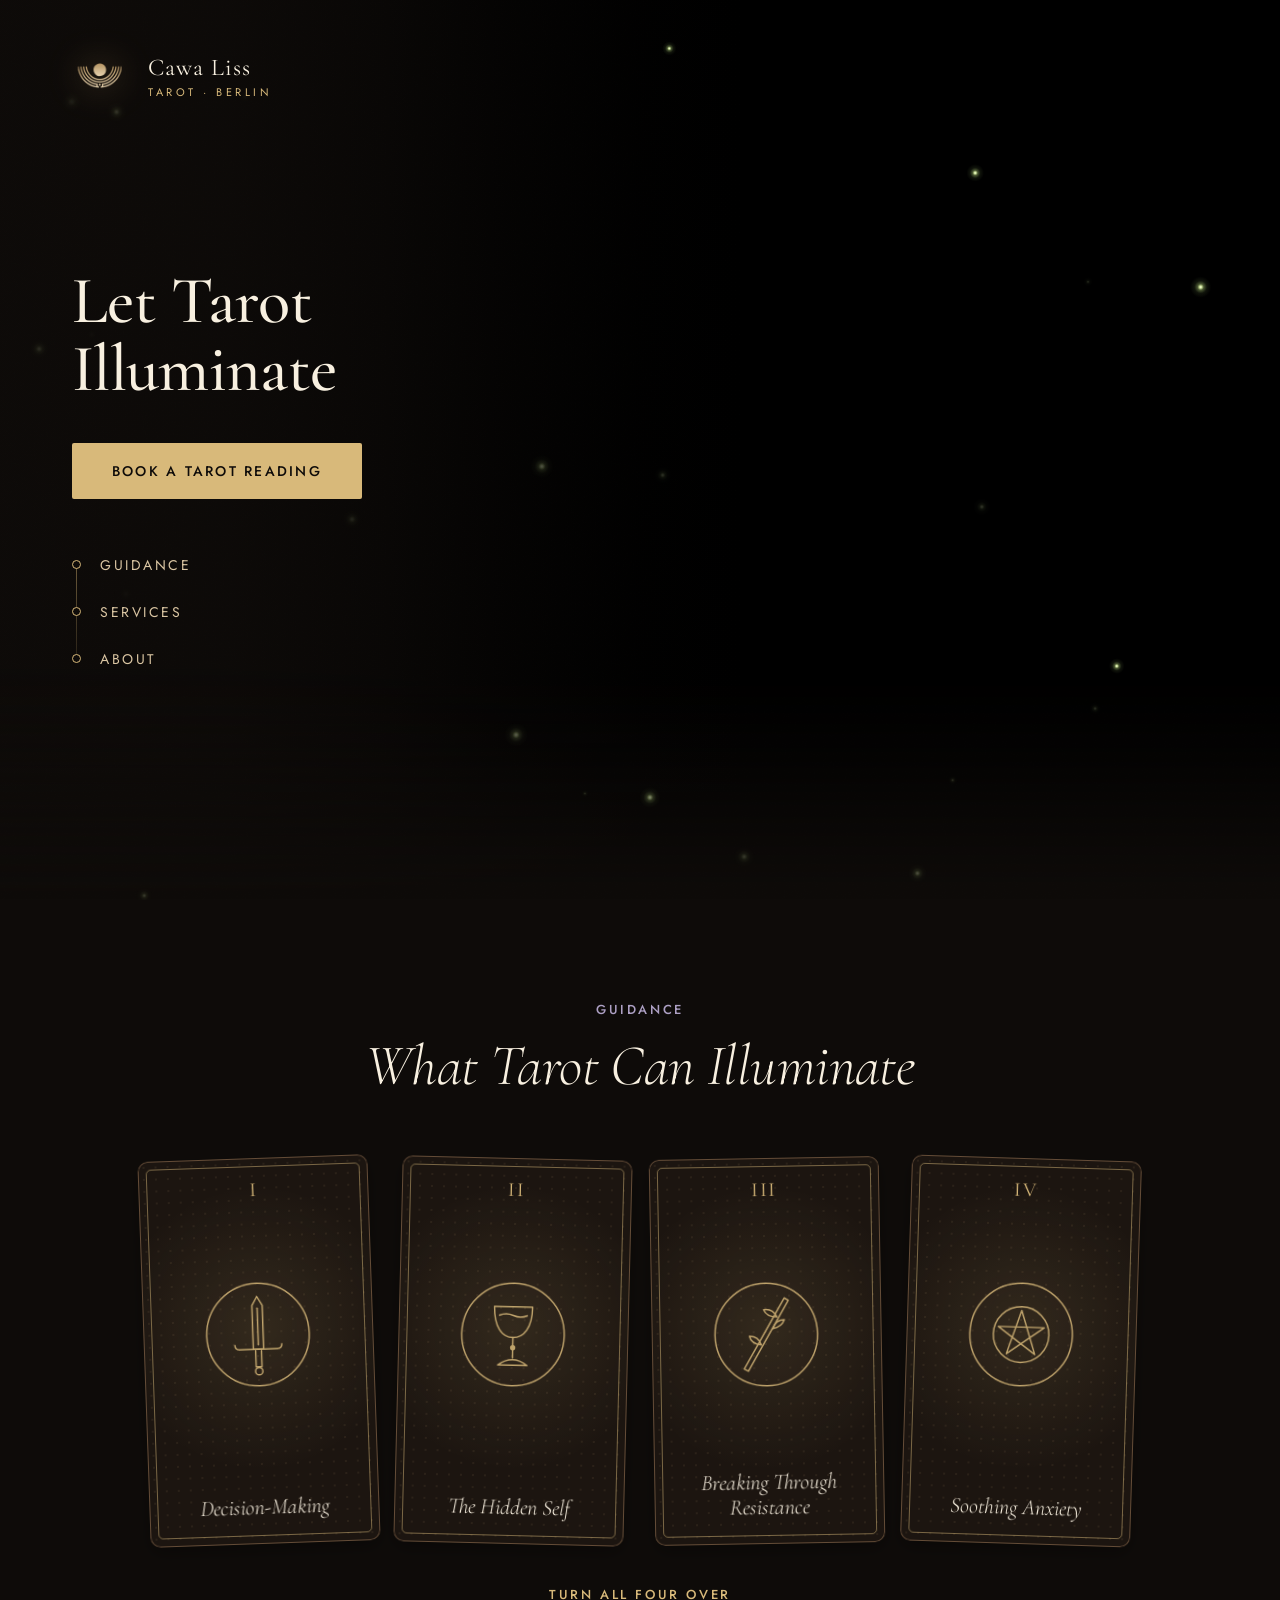
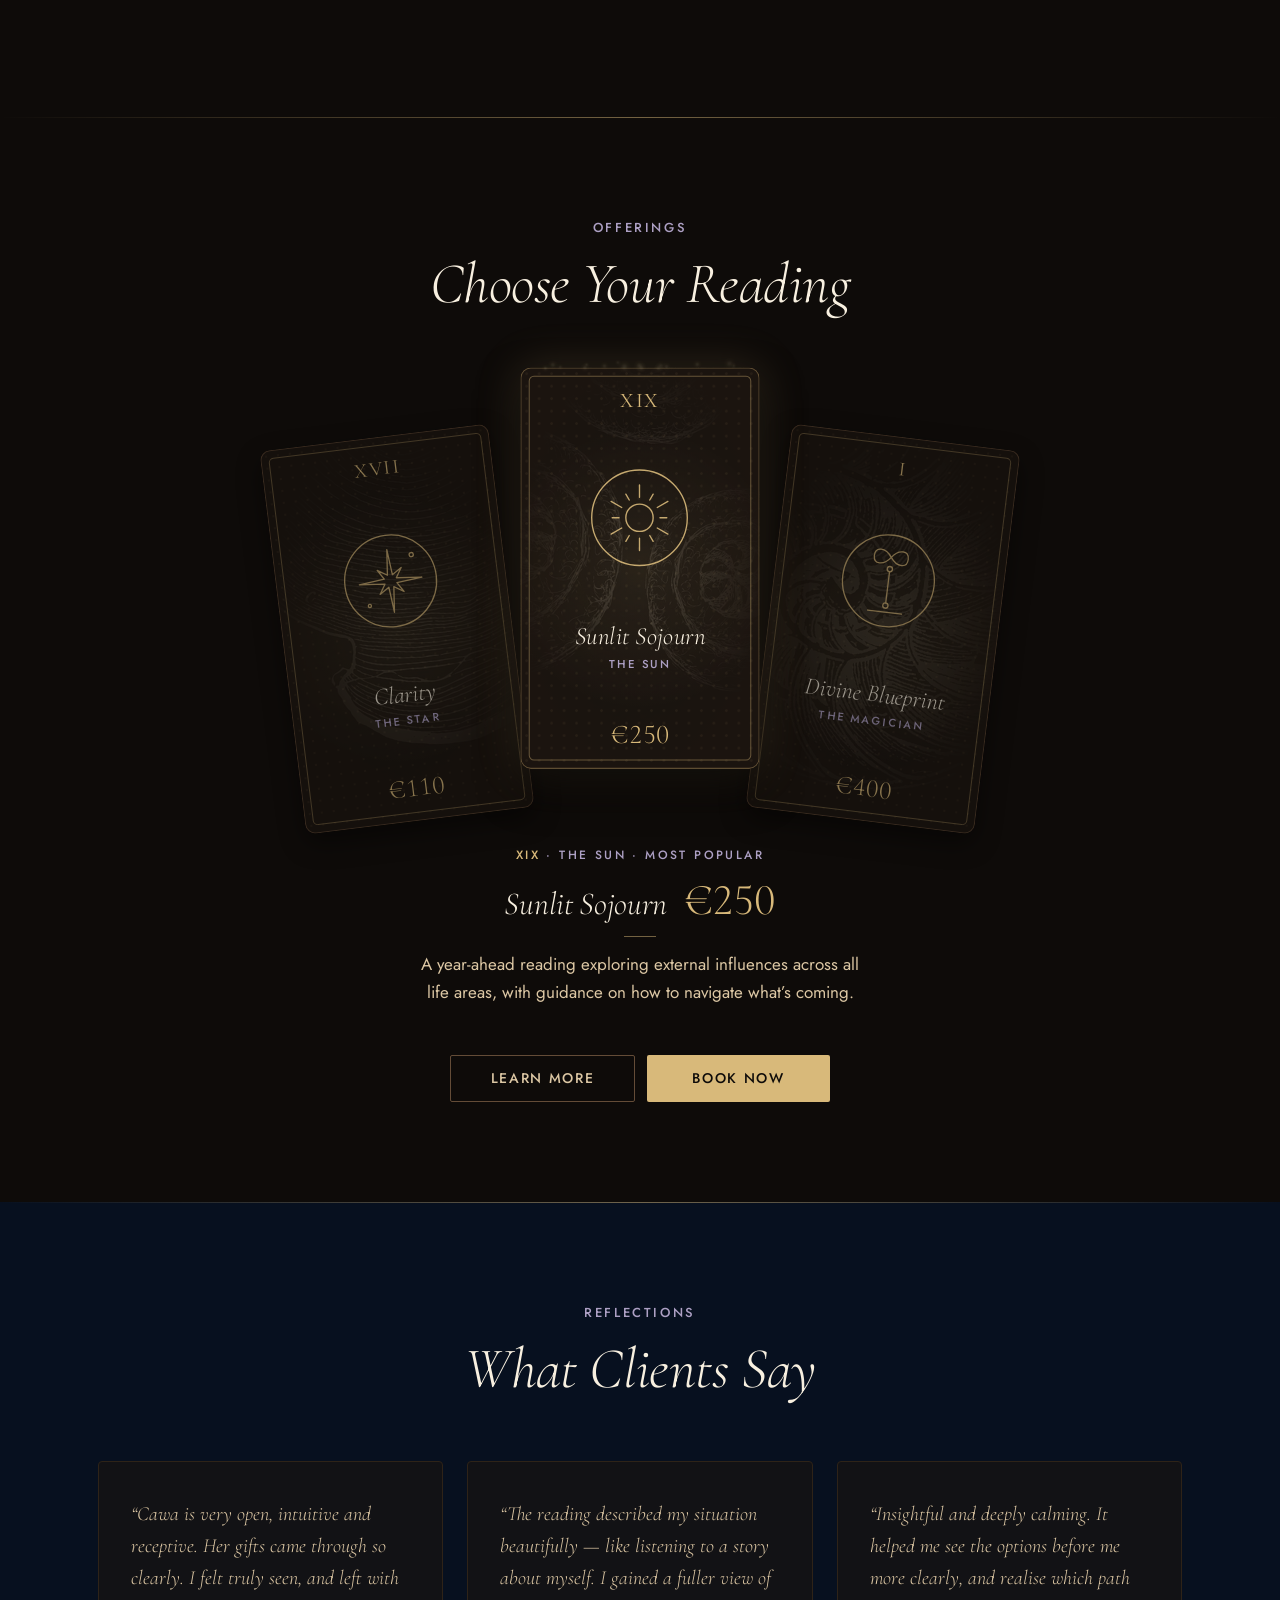
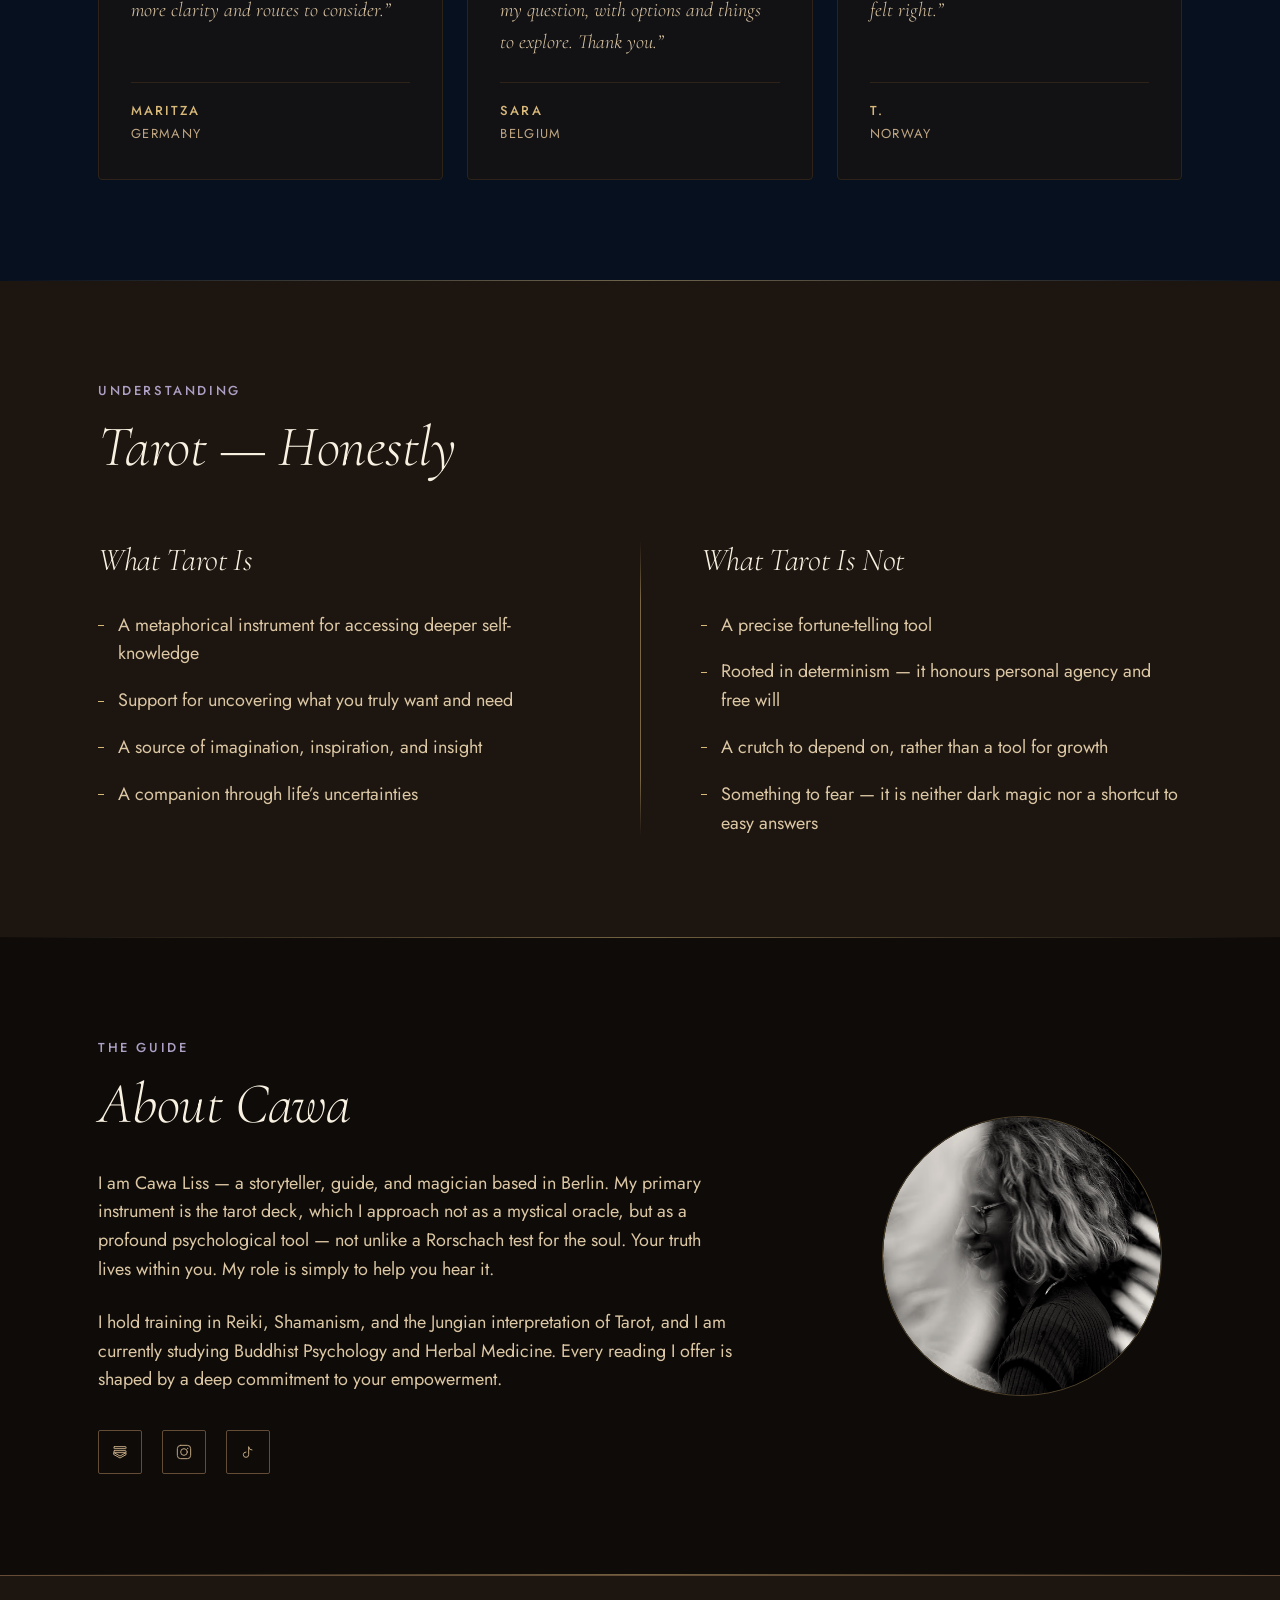
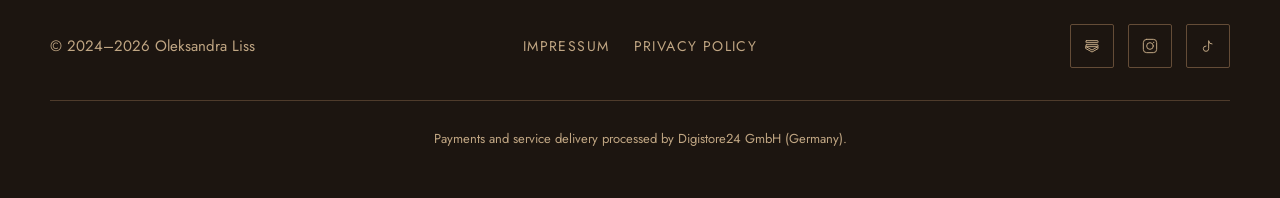
<file: index.html>
<!DOCTYPE html>
<html lang="en">
<head>
<meta charset="UTF-8">
<meta name="viewport" content="width=device-width, initial-scale=1.0">
<title>Cawa Liss — Tarot Reading Berlin</title>
<meta name="description" content="Illuminating your present for a brighter future. Tarot readings with Cawa Liss — a storyteller, guide, and magician based in Berlin.">
<meta name="theme-color" content="#0E0B09">
<meta name="color-scheme" content="dark">
<meta property="og:type" content="website">
<meta property="og:site_name" content="Cawa Liss">
<meta property="og:title" content="Cawa Liss — Tarot Reading Berlin">
<meta property="og:description" content="Illuminating your present for a brighter future. Tarot readings with Cawa Liss — a storyteller, guide, and magician based in Berlin.">
<meta name="twitter:card" content="summary">
<link rel="apple-touch-icon" href="/assets/cawa_logo.png">
<link rel="icon" type="image/png" href="assets/cawa_logo.png">
<script src="assets/site.js"></script>
<link rel="preconnect" href="https://fonts.googleapis.com">
<link rel="preconnect" href="https://fonts.gstatic.com" crossorigin>
<link href="https://fonts.googleapis.com/css2?family=Cormorant+Garamond:ital,wght@0,300;0,400;0,500;1,300;1,400&family=Jost:wght@300;400;500;600&display=swap" rel="stylesheet">
<style>
/* ── RESET & BASE ── */
*, *::before, *::after { margin: 0; padding: 0; box-sizing: border-box; }
html { scroll-behavior: smooth; font-size: 16px; }

/* ── TOKENS ── */
:root {
  --obsidian:    #0E0B09;
  --dark-earth:  #1C1510;
  --soil:        #2E2318;
  --bark:        #4A3728;
  --clay:        #7A5C3E;
  --sand:        #C4A882;
  --gold:        #C9A96C;
  --gold-light:  #E2C98A;
  --gold-dim:    rgba(201,169,108,0.3);
  --cream:       #F0E4CC;
  --parchment:   #F8F0E3;
  --midnight:    #07101F;
  --mist:        #8B7B9E;
  --font-display: 'Cormorant Garamond', Georgia, serif;
  --font-body:    'Jost', system-ui, sans-serif;
  --ease:        cubic-bezier(0.4, 0, 0.2, 1);
}

body {
  font-family: var(--font-body);
  background: var(--obsidian);
  color: var(--sand);
  -webkit-font-smoothing: antialiased;
  overflow-x: hidden;
}

/* ── NAV ── */
nav {
  position: fixed;
  top: 0; left: 0; right: 0;
  margin-top: 0;
  padding-top: 0;
  z-index: 100;
  display: grid;
  grid-template-columns: 1fr auto 1fr;
  align-items: center;
  justify-content: space-between;
  padding: 0 48px;
  height: 72px;
  transition: background 0.4s var(--ease), backdrop-filter 0.4s var(--ease), border-color 0.4s var(--ease);
  border-bottom: none;
}
nav.scrolled {
  background: rgba(14,11,9,0.88);
  backdrop-filter: blur(18px);
  -webkit-backdrop-filter: blur(18px);
  border-color: rgba(100,76,55,0.7);
}
.nav-logo {
  display: grid;
  align-items: center;
  text-decoration: none;
  height: 36px;
}
.nav-logo img,
.nav-logo-name {
  grid-area: 1 / 1;
}
.nav-logo img {
  height: 36px;
  width: auto;
  opacity: 0;
  transform: scale(0.85);
  transition: opacity 0.5s var(--ease), transform 0.5s var(--ease);
}
.nav-logo-name {
  font-family: var(--font-display);
  font-size: 20px;
  font-weight: 400;
  color: var(--cream);
  letter-spacing: 0.04em;
  opacity: 1;
  transition: opacity 0.5s var(--ease);
  position: relative;
  top: -2px;
}
.nav-logo.scrolled img {
  opacity: 1;
  transform: scale(1);
}
.nav-logo.scrolled .nav-logo-name {
  opacity: 0;
}
.nav-links {
  display: flex;
  align-items: center;
  gap: 36px;
  list-style: none;
}
.nav-links a {
  font-family: var(--font-body);
  font-size: 13px;
  font-weight: 400;
  letter-spacing: 0.12em;
  text-transform: uppercase;
  color: var(--sand);
  text-decoration: none;
  transition: color 0.3s;
}
@media (hover: hover) and (pointer: fine) { .nav-links a:hover { color: var(--gold-light); } }
.nav-cta {
  justify-self: end;
  font-family: var(--font-body);
  font-size: 12px;
  font-weight: 500;
  letter-spacing: 0.12em;
  text-transform: uppercase;
  color: var(--gold);
  border: 1px solid var(--gold-dim);
  padding: 9px 22px;
  border-radius: 2px;
  text-decoration: none;
  opacity: 0;
  pointer-events: none;
  transition: all 0.3s var(--ease), opacity 0.5s var(--ease);
}
.nav-cta.visible {
  opacity: 1;
  pointer-events: auto;
}
@media (hover: hover) and (pointer: fine) { .nav-cta:hover {
  background: rgba(201,169,108,0.1);
  border-color: var(--gold);
  color: var(--gold-light);
} }
.hamburger {
  justify-self: end;
  display: none;
  flex-direction: column;
  gap: 5px;
  cursor: pointer;
  background: none;
  border: none;
  padding: 4px;
}
.hamburger span {
  display: block;
  width: 26px;
  height: 1.5px;
  background: var(--gold);
  transition: all 0.35s var(--ease);
  transform-origin: center;
}
.hamburger.open span:nth-child(1) { transform: translateY(6.5px) rotate(45deg); }
.hamburger.open span:nth-child(2) { opacity: 0; transform: scaleX(0); }
.hamburger.open span:nth-child(3) { transform: translateY(-6.5px) rotate(-45deg); }

.mobile-menu {
  position: fixed;
  top: 72px; left: 0; right: 0;
  background: rgba(14,11,9,0.97);
  backdrop-filter: blur(24px);
  -webkit-backdrop-filter: blur(24px);
  border-bottom: none;
  z-index: 99;
  padding: 32px 48px 40px;
  display: none;
  flex-direction: column;
  gap: 28px;
  pointer-events: none;
}
.mobile-menu.open {
  display: flex;
  pointer-events: all;
}
.mobile-menu a {
  font-family: var(--font-body);
  font-size: 15px;
  letter-spacing: 0.1em;
  text-transform: uppercase;
  color: var(--sand);
  text-decoration: none;
  transition: color 0.3s;
}
@media (hover: hover) and (pointer: fine) { .mobile-menu a:hover { color: var(--gold-light); } }
.mobile-menu .nav-cta { align-self: flex-start; }

/* ── SECTIONS ── */
section {
  position: relative;
}
.section-inner {
  max-width: 1180px;
  margin: 0 auto;
  padding: 100px 48px;
}
.section-label {
  font-family: var(--font-body);
  font-size:12px;
  font-weight: 500;
  letter-spacing: 0.2em;
  text-transform: uppercase;
  color: var(--mist);
  margin-bottom: 16px;
}
.section-title {
  font-family: var(--font-display);
  font-size: clamp(32px, 4vw, 52px);
  font-weight: 300;
  color: var(--cream);
  line-height: 1.1;
  letter-spacing: -0.02em;
  margin-bottom: 60px;
}
.section-title.center { text-align: center; }
.section-divider {
  width: 100%;
  height: 1px;
  background: linear-gradient(90deg, transparent, var(--gold-dim), transparent);
}

/* ── APPLICATIONS ── */
#applications { background: var(--obsidian); }
/* Four cards dealt face down (assets/guidance.js); each turns over to show its reading. */
.tr-wrap { position: relative; }
.tr-deck {
  list-style: none;
  display: flex;
  flex-wrap: wrap;
  justify-content: center;
  gap: 28px 24px;
}
.tr-slot {
  flex: 0 0 calc((100% - 3 * 24px) / 4);
  max-width: 230px;
  perspective: 1400px;
}
/* Before the deal (set by guidance.js, so the cards still show without JS) */
.tr-deck[data-deal] .tr-slot {
  opacity: 0;
  transform: translateY(32px) rotate(calc(var(--tilt) * -3));
  transition: opacity 500ms ease-out, transform 700ms cubic-bezier(0.23, 1, 0.32, 1);
  transition-delay: calc(var(--i) * 90ms);
}
.tr-deck[data-deal].dealt .tr-slot { opacity: 1; transform: rotate(var(--tilt)); }
.tr-deck[data-deal].settled .tr-slot { transition-duration: 250ms; transition-delay: 0ms; }
@media (hover: hover) and (pointer: fine) {
  .tr-deck[data-deal].settled .tr-slot:hover { transform: rotate(0deg) translateY(-6px); }
  .tr-slot:hover .tr-card::after { opacity: 1; }
}
.tr-card {
  position: relative;
  display: block;
  width: 100%;
  aspect-ratio: 5 / 8.4;
  padding: 0;
  border: 0;
  border-radius: 10px;
  background: none;
  color: inherit;
  font: inherit;
  text-align: center;
  cursor: pointer;
  transition: scale 150ms ease-out;
}
.tr-card:active { scale: 0.96; }
.tr-card::after {
  content: "";
  position: absolute;
  inset: 0;
  border-radius: 10px;
  box-shadow: 0 14px 36px rgba(0,0,0,0.45), 0 0 28px rgba(216,185,122,0.16);
  opacity: 0;
  transition: opacity 250ms ease-out;
  pointer-events: none;
}
.tr-inner {
  position: absolute;
  inset: 0;
  transform-style: preserve-3d;
  transition: transform 650ms cubic-bezier(0.32, 0.72, 0, 1);
}
.tr-card[aria-expanded="true"] .tr-inner { transform: rotateY(180deg); }
.tr-face {
  position: absolute;
  inset: 0;
  display: flex;
  flex-direction: column;
  align-items: center;
  border-radius: 10px;
  backface-visibility: hidden;
  -webkit-backface-visibility: hidden;
  box-shadow: inset 0 0 0 1px var(--bark), 0 6px 18px rgba(0,0,0,0.35);
  overflow: hidden;
}
.tr-face::before {   /* inner gilt frame */
  content: "";
  position: absolute;
  inset: 8px;
  border: 1px solid var(--gold-dim);
  border-radius: 5px;
  pointer-events: none;
}
.tr-back {
  justify-content: space-between;
  padding: 22px 14px 24px;
  background:
    radial-gradient(circle at 50% 44%, rgba(216,185,122,0.12), transparent 58%),
    radial-gradient(rgba(216,185,122,0.08) 1px, transparent 1.5px) 0 0 / 12px 12px,
    var(--dark-earth);
}
.tr-roman {
  font-family: var(--font-display);
  font-size: 20px;
  line-height: 1;
  letter-spacing: 0.08em;
  color: var(--gold);
}
.tr-sigil {
  width: 58%;
  fill: none;
  stroke: var(--gold);
  stroke-width: 1;
  stroke-linecap: round;
  stroke-linejoin: round;
  opacity: 0.85;
}
.tr-sigil .tr-fill { fill: var(--gold); stroke: none; }
.tr-name, .tr-fname {
  font-family: var(--font-display);
  font-style: italic;
  font-weight: 300;
  font-size: 22px;
  line-height: 1.15;
  color: var(--cream);
  text-wrap: balance;
}
.tr-name {   /* two-line names don't lift the suit icon */
  min-height: 2.3em;
  display: flex;
  align-items: flex-end;
  justify-content: center;
}
.tr-front {
  transform: rotateY(180deg);
  justify-content: center;
  gap: 10px;
  padding: 22px 20px;
  background: radial-gradient(circle at 50% 0%, rgba(216,185,122,0.10), transparent 60%), var(--dark-earth);
}
.tr-front .app-numeral { font-size: 34px; color: var(--gold); }
.tr-rule { width: 28px; height: 1px; background: var(--gold-dim); }
.tr-desc { font-size: 15px; line-height: 1.5; color: var(--sand); text-wrap: pretty; }
.tr-all {
  display: flex;
  align-items: center;
  justify-content: center;
  min-height: 44px;
  margin: 28px auto 0;
  padding: 0 18px;
  border: 0;
  background: none;
  cursor: pointer;
  font-family: var(--font-body);
  font-size: var(--text-label, 13px);
  font-weight: 500;
  letter-spacing: 0.2em;
  text-transform: uppercase;
  color: var(--gold);
  transition: color 150ms ease-out;
}
@media (hover: hover) and (pointer: fine) { .tr-all:hover { color: var(--gold-light); } }
.tr-burst {
  position: absolute;
  inset: -40px;
  width: calc(100% + 80px);
  height: calc(100% + 80px);
  pointer-events: none;
}
@media (prefers-reduced-motion: reduce) {
  .tr-deck[data-deal] .tr-slot, .tr-inner, .tr-card { transition: none; }
}

.app-numeral {
  font-family: var(--font-display);
  font-size: 48px;
  font-weight: 300;
  color: var(--gold-dim);
  line-height: 1;
  letter-spacing: -0.04em;
  font-variant-numeric: lining-nums tabular-nums; /* old-style "01" read as "OI" */
  user-select: none;
}

/* ── SERVICES ── */
#services { background: var(--obsidian); }
/* Three readings as a tarot spread (assets/offerings.js): cards fan out; the drawn one rises
   and its reading shows beneath. The spread is a tablist; each reading is its tabpanel. */
.sp-table { position: relative; }
.sp-spread { display: flex; justify-content: center; align-items: flex-end; padding: 36px 0 8px; }
.sp-card {
  --w: 230px;
  position: relative;
  flex: 0 0 var(--w);
  aspect-ratio: 5 / 8.4;
  margin: 0 -10px;
  padding: 0;
  border: 0;
  border-radius: 10px;
  background: none;
  color: inherit;
  font: inherit;
  text-align: center;
  cursor: pointer;
  transform: translateY(var(--y)) rotate(var(--r));
  transform-origin: 50% 120%;
  transition: transform 420ms cubic-bezier(0.32, 0.72, 0, 1);
  -webkit-tap-highlight-color: transparent;
}
.sp-card[aria-selected="true"] { transform: translateY(-26px) scale(1.04); z-index: 2; }
.sp-card:focus-visible { outline: none; }
.sp-card:focus-visible .sp-face { box-shadow: inset 0 0 0 1px var(--gold), 0 0 0 3px rgba(201,169,108,0.45); }
.sp-face {
  position: absolute;
  inset: 0;
  display: flex;
  flex-direction: column;
  align-items: center;
  justify-content: space-between;
  padding: 22px 14px 20px;
  border-radius: 10px;
  overflow: hidden;
  background:
    radial-gradient(circle at 50% 50%, rgba(216,185,122,0.12), transparent 60%),
    radial-gradient(rgba(216,185,122,0.08) 1px, transparent 1.5px) 0 0 / 12px 12px,
    var(--dark-earth);
  box-shadow: inset 0 0 0 1px var(--bark), 0 10px 26px rgba(0,0,0,0.45);
  transition: box-shadow 250ms ease-out, scale 150ms ease-out;
}
.sp-face::before {   /* inner gilt frame, as on the Guidance cards */
  content: "";
  position: absolute;
  inset: 8px;
  border: 1px solid var(--gold-dim);
  border-radius: 5px;
  pointer-events: none;
}
.sp-card:active .sp-face { scale: 0.98; }
.sp-card[aria-selected="true"] .sp-face {
  box-shadow: inset 0 0 0 1px rgba(201,169,108,0.5), 0 18px 40px rgba(0,0,0,0.55), 0 0 44px rgba(216,185,122,0.18);
}
.sp-art { position: absolute; inset: 0; opacity: 0.22; }
.sp-art img {
  width: 100%;
  height: 100%;
  object-fit: cover;
  filter: invert(1) brightness(0.55) sepia(0.3);
  mix-blend-mode: screen;
}
.sp-art::after {
  content: "";
  position: absolute;
  inset: 0;
  background: radial-gradient(ellipse at 50% 50%, transparent 20%, var(--dark-earth) 75%);
}
.sp-dim {   /* cards not drawn sit back in shadow */
  position: absolute;
  inset: 0;
  border-radius: 10px;
  background: var(--obsidian);
  opacity: 0.4;
  pointer-events: none;
  transition: opacity 300ms ease-out;
}
.sp-card[aria-selected="true"] .sp-dim { opacity: 0; }
@media (hover: hover) and (pointer: fine) {
  .sp-spread.settled .sp-card:not([aria-selected="true"]):hover { transform: translateY(calc(var(--y) - 10px)) rotate(var(--r)); }
  .sp-card:hover .sp-dim { opacity: 0.15; }
}
.sp-roman, .sp-sigil, .sp-name, .sp-price { position: relative; }
.sp-roman {
  font-family: var(--font-display);
  font-size: 20px;
  line-height: 1;
  letter-spacing: 0.08em;
  color: var(--gold);
  font-variant-numeric: lining-nums;
}
.sp-sigil {
  width: 52%;
  fill: none;
  stroke: var(--gold);
  stroke-width: 1;
  stroke-linecap: round;
  stroke-linejoin: round;
  opacity: 0.9;
}
.sp-name {
  font-family: var(--font-display);
  font-style: italic;
  font-weight: 300;
  font-size: 24px;
  line-height: 1.1;
  color: var(--cream);
  text-wrap: balance;
}
.sp-arcana {
  display: block;
  margin-top: 6px;
  font-family: var(--font-body);
  font-style: normal;
  font-size: 11px;
  font-weight: 500;
  letter-spacing: 0.2em;
  text-transform: uppercase;
  color: var(--mist);
}
.sp-price {
  font-family: var(--font-display);
  font-size: 26px;
  font-weight: 300;
  line-height: 1;
  color: var(--gold);
  font-variant-numeric: lining-nums tabular-nums;
}
/* Before the deal (set by offerings.js, so the cards still show without JS) */
.sp-spread[data-deal] .sp-card {
  opacity: 0;
  transform: translateX(var(--from)) translateY(30px);
  transition: none;
}
.sp-spread.dealt .sp-card {
  opacity: 1;
  transform: translateY(var(--y)) rotate(var(--r));
  transition: opacity 300ms ease-out, transform 700ms cubic-bezier(0.32, 0.72, 0, 1);
  transition-delay: calc(var(--i) * 110ms);
}
.sp-spread.dealt .sp-card[aria-selected="true"] { transform: translateY(-26px) scale(1.04); }
.sp-spread.settled .sp-card { transition: transform 420ms cubic-bezier(0.32, 0.72, 0, 1); }
.sp-burst {
  position: absolute;
  inset: -40px;
  width: calc(100% + 80px);
  height: calc(100% + 80px);
  pointer-events: none;
  z-index: 3;
}

.sp-readings { max-width: 560px; margin: 40px auto 0; }
.sp-readings[data-tabs] { display: grid; }
.sp-readings[data-tabs] > .sp-reading { grid-area: 1 / 1; }
/* hidden readings keep their space, so drawing a shorter one doesn't pull the page up */
.sp-readings[data-tabs] > .sp-reading[hidden] { display: flex; visibility: hidden; }
.sp-reading {
  display: flex;
  flex-direction: column;
  align-items: center;
  gap: 14px;
  text-align: center;
}
.sp-reading + .sp-reading { margin-top: 56px; }   /* no-JS: readings stack */
.sp-readings[data-tabs] > .sp-reading { margin-top: 0; }
.sp-kicker {
  font-family: var(--font-body);
  font-size: 12px;
  font-weight: 500;
  letter-spacing: 0.2em;
  text-transform: uppercase;
  color: var(--mist);
}
.sp-kicker b { font-weight: 500; color: var(--gold); }
.sp-title { display: flex; align-items: baseline; gap: 16px; }
.sp-reading .service-price { font-variant-numeric: lining-nums tabular-nums; }
.sp-reading .service-desc { max-width: 46ch; text-wrap: pretty; }
.sp-reading .service-actions { width: min(100%, 380px); }
@media (prefers-reduced-motion: reduce) {
  .sp-card, .sp-spread.dealt .sp-card, .sp-spread.settled .sp-card, .sp-dim, .sp-face { transition: none; }
}
.service-name {
  font-family: var(--font-display);
  font-size: 28px;
  font-weight: 400;
  color: var(--cream);
  line-height: 1.1;
}
.service-price {
  font-family: var(--font-display);
  font-size: 40px;
  font-weight: 300;
  color: var(--gold);
  line-height: 1;
  letter-spacing: -0.02em;
}
.service-desc {
  font-family: var(--font-body);
  font-size: 15px;
  font-weight: 300;
  color: var(--sand);
  line-height: 1.75;
  flex: 1;
}
.service-divider {
  width: 32px;
  height: 1px;
  background: var(--gold-dim);
}
.service-actions {
  display: flex;
  gap: 12px;
  margin-top: 8px;
}
.btn-primary {
  display: inline-flex;
  align-items: center;
  justify-content: center;
  font-family: var(--font-body);
  font-size: 12px;
  font-weight: 500;
  letter-spacing: 0.12em;
  text-transform: uppercase;
  color: var(--obsidian);
  background: var(--gold);
  padding: 11px 22px;
  border-radius: 2px;
  text-decoration: none;
  transition: all 0.3s var(--ease);
  flex: 1;
  text-align: center;
  line-height: 1.2;
}
@media (hover: hover) and (pointer: fine) { .btn-primary:hover {
  background: var(--gold-light);
  transform: scale(0.98);
} }
.btn-outline {
  display: inline-flex;
  align-items: center;
  justify-content: center;
  font-family: var(--font-body);
  font-size: 12px;
  font-weight: 500;
  letter-spacing: 0.12em;
  text-transform: uppercase;
  color: var(--sand);
  border: 1px solid var(--bark);
  padding: 11px 22px;
  border-radius: 2px;
  text-decoration: none;
  transition: all 0.3s var(--ease);
  flex: 1;
  text-align: center;
  line-height: 1.2;
}
@media (hover: hover) and (pointer: fine) { .btn-outline:hover {
  border-color: var(--gold-dim);
  color: var(--gold-light);
} }

/* ── TESTIMONIALS ── */
#testimonials { background: var(--midnight); }
.testimonials-grid {
  display: grid;
  grid-template-columns: repeat(3, 1fr);
  gap: 24px;
}
.testimonial-card {
  display: flex;
  flex-direction: column;
  gap: 24px;
  padding: 36px 32px;
  border: 1px solid var(--soil);
  border-radius: 4px;
  background: rgba(28,21,16,0.6);
}
.testimonial-quote {
  font-family: var(--font-display);
  font-size: 18px;
  font-style: italic;
  font-weight: 300;
  color: var(--sand);
  line-height: 1.7;
  flex: 1;
}
.testimonial-quote::before { content: '\201C'; }
.testimonial-quote::after  { content: '\201D'; }
.testimonial-meta {
  border-top: 1px solid var(--soil);
  padding-top: 18px;
}
.testimonial-name {
  font-family: var(--font-body);
  font-size:12px;
  font-weight: 500;
  letter-spacing: 0.16em;
  text-transform: uppercase;
  color: var(--gold);
}
.testimonial-location {
  font-family: var(--font-body);
  font-size:12px;
  letter-spacing: 0.1em;
  text-transform: uppercase;
  color: var(--clay);
  margin-top: 4px;
}

/* ── IS / ISN'T ── */
#philosophy { background: var(--dark-earth); }
.philosophy-cols {
  display: grid;
  grid-template-columns: 1fr 1px 1fr;
  gap: 0 60px;
  align-items: start;
}
.gold-divider-v {
  background: linear-gradient(to bottom, transparent, var(--gold-dim) 20%, var(--gold-dim) 80%, transparent);
  align-self: stretch;
}
.philosophy-col-title {
  font-family: var(--font-display);
  font-size: 28px;
  font-weight: 400;
  color: var(--cream);
  margin-bottom: 32px;
  letter-spacing: -0.01em;
}
.philosophy-list {
  list-style: none;
  display: flex;
  flex-direction: column;
  gap: 18px;
}
.philosophy-list li {
  font-family: var(--font-body);
  font-size: 16px;
  font-weight: 300;
  color: var(--sand);
  line-height: 1.65;
  padding-left: 20px;
  position: relative;
}
.philosophy-list li::before {
  content: '';
  position: absolute;
  left: 0;
  top: 10px;
  width: 6px;
  height: 1px;
  background: var(--gold);
}

/* ── ABOUT ── */
#about { background: var(--obsidian); }
.about-grid {
  display: grid;
  grid-template-columns: 1fr 320px;
  gap: 80px;
  align-items: center;
}
.about-text p {
  font-family: var(--font-body);
  font-size: 16px;
  font-weight: 300;
  color: var(--sand);
  line-height: 1.85;
  max-width: 58ch;
  margin-bottom: 24px;
}
.about-text p:last-of-type { margin-bottom: 0; }
.about-socials {
  display: flex;
  gap: 20px;
  margin-top: 36px;
  align-items: center;
}
.social-link {
  display: flex;
  align-items: center;
  justify-content: center;
  width: 40px;
  height: 40px;
  border: 1px solid var(--bark);
  border-radius: 2px;
  color: var(--clay);
  text-decoration: none;
  transition: all 0.3s var(--ease);
}
@media (hover: hover) and (pointer: fine) { .social-link:hover {
  border-color: var(--gold-dim);
  color: var(--gold);
} }
.social-link svg {
  width: 16px;
  height: 16px;
  stroke: currentColor;
  fill: none;
  stroke-width: 1.5;
  stroke-linecap: round;
  stroke-linejoin: round;
}
.portrait-wrap {
  display: flex;
  align-items: center;
  justify-content: center;
}
.portrait-circle {
  width: 280px;
  height: 280px;
  border-radius: 50%;
  border: 1px solid var(--gold-dim);
  display: flex;
  align-items: center;
  justify-content: center;
  position: relative;
  overflow: hidden;
  background: var(--soil);
}
.portrait-inner {
  display: flex;
  flex-direction: column;
  align-items: center;
  gap: 12px;
  opacity: 0.35;
}
.portrait-inner svg { width: 48px; height: 48px; stroke: var(--gold); fill: none; stroke-width: 1; }
.portrait-inner span {
  font-family: var(--font-body);
  font-size:12px;
  letter-spacing: 0.14em;
  text-transform: uppercase;
  color: var(--gold);
}

/* ── FOOTER ── */
footer {
  background: var(--dark-earth);
  border-top: 1px solid var(--bark);
  padding: 48px;
}
.footer-inner {
  max-width: 1180px;
  margin: 0 auto;
  display: grid;
  grid-template-columns: 1fr auto 1fr;
  gap: 32px;
  align-items: center;
  margin-bottom: 32px;
}
.footer-copy {
  font-family: var(--font-body);
  font-size: 13px;
  color: var(--clay);
}
.footer-links {
  display: flex;
  gap: 24px;
  justify-content: center;
}
.footer-links a {
  font-family: var(--font-body);
  font-size: 12px;
  letter-spacing: 0.1em;
  text-transform: uppercase;
  color: var(--clay);
  text-decoration: none;
  transition: color 0.3s;
}
@media (hover: hover) and (pointer: fine) { .footer-links a:hover { color: var(--gold); } }
.footer-socials {
  display: flex;
  gap: 14px;
  justify-content: flex-end;
}
.footer-smallprint {
  max-width: 1180px;
  margin: 0 auto;
  padding-top: 28px;
  border-top: 1px solid rgba(100,76,55,0.7);
  font-family: var(--font-body);
  font-size:12px;
  color: var(--bark);
  text-align: center;
  line-height: 1.6;
}

/* ── RESPONSIVE ── */
@media (max-width: 900px) {
  .section-inner { padding: 72px 28px; }
  .nav-links, .nav-cta { display: none; }
  .hamburger { display: flex; }

  .tr-slot { flex-basis: calc((100% - 24px) / 2); }
  .testimonials-grid { grid-template-columns: 1fr; }

  .philosophy-cols {
    grid-template-columns: 1fr;
    gap: 48px 0;
  }
  .gold-divider-v { display: none; }

  .about-grid {
    grid-template-columns: 1fr;
    gap: 48px;
  }
  .portrait-wrap { order: -1; }
  .portrait-circle { width: 220px; height: 220px; }

  .footer-inner { grid-template-columns: 1fr; text-align: center; gap: 20px; }
  .footer-links { flex-wrap: wrap; }
  .footer-socials { justify-content: center; }

  nav { padding: 0 24px; grid-template-columns: 1fr auto; }
  .mobile-menu { padding: 32px 24px 40px; }

}

@media (max-width: 600px) {
  .section-inner { padding: 56px 20px; }
  .tr-deck { gap: 22px 14px; }
  .tr-slot { flex-basis: calc((100% - 14px) / 2); }
  .tr-name, .tr-fname { font-size: 19px; }
  .tr-front { padding: 18px 14px; gap: 8px; }
  .tr-front .app-numeral { font-size: 28px; }
  .tr-desc { font-size: 14px; }
  .service-actions { flex-direction: column; }
  .sp-spread { padding-top: 30px; }
  .sp-card { --w: calc((100vw - 40px) / 3 - 2px); margin: 0 -3px; }
  .sp-card:first-child { --r: -4deg !important; --y: 14px !important; }   /* beat the inline fan values */
  .sp-card:last-child { --r: 4deg !important; --y: 14px !important; }
  .sp-face { padding: 14px 8px 12px; }
  .sp-roman { font-size: 15px; }
  .sp-name { font-size: 16px; }
  .sp-arcana { display: none; }
  .sp-price { font-size: 19px; }
  .sp-card[aria-selected="true"], .sp-spread.dealt .sp-card[aria-selected="true"] { transform: translateY(-18px) scale(1.05); }
  .sp-title { flex-direction: column; align-items: center; gap: 6px; }
}

/* ── HEADING STYLE (baked from the former "Intimate" tweak) ── */
h1, h2, h3, .section-title, .service-name, .philosophy-col-title {
  font-style: italic !important;
  font-weight: 300 !important;
  letter-spacing: -0.01em !important; /* display sizes tighten slightly */
}

/* Mobile-menu CTA: the global ".nav-cta" rules hide it, so opt it back in */
.mobile-menu .nav-cta { opacity: 1; pointer-events: auto; }
@media (max-width: 900px) {
  .mobile-menu .nav-cta { display: inline-flex; align-items: center; }
}
</style>
<link rel="stylesheet" href="assets/site.css">
<link rel="stylesheet" href="assets/hero/hero.css">
</head>
<body>
<a class="skip-link" href="#main">Skip to content</a>

<!-- NAV -->

<nav id="main-nav" class="over-hero">
  <a href="#hero" class="nav-logo">
    <img src="assets/cawa_logo.png" width="240" height="240" alt="Cawa Liss">
    <span class="nav-logo-name">Cawa Liss</span>
  </a>
  <ul class="nav-links">
    <li><a href="#applications">Tarot</a></li>
    <li><a href="#services">Services</a></li>
    <li><a href="#about">About</a></li>
  </ul>
  <a href="#services" class="nav-cta nav-links">Book a Reading</a>
  <button class="hamburger" id="hamburger" aria-label="Open menu" aria-expanded="false" aria-controls="mobile-menu">
    <span aria-hidden="true"></span><span aria-hidden="true"></span><span aria-hidden="true"></span>
  </button>
</nav>

<!-- MOBILE MENU -->
<div class="mobile-menu" id="mobile-menu">
  <a href="#applications" class="mobile-link">Tarot</a>
  <a href="#services" class="mobile-link">Services</a>
  <a href="#about" class="mobile-link">About</a>
  <a href="#services" class="nav-cta">Book a Reading</a>
</div>

<main id="main">
<!-- HERO -->
<section id="hero">
  <div class="hero-media">
    <video autoplay muted loop playsinline preload="auto" poster="assets/hero/hero-poster.jpg" aria-hidden="true">
      <source src="assets/hero/hero-mobile.mp4" type="video/mp4" media="(max-width: 760px)">
      <source src="assets/hero/hero-desktop.mp4" type="video/mp4">
    </video>
    <canvas aria-hidden="true"></canvas>
  </div>
  <div class="hero-grain" aria-hidden="true"></div>
  <div class="hero-lantern" aria-hidden="true"><div class="hero-lantern-dim"></div><div class="hero-lantern-glow"></div></div>
  <canvas class="hero-sparks" aria-hidden="true"></canvas>

  <div class="hero-inner">
    <div class="hero-top">
      <a href="#hero" class="hero-brand">
        <img src="assets/cawa_logo.png" width="240" height="240" alt="">
        <span class="hero-brand-text">
          <span>Cawa Liss</span>
          <span class="hero-brand-sub">Tarot · Berlin</span>
        </span>
      </a>
      <button class="hero-menu-btn" type="button" aria-label="Open menu" aria-controls="mobile-menu">
        <span aria-hidden="true"></span><span aria-hidden="true"></span><span aria-hidden="true"></span>
      </button>
    </div>
    <div class="hero-body">
      <h1 class="hero-heading">Let Tarot Illuminate</h1>
      <a href="#services" class="btn-gold">Book a Tarot Reading</a>
      <ul class="hero-links">
        <li><a href="#applications">Guidance</a></li>
        <li><a href="#services">Services</a></li>
        <li><a href="#about">About</a></li>
      </ul>
    </div>
  </div>
</section>

<!-- APPLICATIONS -->
<section id="applications" style="overflow:hidden;">
  <div class="section-inner" style="position:relative;">

    <div style="text-align:center;">
      <div class="section-label" style="text-align:center;">Guidance</div>
      <h2 class="section-title center">What Tarot Can Illuminate</h2>
    </div>
    <div class="tr-wrap">
      <ol class="tr-deck" role="list">
      <li class="tr-slot" style="--i:0;--tilt:-2deg">
        <button class="tr-card" type="button" aria-expanded="false" aria-controls="tr-face-1">
          <span class="tr-inner">
            <span class="tr-face tr-back">
              <span class="tr-roman" aria-hidden="true">I</span>
              <svg class="tr-sigil" viewBox="0 0 80 80" aria-hidden="true">
                <circle cx="40" cy="40" r="35"/>
                <path d="M40 14L43.5 20V50H36.5V20Z"/><path d="M40 22V47"/>
                <path d="M27 50H53M27 50Q24 50 24 47M53 50Q56 50 56 47"/>
                <path d="M38 51V62H42V51"/><circle cx="40" cy="65" r="2.5"/>
              </svg>
              <span class="tr-name">Decision-Making</span>
            </span>
            <span class="tr-face tr-front" id="tr-face-1" aria-hidden="true">
              <span class="app-numeral">01</span>
              <span class="tr-fname" aria-hidden="true">Decision-Making</span>
              <span class="tr-rule"></span>
              <span class="tr-desc">Navigate significant choices with clarity and informed perspective</span>
            </span>
          </span>
        </button>
      </li>
      <li class="tr-slot" style="--i:1;--tilt:1.4deg">
        <button class="tr-card" type="button" aria-expanded="false" aria-controls="tr-face-2">
          <span class="tr-inner">
            <span class="tr-face tr-back">
              <span class="tr-roman" aria-hidden="true">II</span>
              <svg class="tr-sigil" viewBox="0 0 80 80" aria-hidden="true">
                <circle cx="40" cy="40" r="35"/>
                <path d="M27 21H53C53 35 47.5 42 40 42C32.5 42 27 35 27 21Z"/>
                <path d="M30.5 27Q35 25 40 27T49.5 27"/>
                <path d="M40 42V56"/><circle class="tr-fill" cx="40" cy="49" r="1.8"/>
                <path d="M30 61Q40 53.5 50 61Z"/>
              </svg>
              <span class="tr-name">The Hidden Self</span>
            </span>
            <span class="tr-face tr-front" id="tr-face-2" aria-hidden="true">
              <span class="app-numeral">02</span>
              <span class="tr-fname" aria-hidden="true">The Hidden Self</span>
              <span class="tr-rule"></span>
              <span class="tr-desc">Surface subconscious truths that shape your reality</span>
            </span>
          </span>
        </button>
      </li>
      <li class="tr-slot" style="--i:2;--tilt:-1deg">
        <button class="tr-card" type="button" aria-expanded="false" aria-controls="tr-face-3">
          <span class="tr-inner">
            <span class="tr-face tr-back">
              <span class="tr-roman" aria-hidden="true">III</span>
              <svg class="tr-sigil" viewBox="0 0 80 80" aria-hidden="true">
                <circle cx="40" cy="40" r="35"/>
                <path d="M24.6 63.2L52.6 15.2M27.4 64.8L55.4 16.8M24.6 63.2L27.4 64.8M52.6 15.2L55.4 16.8"/>
                <path d="M47.5 28Q40.5 28 38.5 23Q44.5 22 47.5 28Z"/>
                <path d="M44.5 36Q50.5 35 52.5 30Q46.5 30 44.5 36Z"/>
                <path d="M36.5 47Q29.5 46 28.5 41Q34.5 41 36.5 47Z"/>
              </svg>
              <span class="tr-name">Breaking Through Resistance</span>
            </span>
            <span class="tr-face tr-front" id="tr-face-3" aria-hidden="true">
              <span class="app-numeral">03</span>
              <span class="tr-fname" aria-hidden="true">Breaking Through Resistance</span>
              <span class="tr-rule"></span>
              <span class="tr-desc">Uncover the fears quietly blocking your forward momentum</span>
            </span>
          </span>
        </button>
      </li>
      <li class="tr-slot" style="--i:3;--tilt:1.8deg">
        <button class="tr-card" type="button" aria-expanded="false" aria-controls="tr-face-4">
          <span class="tr-inner">
            <span class="tr-face tr-back">
              <span class="tr-roman" aria-hidden="true">IV</span>
              <svg class="tr-sigil" viewBox="0 0 80 80" aria-hidden="true">
                <circle cx="40" cy="40" r="35"/>
                <circle cx="40" cy="40" r="19"/>
                <path d="M40 23.5L49.7 53.35L24.3 34.9H55.7L30.3 53.35Z"/>
              </svg>
              <span class="tr-name">Soothing Anxiety</span>
            </span>
            <span class="tr-face tr-front" id="tr-face-4" aria-hidden="true">
              <span class="app-numeral">04</span>
              <span class="tr-fname" aria-hidden="true">Soothing Anxiety</span>
              <span class="tr-rule"></span>
              <span class="tr-desc">Find stillness through personal empowerment and self-understanding</span>
            </span>
          </span>
        </button>
      </li>
      </ol>
      <canvas class="tr-burst" aria-hidden="true"></canvas>
    </div>
    <button class="tr-all" type="button">Turn all four over</button>
  </div>
  <div class="section-divider"></div>
</section>

<!-- SERVICES -->
<section id="services">
  <div class="section-inner">
    <div style="text-align:center; margin-bottom: 0;">
      <div class="section-label" style="text-align:center;">Offerings</div>
      <h2 class="section-title center">Choose Your Reading</h2>
    </div>
    <div class="sp-table">
      <div class="sp-spread" role="tablist" aria-label="Readings">
        <button class="sp-card" type="button" role="tab" id="sp-tab-clarity" aria-controls="sp-clarity" aria-selected="false" tabindex="-1"
          style="--i:0;--r:-7deg;--y:22px;--from:100%">
          <span class="sp-face">
            <span class="sp-art"><img src="uploads/1.avif" width="846" height="504" loading="lazy" decoding="async" alt=""></span>
            <span class="sp-roman" aria-hidden="true">XVII</span>
            <svg class="sp-sigil" viewBox="0 0 80 80" aria-hidden="true">
                <circle cx="40" cy="40" r="35"/>
                <path d="M40.0 16.0L41.9 35.4L49.2 30.8L44.6 38.1L64.0 40.0L44.6 41.9L49.2 49.2L41.9 44.6L40.0 64.0L38.1 44.6L30.8 49.2L35.4 41.9L16.0 40.0L35.4 38.1L30.8 30.8L38.1 35.4Z"/>
                <circle cx="58" cy="22" r="1.6"/><circle cx="22" cy="57" r="1.2"/>
            </svg>
            <span class="sp-name">Clarity<span class="sp-arcana">The Star</span></span>
            <span class="sp-price">€110</span>
          </span>
          <span class="sp-dim" aria-hidden="true"></span>
        </button>
        <button class="sp-card" type="button" role="tab" id="sp-tab-sunlit" aria-controls="sp-sunlit" aria-selected="true" tabindex="0"
          style="--i:1;--r:0deg;--y:0px;--from:0%">
          <span class="sp-face">
            <span class="sp-art"><img src="uploads/2.avif" width="846" height="504" loading="lazy" decoding="async" alt=""></span>
            <span class="sp-roman" aria-hidden="true">XIX</span>
            <svg class="sp-sigil" viewBox="0 0 80 80" aria-hidden="true">
                <circle cx="40" cy="40" r="35"/>
                <circle cx="40" cy="40" r="10"/>
                <path d="M40 25V16M47.5 27L50 22.7M53 32.5L60.8 28M55 40H60M53 47.5L60.8 52M47.5 53L50 57.3M40 55V64M32.5 53L30 57.3M27 47.5L19.2 52M25 40H20M27 32.5L19.2 28M32.5 27L30 22.7"/>
            </svg>
            <span class="sp-name">Sunlit Sojourn<span class="sp-arcana">The Sun</span></span>
            <span class="sp-price">€250</span>
          </span>
          <span class="sp-dim" aria-hidden="true"></span>
        </button>
        <button class="sp-card" type="button" role="tab" id="sp-tab-blueprint" aria-controls="sp-blueprint" aria-selected="false" tabindex="-1"
          style="--i:2;--r:7deg;--y:22px;--from:-100%">
          <span class="sp-face">
            <span class="sp-art"><img src="uploads/3.avif" width="846" height="504" loading="lazy" decoding="async" alt=""></span>
            <span class="sp-roman" aria-hidden="true">I</span>
            <svg class="sp-sigil" viewBox="0 0 80 80" aria-hidden="true">
                <circle cx="40" cy="40" r="35"/>
                <path d="M40 22C45 15 53 15 53 22S45 29 40 22C35 15 27 15 27 22S35 29 40 22Z"/>
                <path d="M40 33V57"/><circle cx="40" cy="31" r="2"/><circle cx="40" cy="59" r="2"/><path d="M27 64H53"/>
            </svg>
            <span class="sp-name">Divine Blueprint<span class="sp-arcana">The Magician</span></span>
            <span class="sp-price">€400</span>
          </span>
          <span class="sp-dim" aria-hidden="true"></span>
        </button>
      </div>
      <canvas class="sp-burst" aria-hidden="true"></canvas>
    </div>
    <div class="sp-readings">
      <div class="sp-reading" id="sp-clarity" role="tabpanel" aria-labelledby="sp-tab-clarity">
        <p class="sp-kicker"><b>XVII</b> · The Star</p>
        <div class="sp-title"><h3 class="service-name">Clarity</h3><span class="service-price">€110</span></div>
        <div class="service-divider"></div>
        <p class="service-desc">A focused reading on a specific question or life area — love, career, finance, relationships, or beyond.</p>
        <div class="service-actions">
          <a href="/service-descriptions/clarity" class="btn-outline">Learn More</a>
          <a href="https://www.checkout-ds24.com/product/540109" target="_blank" rel="noopener" class="btn-primary">Book Now</a>
        </div>
      </div>
      <div class="sp-reading" id="sp-sunlit" role="tabpanel" aria-labelledby="sp-tab-sunlit">
        <p class="sp-kicker"><b>XIX</b> · The Sun · Most popular</p>
        <div class="sp-title"><h3 class="service-name">Sunlit Sojourn</h3><span class="service-price">€250</span></div>
        <div class="service-divider"></div>
        <p class="service-desc">A year-ahead reading exploring external influences across all life areas, with guidance on how to navigate what’s coming.</p>
        <div class="service-actions">
          <a href="/service-descriptions/sunlit-sojourn" class="btn-outline">Learn More</a>
          <a href="https://www.checkout-ds24.com/product/540824" target="_blank" rel="noopener" class="btn-primary">Book Now</a>
        </div>
      </div>
      <div class="sp-reading" id="sp-blueprint" role="tabpanel" aria-labelledby="sp-tab-blueprint">
        <p class="sp-kicker"><b>I</b> · The Magician</p>
        <div class="sp-title"><h3 class="service-name">Divine Blueprint</h3><span class="service-price">€400</span></div>
        <div class="service-divider"></div>
        <p class="service-desc">A deep blend of numerology and tarot — uncovering your innate gifts, the obstacles you were born to face, and where you stand today.</p>
        <div class="service-actions">
          <a href="/service-descriptions/divine-blueprint" class="btn-outline">Learn More</a>
          <a href="sold-out.html" class="btn-primary">Book Now</a>
        </div>
      </div>
    </div>
  </div>
</section>

<!-- TESTIMONIALS -->
<section id="testimonials" style="position:relative;overflow:hidden;">
  <img src="uploads/dry-flowers.avif" width="782" height="920" loading="lazy" decoding="async" alt="" aria-hidden="true" style="position:absolute;right:-40px;bottom:-20px;width:560px;height:auto;opacity:0.28;mix-blend-mode:luminosity;pointer-events:none;filter:grayscale(1) sepia(0.4) brightness(0.7);transform:rotate(12deg);z-index:0;">

  <div class="section-divider"></div>
  <div class="section-inner" style="position:relative;z-index:1;">
  
    <div style="text-align:center;">
      <div class="section-label" style="text-align:center;">Reflections</div>
      <h2 class="section-title center">What Clients Say</h2>
    </div>
    <div class="testimonials-grid">
      <div class="testimonial-card">
        <p class="testimonial-quote">Cawa is very open, intuitive and receptive. Her gifts came through so clearly. I felt truly seen, and left with more clarity and routes to consider.</p>
        <div class="testimonial-meta">
          <div class="testimonial-name">Maritza</div>
          <div class="testimonial-location">Germany</div>
        </div>
      </div>
      <div class="testimonial-card">
        <p class="testimonial-quote">The reading described my situation beautifully — like listening to a story about myself. I gained a fuller view of my question, with options and things to explore. Thank you.</p>
        <div class="testimonial-meta">
          <div class="testimonial-name">Sara</div>
          <div class="testimonial-location">Belgium</div>
        </div>
      </div>
      <div class="testimonial-card">
        <p class="testimonial-quote">Insightful and deeply calming. It helped me see the options before me more clearly, and realise which path felt right.</p>
        <div class="testimonial-meta">
          <div class="testimonial-name">T.</div>
          <div class="testimonial-location">Norway</div>
        </div>
      </div>
    </div>
  </div>
  <div class="section-divider"></div>
</section>

<!-- PHILOSOPHY -->
<section id="philosophy" style="overflow:hidden;position:relative;">
  <div class="section-inner" style="position:relative;z-index:1;">

    <div>
      <div class="section-label">Understanding</div>
      <h2 class="section-title">Tarot — Honestly</h2>
    </div>
    <div class="philosophy-cols">
      <div class="philosophy-col">
        <h3 class="philosophy-col-title">What Tarot Is</h3>
        <ul class="philosophy-list">
          <li>A metaphorical instrument for accessing deeper self-knowledge</li>
          <li>Support for uncovering what you truly want and need</li>
          <li>A source of imagination, inspiration, and insight</li>
          <li>A companion through life’s uncertainties</li>
        </ul>
      </div>
      <div class="gold-divider-v"></div>
      <div class="philosophy-col">
        <h3 class="philosophy-col-title">What Tarot Is Not</h3>
        <ul class="philosophy-list">
          <li>A precise fortune-telling tool</li>
          <li>Rooted in determinism — it honours personal agency and free will</li>
          <li>A crutch to depend on, rather than a tool for growth</li>
          <li>Something to fear — it is neither dark magic nor a shortcut to easy answers</li>
        </ul>
      </div>
    </div>
  </div>
</section>

<!-- ABOUT -->
<section id="about">
  <div class="section-divider"></div>
  <div class="section-inner">
    <div class="about-grid">
      <div class="about-text">
        <div class="section-label">The Guide</div>
        <h2 class="section-title" style="margin-bottom: 32px;">About Cawa</h2>
        <p>I am Cawa Liss — a storyteller, guide, and magician based in Berlin. My primary instrument is the tarot deck, which I approach not as a mystical oracle, but as a profound psychological tool — not unlike a Rorschach test for the soul. Your truth lives within you. My role is simply to help you hear it.</p>
        <p>I hold training in Reiki, Shamanism, and the Jungian interpretation of Tarot, and I am currently studying Buddhist Psychology and Herbal Medicine. Every reading I offer is shaped by a deep commitment to your empowerment.</p>
        <div class="about-socials">
          <!-- Substack -->
          <a href="https://cawaliss.substack.com/" target="_blank" rel="noopener" class="social-link" aria-label="Substack">
            <svg viewBox="0 0 24 24" xmlns="http://www.w3.org/2000/svg"><rect x="3" y="4" width="18" height="3" rx="0.5"/><rect x="3" y="10" width="18" height="3" rx="0.5"/><path d="M3 16 L12 21 L21 16 V13 L12 18 L3 13 Z"/></svg>
          </a>
          <!-- Instagram -->
          <a href="https://www.instagram.com/animacawa" target="_blank" rel="noopener" class="social-link" aria-label="Instagram">
            <svg viewBox="0 0 24 24"><rect x="2" y="2" width="20" height="20" rx="5"/><circle cx="12" cy="12" r="5"/><circle cx="17.5" cy="6.5" r="1" fill="currentColor" stroke="none"/></svg>
          </a>
          <!-- TikTok -->
          <a href="https://www.tiktok.com/@animacawa" target="_blank" rel="noopener" class="social-link" aria-label="TikTok">
            <svg viewBox="0 0 24 24"><path d="M9 12a4 4 0 1 0 4 4V4a5 5 0 0 0 5 5"/></svg>
          </a>
        </div>
      </div>
      <div class="portrait-wrap">
        <div class="portrait-circle" style="background:transparent;border-color:rgba(201,169,108,0.35);">
          <img src="uploads/portrait.avif" width="500" height="500" alt="Cawa Liss" style="width:100%;height:100%;object-fit:cover;border-radius:50%;opacity:0.92;filter:sepia(0.1) saturate(0.95);">
        </div>
      </div>
    </div>
  </div>
  <div class="section-divider"></div>
</section>

</main>

<!-- FOOTER -->
<footer>
  <div class="footer-inner">
    <div class="footer-copy">© 2024–2026 Oleksandra Liss</div>
    <div class="footer-links">
      <a href="impressum.html">Impressum</a>
      <a href="privacy-policy.html">Privacy Policy</a>
    </div>
    <div class="footer-socials">
      <a href="https://cawaliss.substack.com/" target="_blank" rel="noopener" class="social-link" aria-label="Substack">
        <svg viewBox="0 0 24 24" stroke="currentColor" fill="none" stroke-width="1.5" width="16" height="16"><rect x="3" y="4" width="18" height="3" rx="0.5"/><rect x="3" y="10" width="18" height="3" rx="0.5"/><path d="M3 16 L12 21 L21 16 V13 L12 18 L3 13 Z"/></svg>
      </a>
      <a href="https://www.instagram.com/animacawa" target="_blank" rel="noopener" class="social-link" aria-label="Instagram">
        <svg viewBox="0 0 24 24" stroke="currentColor" fill="none" stroke-width="1.5" width="16" height="16"><rect x="2" y="2" width="20" height="20" rx="5"/><circle cx="12" cy="12" r="5"/><circle cx="17.5" cy="6.5" r="1" fill="currentColor" stroke="none"/></svg>
      </a>
      <a href="https://www.tiktok.com/@animacawa" target="_blank" rel="noopener" class="social-link" aria-label="TikTok">
        <svg viewBox="0 0 24 24" stroke="currentColor" fill="none" stroke-width="1.5" width="16" height="16"><path d="M9 12a4 4 0 1 0 4 4V4a5 5 0 0 0 5 5"/></svg>
      </a>
    </div>
  </div>
  <div class="footer-smallprint">
    Payments and service delivery processed by Digistore24 GmbH (Germany).
  </div>
</footer>

<script>
/* ── NAV SCROLL ── */
const nav = document.getElementById('main-nav');
window.addEventListener('scroll', () => {
  nav.classList.toggle('scrolled', window.scrollY > 40);
}, { passive: true });

/* ── NAV SMOKE CANVAS (removed) ── */
if (false) (function() {
  const canvas = document.getElementById('nav-canvas');
  const ctx = canvas.getContext('2d');
  let W, H;

  function resize() {
    W = canvas.width  = canvas.offsetWidth;
    H = canvas.height = canvas.offsetHeight;
  }
  resize();
  window.addEventListener('resize', resize);

  // Show canvas once scrolled
  window.addEventListener('scroll', () => {
    canvas.style.opacity = window.scrollY > 40 ? '1' : '0';
  }, { passive: true });

  const orbs = [
    { cx: 0.15, cy: 0.5, r: 0.28, phase: 0.0,  speed: 0.00021, drift: 0.0,   driftS: 0.00009, color: [201,169,108], alpha: 0.13 },
    { cx: 0.5,  cy: 0.5, r: 0.22, phase: 1.8,  speed: 0.00017, drift: 2.1,   driftS: 0.00007, color: [201,169,108], alpha: 0.09 },
    { cx: 0.82, cy: 0.5, r: 0.25, phase: 3.4,  speed: 0.00019, drift: 4.5,   driftS: 0.00011, color: [180,130, 80], alpha: 0.10 },
    { cx: 0.35, cy: 0.5, r: 0.18, phase: 0.9,  speed: 0.00014, drift: 1.2,   driftS: 0.00008, color: [220,190,130], alpha: 0.07 },
    { cx: 0.68, cy: 0.5, r: 0.20, phase: 2.6,  speed: 0.00016, drift: 3.3,   driftS: 0.00006, color: [201,169,108], alpha: 0.08 },
  ];

  let last = 0;
  function draw(ts) {
    const dt = Math.min(ts - last, 50);
    last = ts;

    ctx.clearRect(0, 0, W, H);

    for (const o of orbs) {
      o.phase += o.speed * dt;
      o.drift += o.driftS * dt;

      // Gentle horizontal drift
      const ox = o.cx * W + Math.sin(o.drift) * W * 0.04;
      const oy = H * 0.5 + Math.cos(o.drift * 0.7) * H * 0.2;
      const r  = o.r * W;

      // Pulse
      const pulse = 1 + 0.28 * Math.sin(o.phase);
      const alpha = o.alpha * pulse;

      const grd = ctx.createRadialGradient(ox, oy, 0, ox, oy, r);
      const [R,G,B] = o.color;
      grd.addColorStop(0,    `rgba(${R},${G},${B},${alpha})`);
      grd.addColorStop(0.5,  `rgba(${R},${G},${B},${alpha * 0.3})`);
      grd.addColorStop(1,    `rgba(${R},${G},${B},0)`);

      ctx.beginPath();
      ctx.arc(ox, oy, r, 0, Math.PI * 2);
      ctx.fillStyle = grd;
      ctx.fill();
    }

    // Soft vignette on both sides so it fades in from edges
    const leftFade = ctx.createLinearGradient(0, 0, W * 0.12, 0);
    leftFade.addColorStop(0, 'rgba(14,11,9,0.5)');
    leftFade.addColorStop(1, 'rgba(14,11,9,0)');
    ctx.fillStyle = leftFade;
    ctx.fillRect(0, 0, W * 0.12, H);

    const rightFade = ctx.createLinearGradient(W, 0, W * 0.88, 0);
    rightFade.addColorStop(0, 'rgba(14,11,9,0.5)');
    rightFade.addColorStop(1, 'rgba(14,11,9,0)');
    ctx.fillStyle = rightFade;
    ctx.fillRect(W * 0.88, 0, W * 0.12, H);

    // Bottom fade — erase bottom edge so no hard line
    const bottomFade = ctx.createLinearGradient(0, H * 0.55, 0, H);
    bottomFade.addColorStop(0, 'rgba(0,0,0,0)');
    bottomFade.addColorStop(1, 'rgba(0,0,0,1)');
    ctx.globalCompositeOperation = 'destination-out';
    ctx.fillStyle = bottomFade;
    ctx.fillRect(0, H * 0.55, W, H * 0.45);
    ctx.globalCompositeOperation = 'source-over';

    heroRaf(draw);
  }
  heroRaf(draw);
})();

/* ── HAMBURGER ── */
const ham = document.getElementById('hamburger');
const mob = document.getElementById('mobile-menu');
function setMenu(open) {
  ham.classList.toggle('open', open);
  nav.classList.toggle('menu-open', open);
  mob.classList.toggle('open', open);
  ham.setAttribute('aria-expanded', String(open));
  ham.setAttribute('aria-label', open ? 'Close menu' : 'Open menu');
}
ham.addEventListener('click', () => setMenu(!ham.classList.contains('open')));
mob.querySelectorAll('a').forEach(a => a.addEventListener('click', () => setMenu(false)));
document.addEventListener('keydown', (e) => {
  if (e.key === 'Escape' && ham.classList.contains('open')) { setMenu(false); ham.focus(); }
});

// Logo scroll transition
const navLogo = document.querySelector('.nav-logo');
const navCta = document.querySelector('nav .nav-cta');
const hero = document.getElementById('hero');
window.addEventListener('scroll', () => {
  const pastHero = window.scrollY > (hero ? hero.offsetHeight * 0.8 : 400);
  navLogo.classList.toggle('scrolled', window.scrollY > 60);
  navCta.classList.toggle('visible', pastHero);
}, { passive: true });
</script>
<script src="assets/embers.js"></script>
<script src="assets/guidance.js"></script>
<script src="assets/offerings.js"></script>
<script src="assets/hero/hero-config.js"></script>
<script src="assets/hero/hero.js"></script>
</body>
</html>
</file>
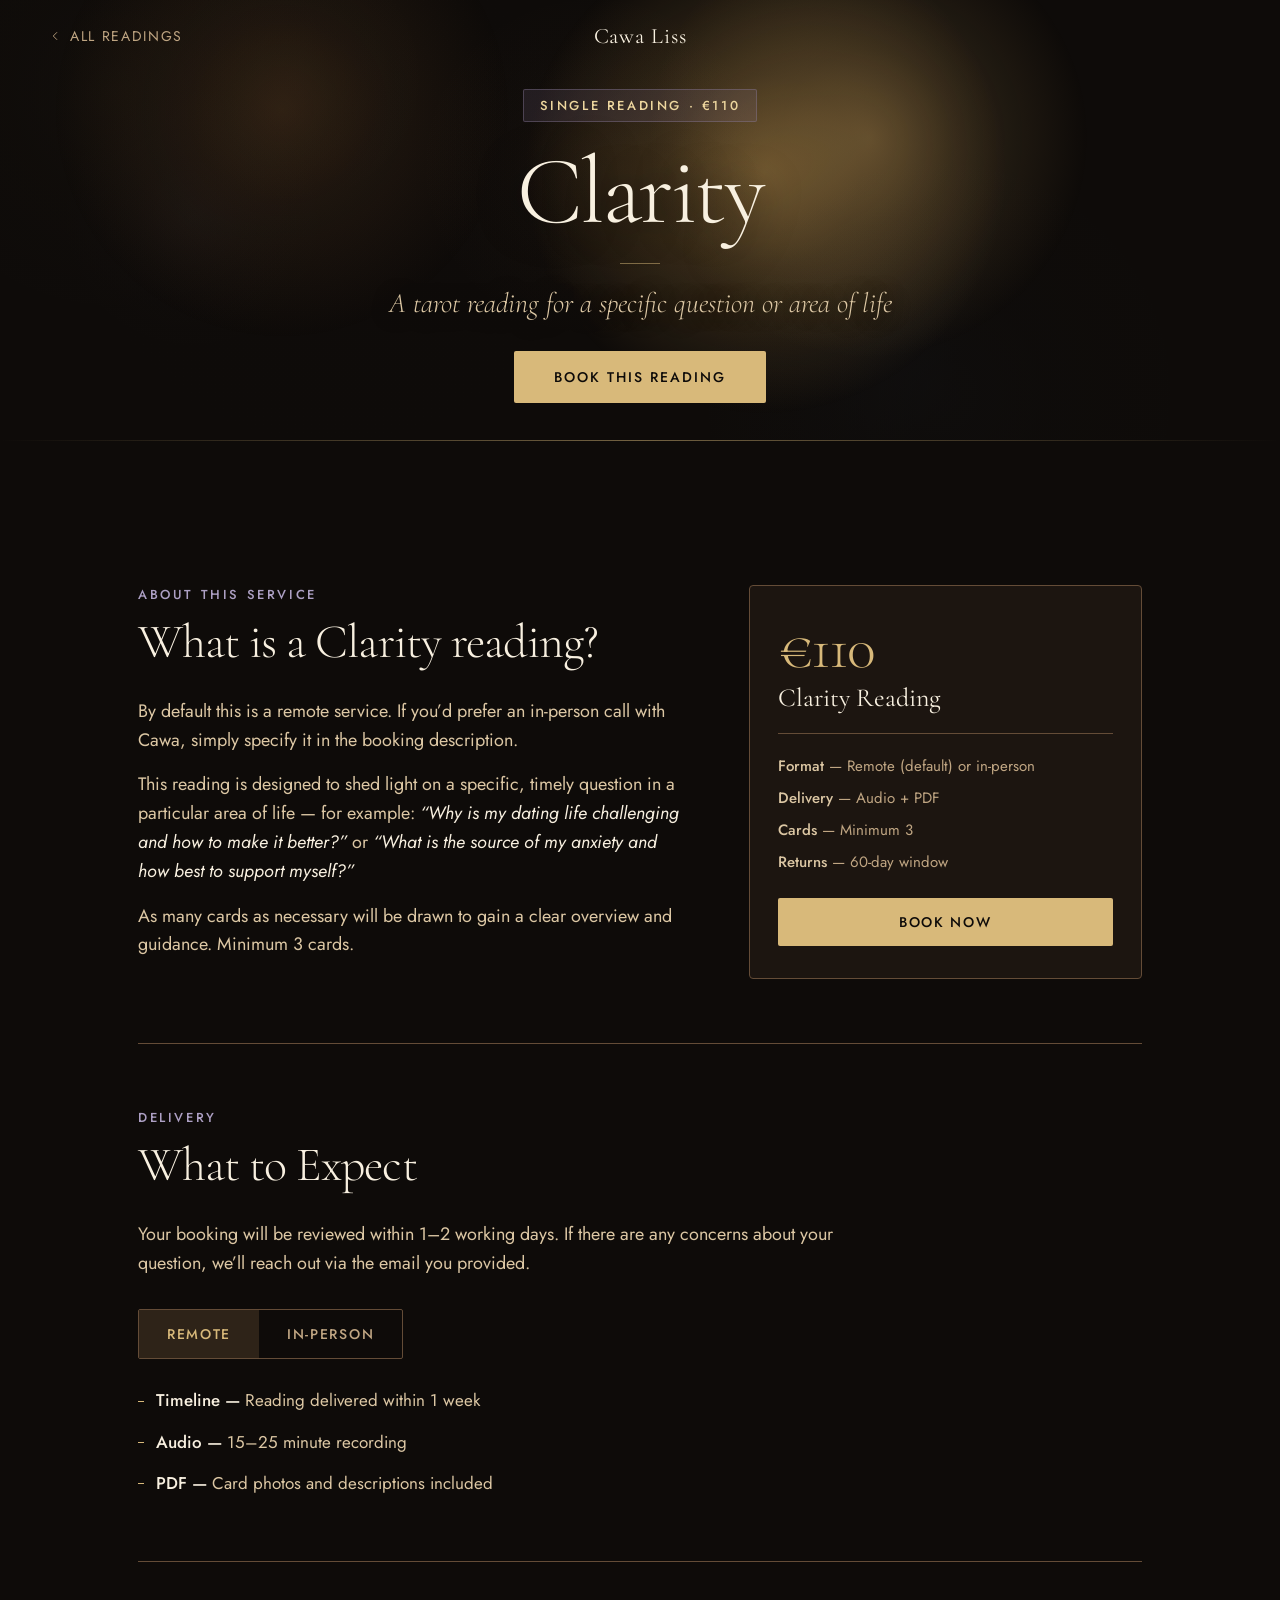
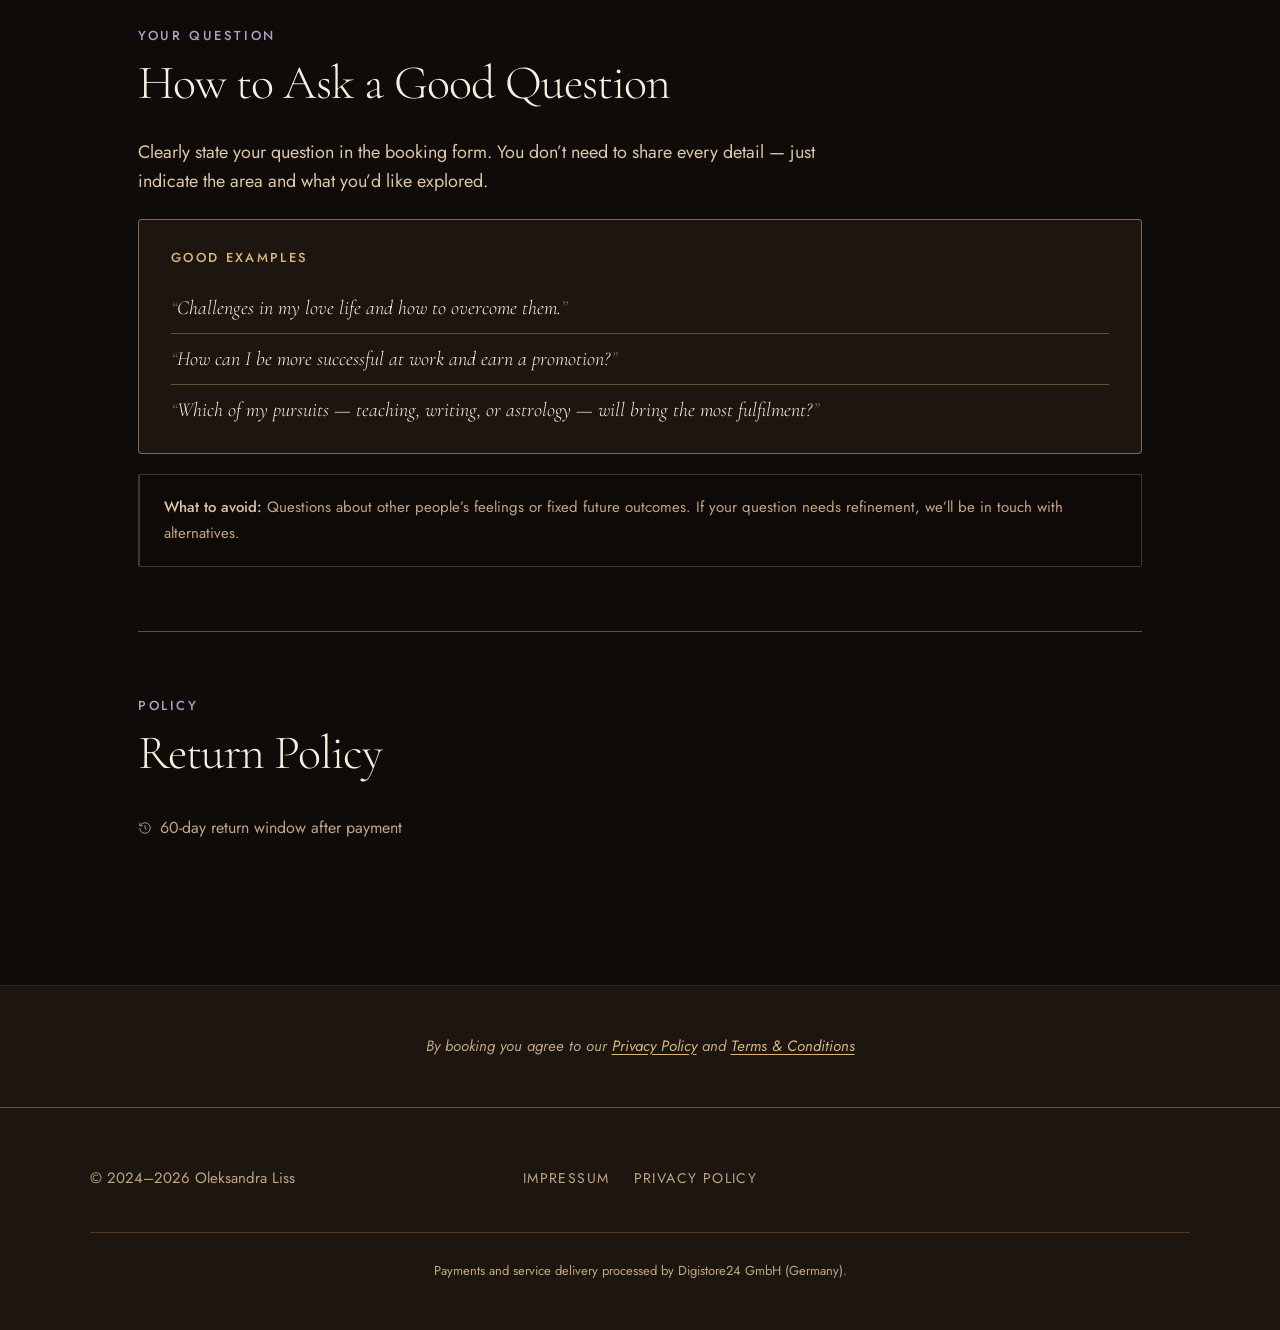
<file: clarity.html>
<!DOCTYPE html>
<html lang="en">
<head>
<meta charset="UTF-8">
<meta name="viewport" content="width=device-width, initial-scale=1.0">
<title>Clarity — Cawa Liss Tarot</title>
<meta name="description" content="A tarot reading for a specific question or area of life. Single reading, €110, delivered as audio and PDF.">
<meta name="theme-color" content="#0E0B09">
<meta name="color-scheme" content="dark">
<meta property="og:type" content="website">
<meta property="og:site_name" content="Cawa Liss">
<meta property="og:title" content="Clarity — Cawa Liss Tarot">
<meta property="og:description" content="A tarot reading for a specific question or area of life. Single reading, €110, delivered as audio and PDF.">
<meta name="twitter:card" content="summary">
<link rel="apple-touch-icon" href="/assets/cawa_logo.png">
<link rel="icon" type="image/png" href="/assets/cawa_logo.png">
<script src="/assets/site.js"></script>
<link rel="preconnect" href="https://fonts.googleapis.com">
<link rel="preconnect" href="https://fonts.gstatic.com" crossorigin>
<link href="https://fonts.googleapis.com/css2?family=Cormorant+Garamond:ital,wght@0,300;0,400;1,300;1,400&family=Jost:wght@300;400;500;600&display=swap" rel="stylesheet">
<link rel="stylesheet" href="/assets/service.css">
<style>
#hero{position:relative;width:100%;min-height:380px;height:auto;max-height:440px;padding:100px 0 48px;display:flex;flex-direction:column;align-items:center;justify-content:center;text-align:center;overflow:hidden;}
.hero-content{position:relative;z-index:2;display:flex;flex-direction:column;align-items:center;gap:20px;padding:0 24px;max-width:800px;}
.hero-price-tag{font-family:var(--font-body);font-size:12px;font-weight:500;letter-spacing:0.2em;text-transform:uppercase;color:var(--gold-light);background:rgba(139,123,158,0.15);border:1px solid rgba(139,123,158,0.4);padding:6px 16px;border-radius:2px;}
.hero-title{font-family:var(--font-display);font-size:clamp(44px,7vw,88px);font-weight:300;color:var(--cream);line-height:1;letter-spacing:-0.03em;text-shadow:0 2px 40px rgba(14,11,9,0.8);}
.hero-subtitle{font-family:var(--font-display);font-size:clamp(18px,2.5vw,26px);font-style:italic;font-weight:300;color:var(--sand);line-height:1.4;max-width:520px;text-shadow:0 1px 20px rgba(14,11,9,0.9);}
.hero-price{font-family:var(--font-display);font-size:clamp(28px,4vw,48px);font-weight:300;color:var(--gold);letter-spacing:-0.02em;}
/* EXAMPLES BLOCK */
.examples-block{background:var(--dark-earth);border:1px solid var(--gold-dim);border-radius:4px;padding:28px 32px;margin-top:24px;}
.examples-label{font-family:var(--font-body);font-size:12px;font-weight:500;letter-spacing:0.18em;text-transform:uppercase;color:var(--gold);margin-bottom:16px;}
.example-item{font-family:var(--font-display);font-size:18px;font-style:italic;font-weight:300;color:var(--cream);line-height:1.5;padding:10px 0;border-bottom:1px solid var(--bark);}
.example-item:last-child{border-bottom:none;padding-bottom:0;}
.example-item::before{content:'\201C';color:var(--gold-dim);}
.example-item::after{content:'\201D';color:var(--gold-dim);}

/* AVOID BLOCK */
.avoid-block{background:rgba(14,11,9,0.6);border:1px solid rgba(100,76,55,0.7);border-left:2px solid rgba(201,169,108,0.3);border-radius:2px;padding:20px 24px;margin-top:16px;}
.avoid-block p{font-family:var(--font-body);font-size:14px;font-weight:300;color:var(--clay);line-height:1.7;}
.avoid-block strong{color:var(--sand);font-weight:400;}

/* RETURN POLICY */
.return-badge{display:inline-flex;align-items:center;gap:8px;margin-top:8px;}
.return-badge svg{width:14px;height:14px;stroke:var(--clay);fill:none;stroke-width:1.5;flex-shrink:0;}
.return-badge span{font-family:var(--font-body);font-size:13px;font-weight:300;color:var(--clay);}
</style>
<link rel="stylesheet" href="/assets/site.css">
</head>
<body>
<a class="skip-link" href="#main">Skip to content</a>

<!-- NAV -->
<nav id="main-nav">
  <a href="/" class="nav-back">
    <svg viewBox="0 0 24 24" aria-hidden="true"><polyline points="15 18 9 12 15 6"/></svg>
    All readings
  </a>
  <a href="/" class="nav-logo">
    <img src="/assets/cawa_logo.png" width="240" height="240" alt="Cawa Liss">
    <span class="nav-logo-name">Cawa Liss</span>
  </a>
  <a href="/" class="nav-cta">Home</a>
</nav>

<!-- HERO -->
<main id="main">
<section id="hero">
  <canvas id="smoke-canvas"></canvas>
  <canvas class="hero-glow" id="hero-glow-canvas"></canvas>
  <div class="hero-content">
    <div class="hero-price-tag">Single Reading · €110</div>
    <h1 class="hero-title">Clarity</h1>
    <div class="hero-divider"></div>
    <p class="hero-subtitle">A tarot reading for a specific question or area of life</p>
    <a href="https://www.checkout-ds24.com/product/540109" target="_blank" rel="noopener" class="btn-book">Book This Reading</a>
  </div>
</section>

<div class="section-divider"></div>

<!-- MAIN CONTENT -->
<div class="page-content">

  <!-- ABOUT + SIDEBAR -->
  <div class="content-section two-col wide-left">
    <div>
      <div class="section-label">About this service</div>
      <h2 class="section-heading">What is a Clarity reading?</h2>
      <p class="body-text">By default this is a remote service. If you’d prefer an in-person call with Cawa, simply specify it in the booking description.</p>
      <p class="body-text">This reading is designed to shed light on a specific, timely question in a particular area of life — for example: <em>“Why is my dating life challenging and how to make it better?”</em> or <em>“What is the source of my anxiety and how best to support myself?”</em></p>
      <p class="body-text">As many cards as necessary will be drawn to gain a clear overview and guidance. Minimum 3 cards.</p>
    </div>
    <div>
      <div class="info-card">
        <div class="info-card-price">€110</div>
        <div class="info-card-name">Clarity Reading</div>
        <div class="info-card-divider"></div>
        <div class="info-card-detail"><strong>Format</strong> — Remote (default) or in-person</div>
        <div class="info-card-detail"><strong>Delivery</strong> — Audio + PDF</div>
        <div class="info-card-detail"><strong>Cards</strong> — Minimum 3</div>
        <div class="info-card-detail"><strong>Returns</strong> — 60-day window</div>
        <a href="https://www.checkout-ds24.com/product/540109" target="_blank" rel="noopener" class="btn-book-card">Book Now</a>
      </div>
    </div>
  </div>

  <!-- WHAT TO EXPECT -->
  <div class="content-section">
    <div class="section-label">Delivery</div>
    <h2 class="section-heading">What to Expect</h2>
    <p class="body-text">Your booking will be reviewed within 1–2 working days. If there are any concerns about your question, we’ll reach out via the email you provided.</p>
    <div class="tab-toggle">
      <div class="tab-buttons">
        <button class="tab-btn active" data-tab="remote">Remote</button>
        <button class="tab-btn" data-tab="inperson">In-Person</button>
      </div>
      <div class="tab-pane active" id="tab-remote">
        <ul class="delivery-list">
          <li><span class="delivery-item-label">Timeline —</span> Reading delivered within 1 week</li>
          <li><span class="delivery-item-label">Audio —</span> 15–25 minute recording</li>
          <li><span class="delivery-item-label">PDF —</span> Card photos and descriptions included</li>
        </ul>
      </div>
      <div class="tab-pane" id="tab-inperson">
        <ul class="delivery-list">
          <li><span class="delivery-item-label">Booking —</span> A call booking link sent within 1–2 working days</li>
          <li><span class="delivery-item-label">After the call —</span> Recording and PDF provided</li>
        </ul>
        <p class="body-text" style="margin-top:16px;font-size:15px;">To request in-person, specify this in your booking description.</p>
      </div>
    </div>
  </div>

  <!-- HOW TO ASK -->
  <div class="content-section">
    <div class="section-label">Your question</div>
    <h2 class="section-heading">How to Ask a Good Question</h2>
    <p class="body-text">Clearly state your question in the booking form. You don’t need to share every detail — just indicate the area and what you’d like explored.</p>

    <div class="examples-block">
      <div class="examples-label">Good examples</div>
      <div class="example-item">Challenges in my love life and how to overcome them.</div>
      <div class="example-item">How can I be more successful at work and earn a promotion?</div>
      <div class="example-item">Which of my pursuits — teaching, writing, or astrology — will bring the most fulfilment?</div>
    </div>

    <div class="avoid-block" style="margin-top:20px;">
      <p><strong>What to avoid:</strong> Questions about other people’s feelings or fixed future outcomes. If your question needs refinement, we’ll be in touch with alternatives.</p>
    </div>
  </div>

  <!-- RETURN POLICY -->
  <div class="content-section">
    <div class="section-label">Policy</div>
    <h2 class="section-heading">Return Policy</h2>
    <div class="return-badge">
      <svg viewBox="0 0 24 24"><path d="M3 12a9 9 0 1 0 9-9 9.75 9.75 0 0 0-6.74 2.74L3 8"/><path d="M3 3v5h5"/><polyline points="12 7 12 12 15 15"/></svg>
      <span style="font-size: 16px">60-day return window after payment</span>
    </div>
  </div>

</div>
</main>

<!-- BOTTOM CTA -->
<div class="bottom-cta">
  <p class="bottom-cta-text"><em>By booking you agree to our <a href="/privacy-policy">Privacy Policy</a> and <a href="/privacy-policy">Terms &amp; Conditions</a></em></p>
</div>

<!-- FOOTER -->
<footer>
  <div class="footer-inner">
    <div class="footer-copy">© 2024–2026 Oleksandra Liss</div>
    <div class="footer-links">
      <a href="/impressum">Impressum</a>
      <a href="/privacy-policy">Privacy Policy</a>
    </div>
    <div></div>
  </div>
  <div class="footer-smallprint">Payments and service delivery processed by Digistore24 GmbH (Germany).</div>
</footer>

<script src="/assets/service.js"></script>
</body>
</html>
</file>
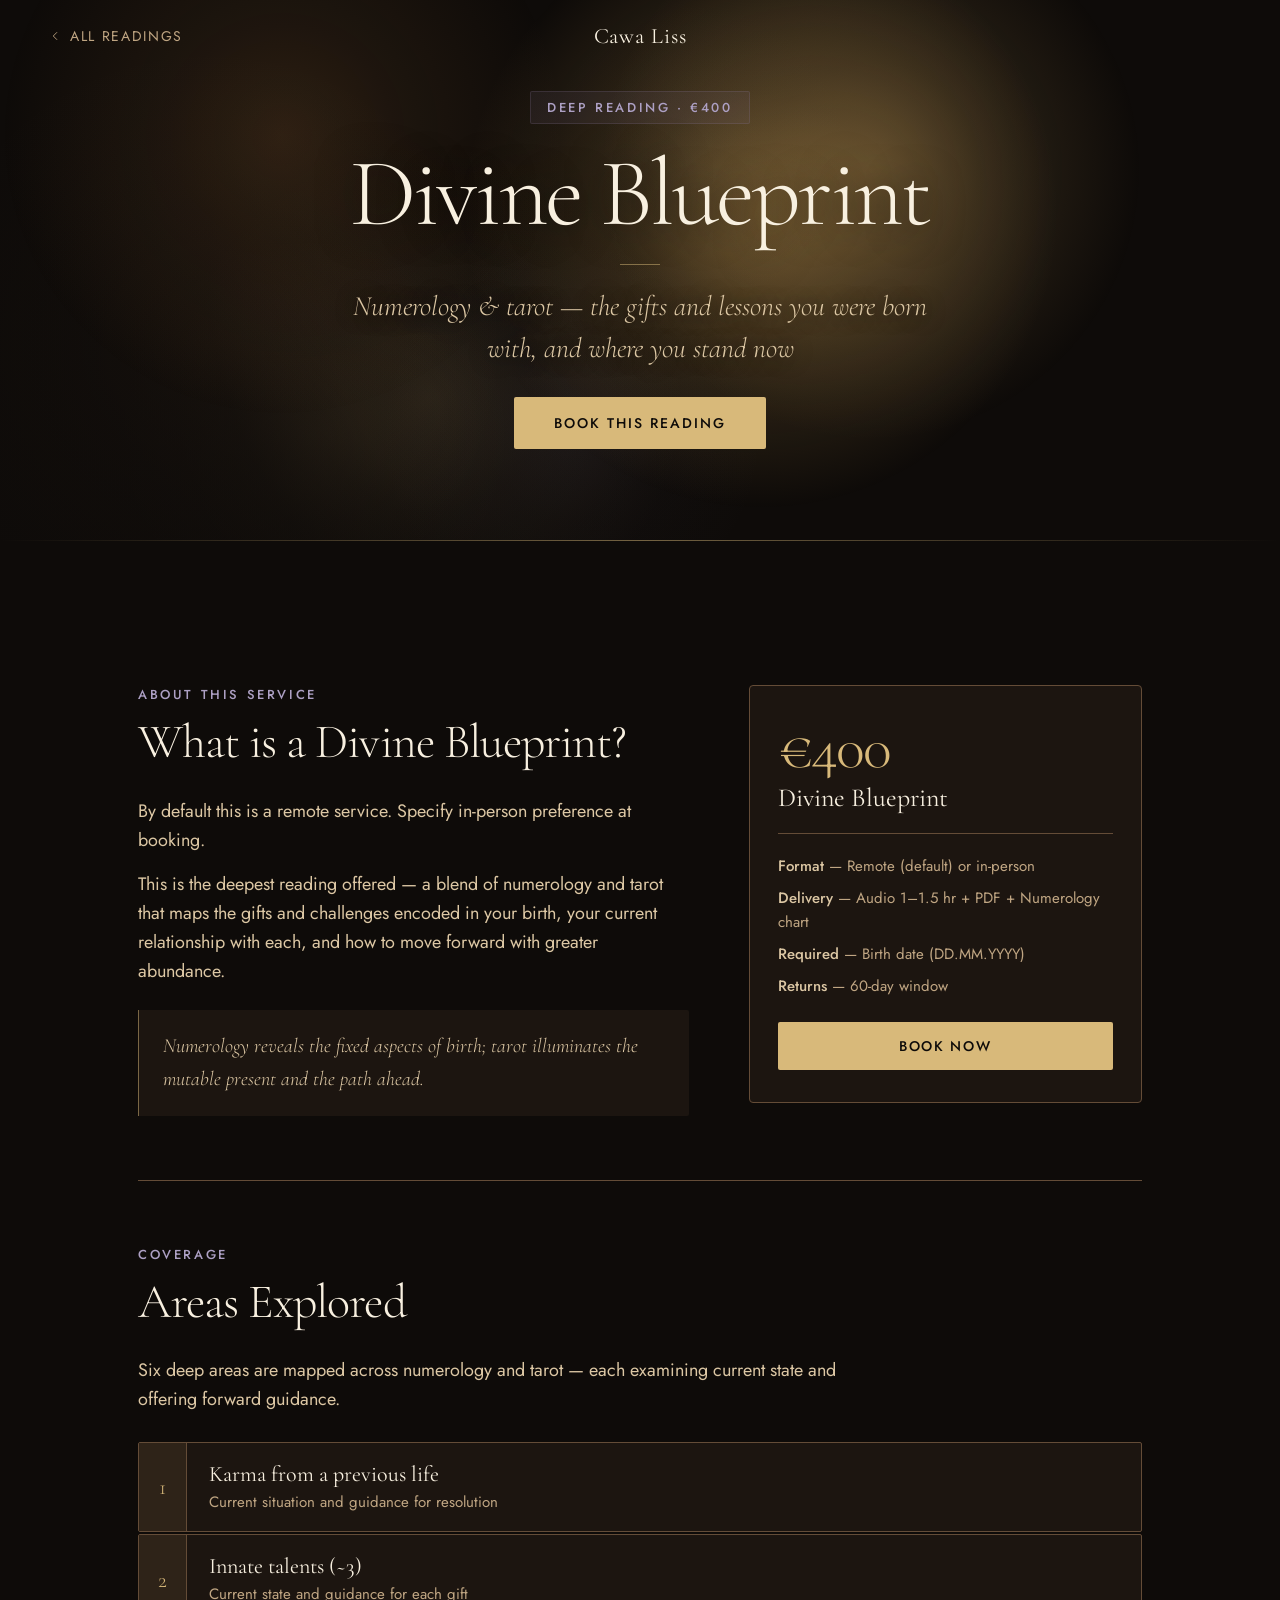
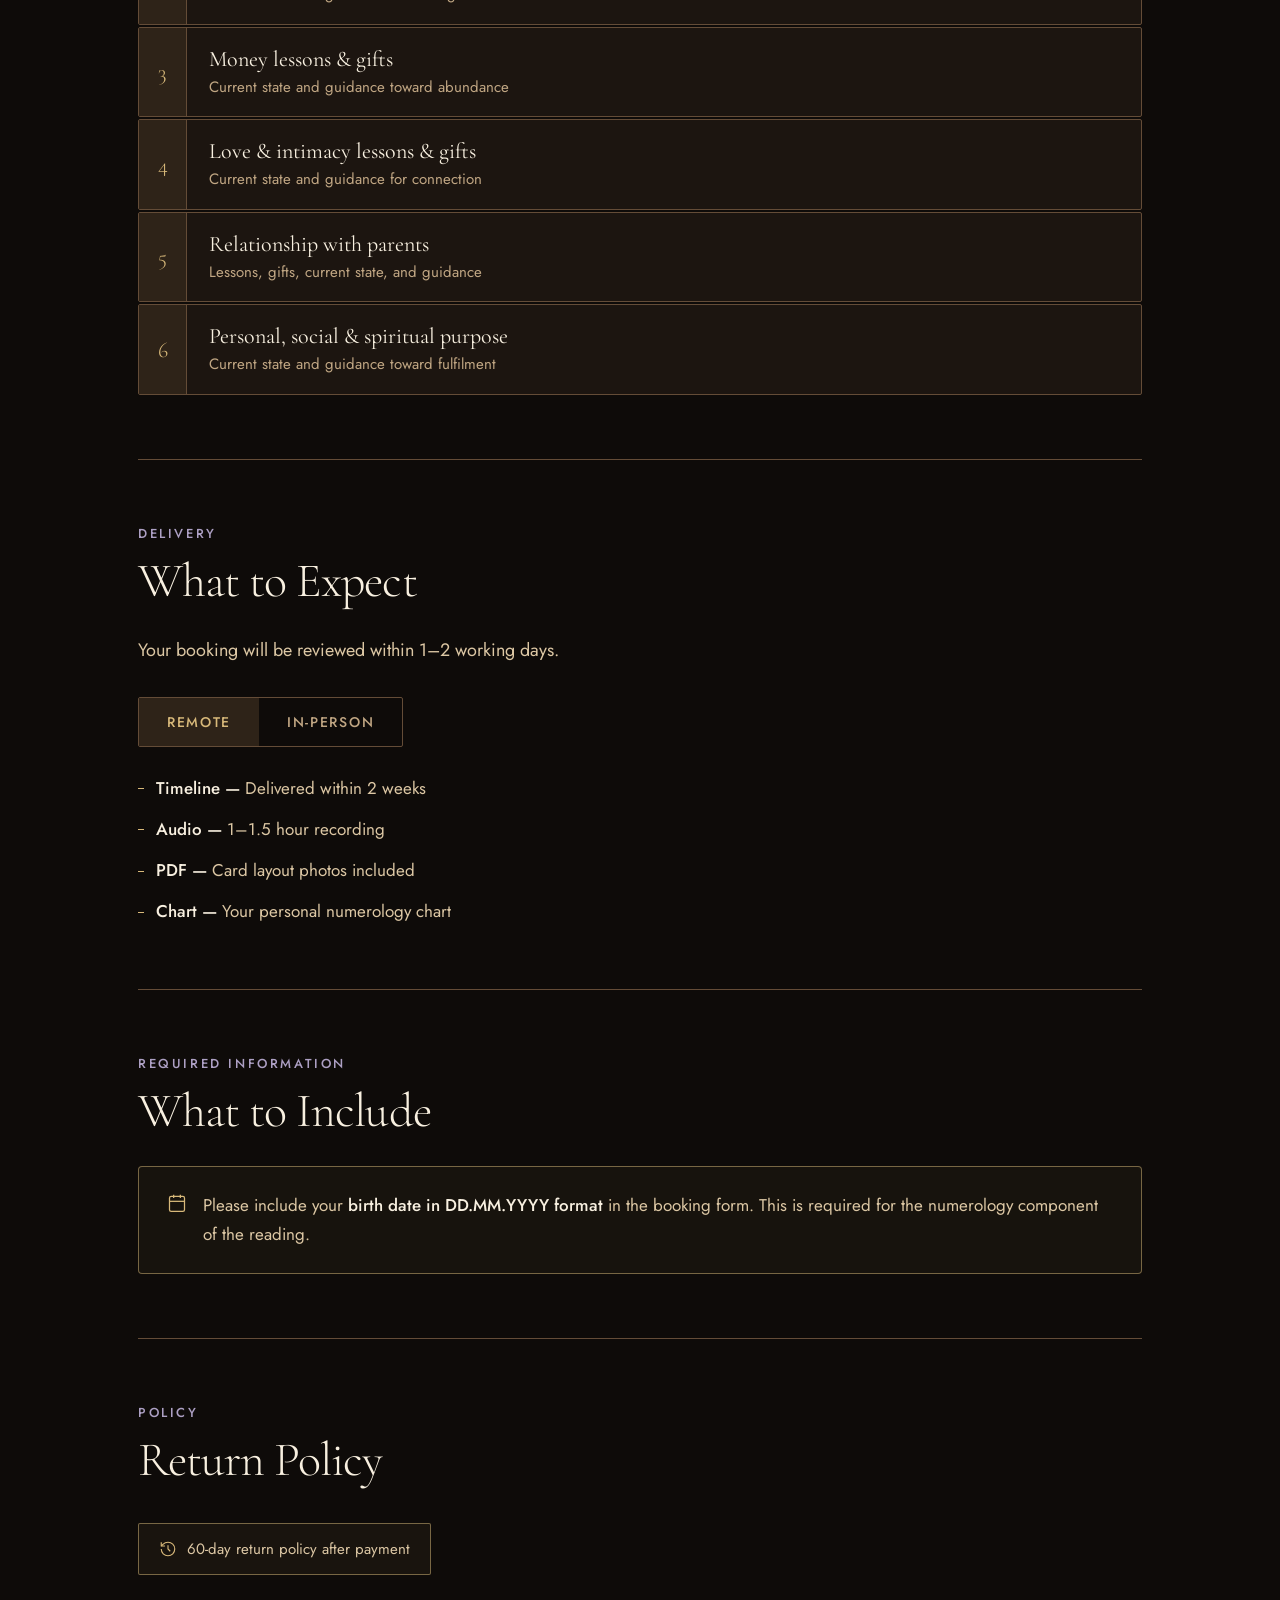
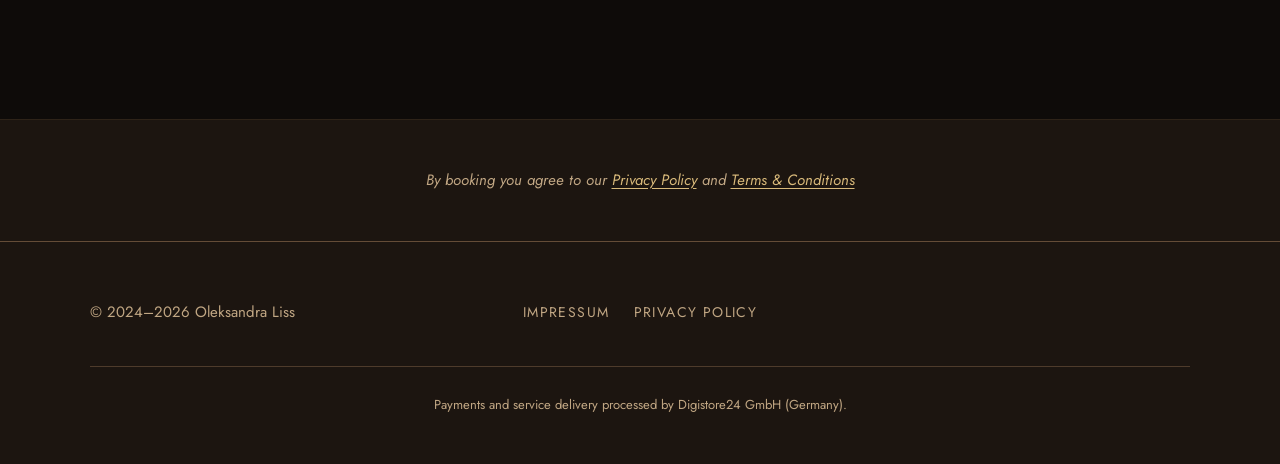
<file: divine-blueprint.html>
<!DOCTYPE html>
<html lang="en">
<head>
<meta charset="UTF-8">
<meta name="viewport" content="width=device-width, initial-scale=1.0">
<title>Divine Blueprint — Cawa Liss Tarot</title>
<meta name="description" content="Numerology &amp; tarot — the gifts and lessons you were born with, and where you stand now. Deep reading, €400.">
<meta name="theme-color" content="#0E0B09">
<meta name="color-scheme" content="dark">
<meta property="og:type" content="website">
<meta property="og:site_name" content="Cawa Liss">
<meta property="og:title" content="Divine Blueprint — Cawa Liss Tarot">
<meta property="og:description" content="Numerology &amp; tarot — the gifts and lessons you were born with, and where you stand now. Deep reading, €400.">
<meta name="twitter:card" content="summary">
<link rel="apple-touch-icon" href="/assets/cawa_logo.png">
<link rel="icon" type="image/png" href="/assets/cawa_logo.png">
<script src="/assets/site.js"></script>
<link rel="preconnect" href="https://fonts.googleapis.com">
<link rel="preconnect" href="https://fonts.gstatic.com" crossorigin>
<link href="https://fonts.googleapis.com/css2?family=Cormorant+Garamond:ital,wght@0,300;0,400;1,300;1,400&family=Jost:wght@300;400;500;600&display=swap" rel="stylesheet">
<link rel="stylesheet" href="/assets/service.css">
<style>
#hero{position:relative;width:100%;min-height:520px;height:60svh;max-height:680px;display:flex;flex-direction:column;align-items:center;justify-content:center;text-align:center;overflow:hidden;}
.hero-content{position:relative;z-index:2;display:flex;flex-direction:column;align-items:center;gap:20px;padding:0 24px;max-width:860px;}
.hero-price-tag{font-family:var(--font-body);font-size:12px;font-weight:500;letter-spacing:0.2em;text-transform:uppercase;color:var(--mist);background:rgba(139,123,158,0.1);border:1px solid rgba(139,123,158,0.2);padding:6px 16px;border-radius:2px;}
.hero-title{font-family:var(--font-display);font-size:clamp(40px,6.5vw,82px);font-weight:300;color:var(--cream);line-height:1;letter-spacing:-0.03em;text-shadow:0 2px 40px rgba(14,11,9,0.8);}
.hero-subtitle{font-family:var(--font-display);font-size:clamp(16px,2vw,22px);font-style:italic;font-weight:300;color:var(--sand);line-height:1.5;max-width:600px;text-shadow:0 1px 20px rgba(14,11,9,0.9);}
/* Blueprint numbered areas */
.blueprint-list{display:flex;flex-direction:column;gap:2px;margin-top:28px;}
.blueprint-item{display:grid;grid-template-columns:48px 1fr;gap:0;background:var(--dark-earth);border:1px solid var(--bark);border-radius:2px;overflow:hidden;}
.blueprint-num{display:flex;align-items:center;justify-content:center;background:var(--soil);font-family:var(--font-display);font-size:20px;font-weight:300;color:var(--gold-dim);border-right:1px solid var(--bark);padding:20px 0;}
.blueprint-content{padding:18px 22px;}
.blueprint-name{font-family:var(--font-display);font-size:18px;font-weight:400;color:var(--cream);margin-bottom:4px;}
.blueprint-detail{font-family:var(--font-body);font-size:13px;font-weight:300;color:var(--clay);line-height:1.5;}

/* Required info block */
.required-block{background:rgba(201,169,108,0.05);border:1px solid var(--gold-dim);border-radius:4px;padding:24px 28px;margin-top:8px;display:flex;gap:16px;align-items:flex-start;}
.required-block svg{width:20px;height:20px;stroke:var(--gold);fill:none;stroke-width:1.5;flex-shrink:0;margin-top:2px;}
.required-block p{font-family:var(--font-body);font-size:15px;font-weight:300;color:var(--sand);line-height:1.7;}
.required-block strong{color:var(--cream);font-weight:500;}

/* Numerology note */
.note-block{background:var(--dark-earth);border-left:1px solid var(--gold-dim);padding:20px 24px;margin-top:24px;border-radius:0 2px 2px 0;}
.note-block p{font-family:var(--font-display);font-size:18px;font-style:italic;font-weight:300;color:var(--sand);line-height:1.65;}

.return-badge{display:inline-flex;align-items:center;gap:10px;background:rgba(201,169,108,0.06);border:1px solid var(--gold-dim);border-radius:2px;padding:14px 20px;margin-top:8px;}
.return-badge svg{width:18px;height:18px;stroke:var(--gold);fill:none;stroke-width:1.5;flex-shrink:0;}
.return-badge span{font-family:var(--font-body);font-size:14px;font-weight:300;color:var(--sand);}
</style>
<link rel="stylesheet" href="/assets/site.css">
</head>
<body>
<a class="skip-link" href="#main">Skip to content</a>

<nav id="main-nav">
  <a href="/" class="nav-back">
    <svg viewBox="0 0 24 24" aria-hidden="true"><polyline points="15 18 9 12 15 6"/></svg>
    All readings
  </a>
  <a href="/" class="nav-logo">
    <img src="/assets/cawa_logo.png" width="240" height="240" alt="Cawa Liss">
    <span class="nav-logo-name">Cawa Liss</span>
  </a>
  <a href="/" class="nav-cta">Home</a>
</nav>

<main id="main">
<section id="hero">
  <canvas id="smoke-canvas"></canvas>
  <canvas class="hero-glow" id="hero-glow-canvas"></canvas>
  <div class="hero-content">
    <div class="hero-price-tag">Deep Reading · €400</div>
    <h1 class="hero-title">Divine Blueprint</h1>
    <div class="hero-divider"></div>
    <p class="hero-subtitle">Numerology &amp; tarot — the gifts and lessons you were born with, and where you stand now</p>
    <a href="/sold-out" class="btn-book">Book This Reading</a>
  </div>
</section>

<div class="section-divider"></div>

<div class="page-content">

  <div class="content-section two-col wide-left">
    <div>
      <div class="section-label">About this service</div>
      <h2 class="section-heading">What is a Divine Blueprint?</h2>
      <p class="body-text">By default this is a remote service. Specify in-person preference at booking.</p>
      <p class="body-text">This is the deepest reading offered — a blend of numerology and tarot that maps the gifts and challenges encoded in your birth, your current relationship with each, and how to move forward with greater abundance.</p>
      <div class="note-block">
        <p>Numerology reveals the fixed aspects of birth; tarot illuminates the mutable present and the path ahead.</p>
      </div>
    </div>
    <div>
      <div class="info-card">
        <div class="info-card-price">€400</div>
        <div class="info-card-name">Divine Blueprint</div>
        <div class="info-card-divider"></div>
        <div class="info-card-detail"><strong>Format</strong> — Remote (default) or in-person</div>
        <div class="info-card-detail"><strong>Delivery</strong> — Audio 1–1.5 hr + PDF + Numerology chart</div>
        <div class="info-card-detail"><strong>Required</strong> — Birth date (DD.MM.YYYY)</div>
        <div class="info-card-detail"><strong>Returns</strong> — 60-day window</div>
        <a href="/sold-out" class="btn-book-card">Book Now</a>
      </div>
    </div>
  </div>

  <div class="content-section">
    <div class="section-label">Coverage</div>
    <h2 class="section-heading">Areas Explored</h2>
    <p class="body-text">Six deep areas are mapped across numerology and tarot — each examining current state and offering forward guidance.</p>
    <div class="blueprint-list">
      <div class="blueprint-item">
        <div class="blueprint-num">1</div>
        <div class="blueprint-content">
          <div class="blueprint-name">Karma from a previous life</div>
          <div class="blueprint-detail">Current situation and guidance for resolution</div>
        </div>
      </div>
      <div class="blueprint-item">
        <div class="blueprint-num">2</div>
        <div class="blueprint-content">
          <div class="blueprint-name">Innate talents (~3)</div>
          <div class="blueprint-detail">Current state and guidance for each gift</div>
        </div>
      </div>
      <div class="blueprint-item">
        <div class="blueprint-num">3</div>
        <div class="blueprint-content">
          <div class="blueprint-name">Money lessons &amp; gifts</div>
          <div class="blueprint-detail">Current state and guidance toward abundance</div>
        </div>
      </div>
      <div class="blueprint-item">
        <div class="blueprint-num">4</div>
        <div class="blueprint-content">
          <div class="blueprint-name">Love &amp; intimacy lessons &amp; gifts</div>
          <div class="blueprint-detail">Current state and guidance for connection</div>
        </div>
      </div>
      <div class="blueprint-item">
        <div class="blueprint-num">5</div>
        <div class="blueprint-content">
          <div class="blueprint-name">Relationship with parents</div>
          <div class="blueprint-detail">Lessons, gifts, current state, and guidance</div>
        </div>
      </div>
      <div class="blueprint-item">
        <div class="blueprint-num">6</div>
        <div class="blueprint-content">
          <div class="blueprint-name">Personal, social &amp; spiritual purpose</div>
          <div class="blueprint-detail">Current state and guidance toward fulfilment</div>
        </div>
      </div>
    </div>
  </div>

  <div class="content-section">
    <div class="section-label">Delivery</div>
    <h2 class="section-heading">What to Expect</h2>
    <p class="body-text">Your booking will be reviewed within 1–2 working days.</p>
    <div class="tab-toggle">
      <div class="tab-buttons">
        <button class="tab-btn active" data-tab="remote">Remote</button>
        <button class="tab-btn" data-tab="inperson">In-Person</button>
      </div>
      <div class="tab-pane active" id="tab-remote">
        <ul class="delivery-list">
          <li><span class="delivery-item-label">Timeline —</span> Delivered within 2 weeks</li>
          <li><span class="delivery-item-label">Audio —</span> 1–1.5 hour recording</li>
          <li><span class="delivery-item-label">PDF —</span> Card layout photos included</li>
          <li><span class="delivery-item-label">Chart —</span> Your personal numerology chart</li>
        </ul>
      </div>
      <div class="tab-pane" id="tab-inperson">
        <ul class="delivery-list">
          <li><span class="delivery-item-label">Booking —</span> Call booking link sent within 1–2 working days</li>
          <li><span class="delivery-item-label">After the call —</span> Recording, PDF, and numerology chart provided</li>
        </ul>
        <p class="body-text" style="margin-top:16px;font-size:15px;">To request in-person, specify this in your booking description.</p>
      </div>
    </div>
  </div>

  <div class="content-section">
    <div class="section-label">Required information</div>
    <h2 class="section-heading">What to Include</h2>
    <div class="required-block">
      <svg viewBox="0 0 24 24"><rect x="3" y="4" width="18" height="18" rx="2"/><line x1="16" y1="2" x2="16" y2="6"/><line x1="8" y1="2" x2="8" y2="6"/><line x1="3" y1="10" x2="21" y2="10"/></svg>
      <p>Please include your <strong>birth date in DD.MM.YYYY format</strong> in the booking form. This is required for the numerology component of the reading.</p>
    </div>
  </div>

  <div class="content-section">
    <div class="section-label">Policy</div>
    <h2 class="section-heading">Return Policy</h2>
    <div class="return-badge">
      <svg viewBox="0 0 24 24"><path d="M3 12a9 9 0 1 0 9-9 9.75 9.75 0 0 0-6.74 2.74L3 8"/><path d="M3 3v5h5"/><polyline points="12 7 12 12 15 15"/></svg>
      <span>60-day return policy after payment</span>
    </div>
  </div>

</div>
</main>

<div class="bottom-cta">
  <p class="bottom-cta-text"><em>By booking you agree to our <a href="/privacy-policy">Privacy Policy</a> and <a href="/privacy-policy">Terms &amp; Conditions</a></em></p>
</div>

<footer>
  <div class="footer-inner">
    <div class="footer-copy">© 2024–2026 Oleksandra Liss</div>
    <div class="footer-links"><a href="/impressum">Impressum</a><a href="/privacy-policy">Privacy Policy</a></div>
    <div></div>
  </div>
  <div class="footer-smallprint">Payments and service delivery processed by Digistore24 GmbH (Germany).</div>
</footer>

<script src="/assets/service.js"></script>
</body>
</html>
</file>
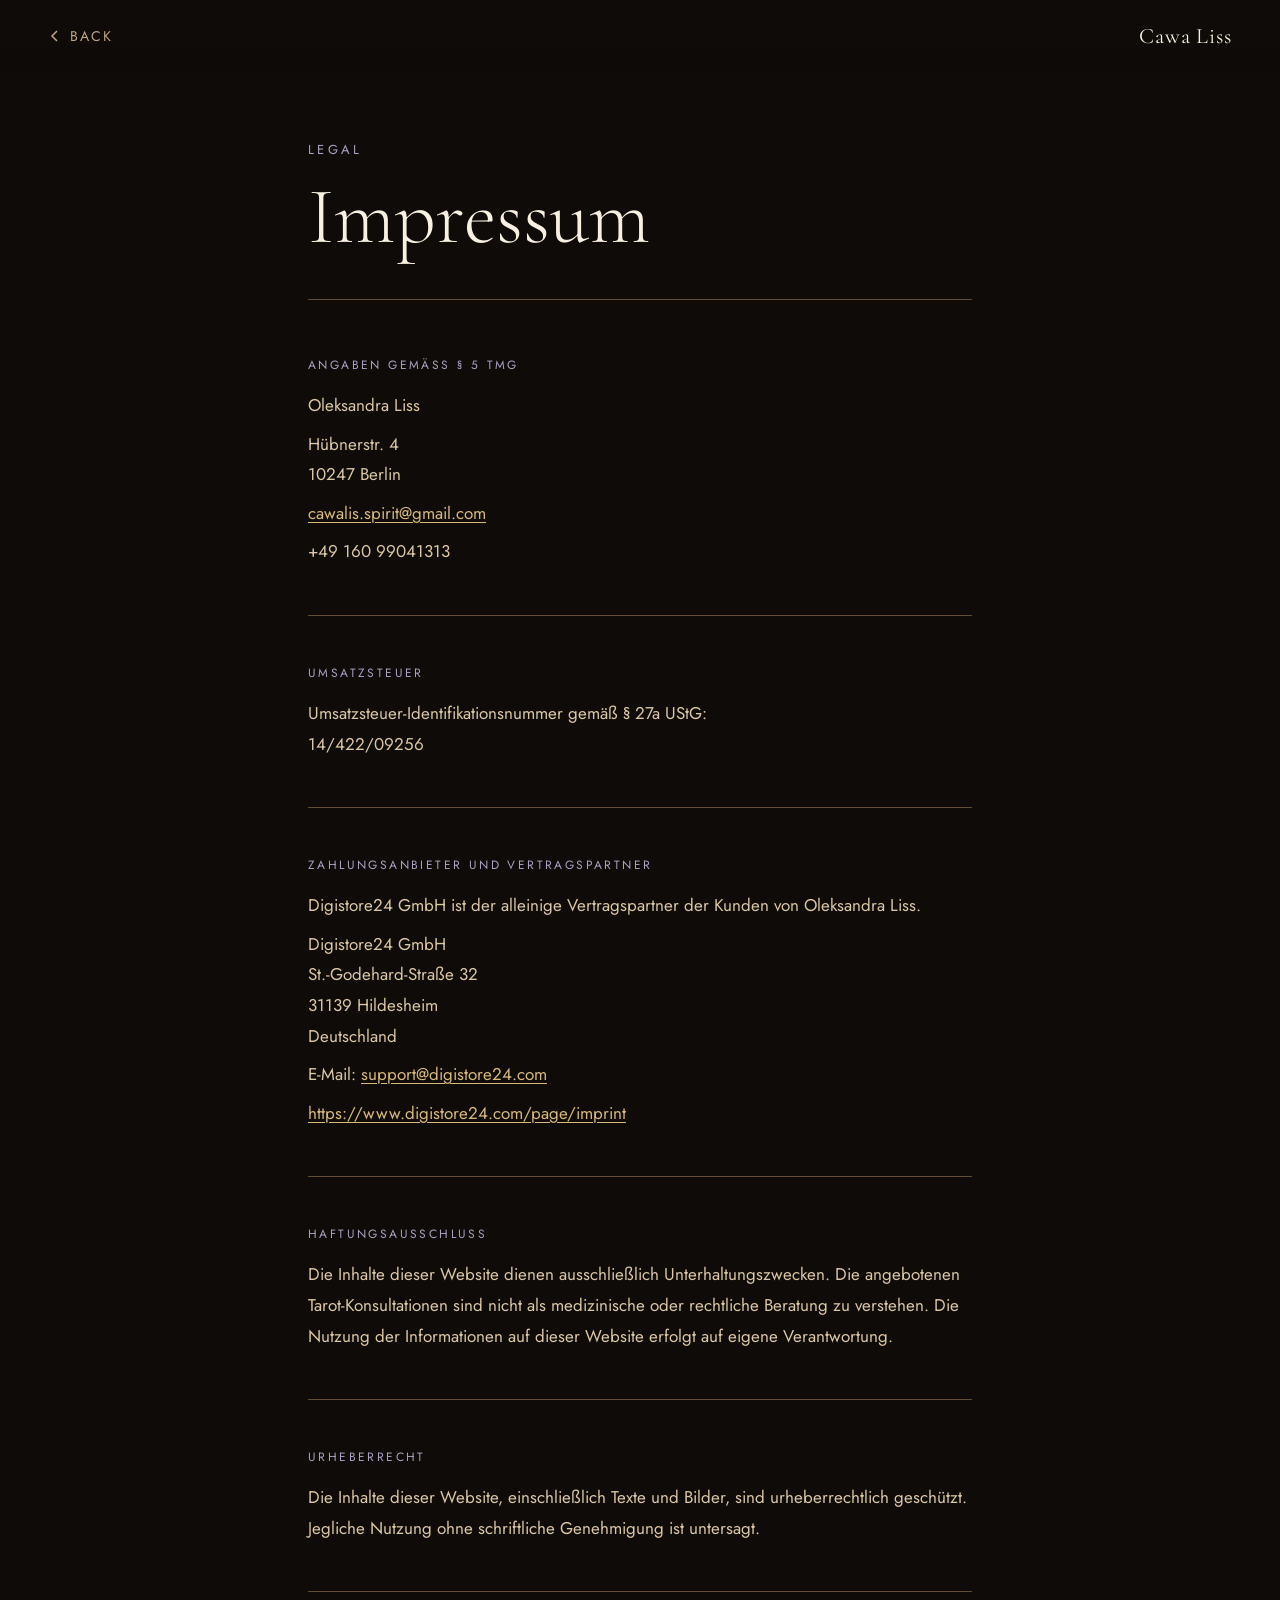
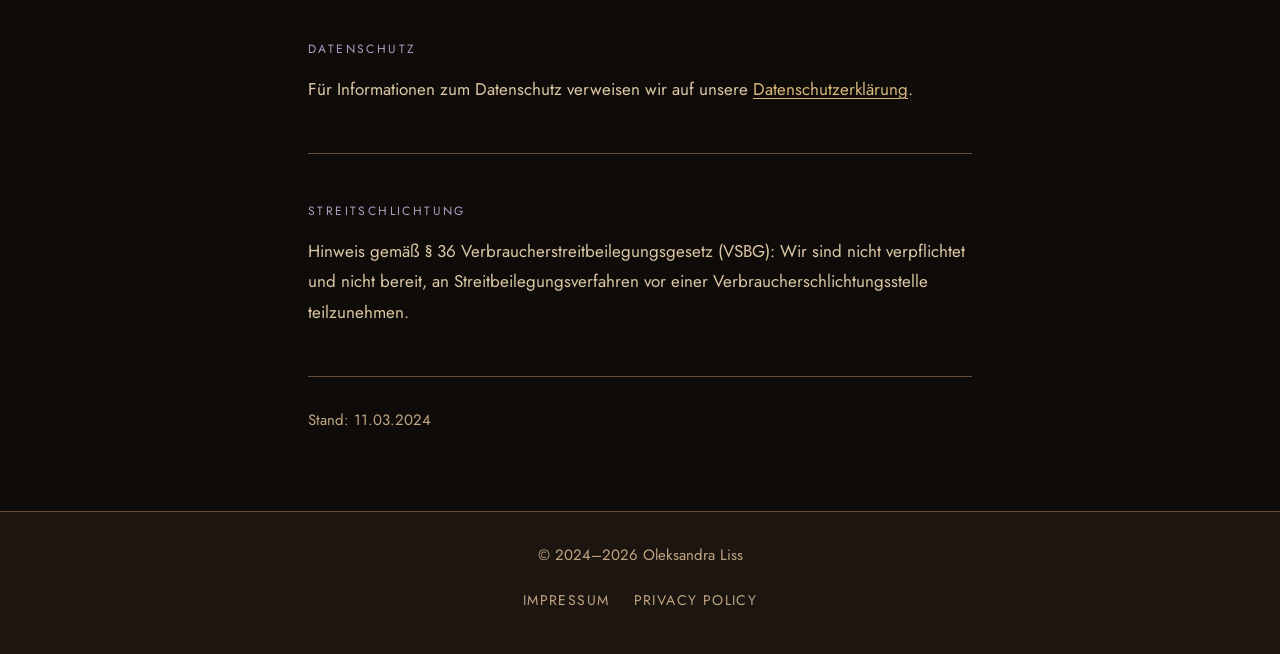
<file: impressum.html>
<!DOCTYPE html>
<html lang="de">
<head>
<meta charset="UTF-8">
<meta name="viewport" content="width=device-width, initial-scale=1.0">
<title>Impressum — Cawa Liss</title>
<meta name="description" content="Impressum — Angaben gemäß § 5 TMG für Cawa Liss.">
<meta name="theme-color" content="#0E0B09">
<meta name="color-scheme" content="dark">
<meta property="og:type" content="website">
<meta property="og:site_name" content="Cawa Liss">
<meta property="og:title" content="Impressum — Cawa Liss">
<meta property="og:description" content="Impressum — Angaben gemäß § 5 TMG für Cawa Liss.">
<meta name="twitter:card" content="summary">
<link rel="apple-touch-icon" href="/assets/cawa_logo.png">
<link rel="icon" type="image/png" href="assets/cawa_logo.png">
<script src="assets/site.js"></script>
<link rel="preconnect" href="https://fonts.googleapis.com">
<link rel="preconnect" href="https://fonts.gstatic.com" crossorigin>
<link href="https://fonts.googleapis.com/css2?family=Cormorant+Garamond:ital,wght@0,300;0,400;1,300;1,400&family=Jost:wght@300;400;500;600&display=swap" rel="stylesheet">
<style>
*, *::before, *::after { margin: 0; padding: 0; box-sizing: border-box; }
html { scroll-behavior: smooth; font-size: 16px; }

:root {
  --obsidian:    #0E0B09;
  --dark-earth:  #1C1510;
  --soil:        #2E2318;
  --bark:        #4A3728;
  --clay:        #7A5C3E;
  --sand:        #C4A882;
  --gold:        #C9A96C;
  --gold-light:  #E2C98A;
  --gold-dim:    rgba(201,169,108,0.3);
  --cream:       #F0E4CC;
  --parchment:   #F8F0E3;
  --mist:        #8B7B9E;
  --font-display: 'Cormorant Garamond', Georgia, serif;
  --font-body:    'Jost', system-ui, sans-serif;
  --ease:        cubic-bezier(0.4, 0, 0.2, 1);
}

body {
  font-family: var(--font-body);
  background: var(--obsidian);
  color: var(--sand);
  -webkit-font-smoothing: antialiased;
  min-height: 100vh;
  min-height: 100svh;
  display: flex;
  flex-direction: column;
}

/* ── NAV ── */
nav {
  position: fixed;
  top: 0; left: 0; right: 0;
  z-index: 100;
  padding: 0 48px;
  height: 72px;
  display: flex;
  align-items: center;
  justify-content: space-between;
  background: linear-gradient(to bottom, var(--obsidian) 60%, transparent);
}
.nav-logo {
  display: grid;
  align-items: center;
  text-decoration: none;
}
.nav-logo img,
.nav-logo-name {
  grid-area: 1 / 1;
}
.nav-logo img {
  height: 36px;
  width: auto;
  opacity: 0;
  transform: scale(0.85);
  transition: opacity 0.5s var(--ease), transform 0.5s var(--ease);
}
.nav-logo-name {
  font-family: var(--font-display);
  font-size: 20px;
  font-weight: 400;
  color: var(--cream);
  letter-spacing: 0.04em;
  opacity: 1;
  transition: opacity 0.5s var(--ease);
}
.nav-logo.scrolled img {
  opacity: 1;
  transform: scale(1);
}
.nav-logo.scrolled .nav-logo-name {
  opacity: 0;
}
.nav-back {
  font-family: var(--font-body);
  font-size: 12px;
  letter-spacing: 0.15em;
  text-transform: uppercase;
  color: var(--clay);
  text-decoration: none;
  transition: color 0.3s;
  display: flex;
  align-items: center;
  gap: 8px;
}
@media (hover: hover) and (pointer: fine) { .nav-back:hover { color: var(--gold); } }
.nav-back svg { flex-shrink: 0; }

/* ── MAIN ── */
main {
  flex: 1;
  padding: 140px 48px 80px;
  max-width: 760px;
  margin: 0 auto;
  width: 100%;
}

.page-label {
  font-family: var(--font-body);
  font-size:12px;
  letter-spacing: 0.25em;
  text-transform: uppercase;
  color: var(--mist);
  margin-bottom: 16px;
}

.page-title {
  font-family: var(--font-display);
  font-size: clamp(42px, 6vw, 68px);
  font-weight: 300;
  color: var(--cream);
  line-height: 1.05;
  margin-bottom: 56px;
  border-bottom: 1px solid var(--bark);
  padding-bottom: 40px;
}

.section {
  margin-bottom: 48px;
}

.section-title {
  font-family: var(--font-body);
  font-size:12px;
  letter-spacing: 0.2em;
  text-transform: uppercase;
  color: var(--mist);
  margin-bottom: 16px;
}

.section p {
  font-size: 15px;
  line-height: 1.8;
  color: var(--sand);
  margin-bottom: 8px;
}

.section a {
  color: var(--gold);
  text-decoration: none;
  transition: color 0.3s;
}
@media (hover: hover) and (pointer: fine) { .section a:hover { color: var(--gold-light); } }

.divider {
  border: none;
  border-top: 1px solid var(--bark);
  margin: 48px 0;
}

.stand {
  font-size: 13px;
  color: var(--clay);
  margin-top: 48px;
  padding-top: 32px;
  border-top: 1px solid var(--bark);
}

/* ── FOOTER ── */
footer {
  background: var(--dark-earth);
  border-top: 1px solid var(--bark);
  padding: 32px 48px;
  text-align: center;
}
.footer-copy {
  font-size: 13px;
  color: var(--clay);
  margin-bottom: 12px;
}
.footer-links {
  display: flex;
  gap: 24px;
  justify-content: center;
}
.footer-links a {
  font-size: 12px;
  letter-spacing: 0.1em;
  text-transform: uppercase;
  color: var(--clay);
  text-decoration: none;
  transition: color 0.3s;
}
@media (hover: hover) and (pointer: fine) { .footer-links a:hover { color: var(--gold); } }

@media (max-width: 640px) {
  nav { padding: 0 24px; }
  main { padding: 120px 24px 60px; }
  footer { padding: 32px 24px; }
}
h2.section-title { font-weight: inherit; }
</style>
<link rel="stylesheet" href="assets/site.css">
</head>
<body>
<a class="skip-link" href="#main">Skip to content</a>

<nav>
  <a href="index.html" class="nav-back">
    <svg width="14" height="14" viewBox="0 0 14 14" fill="none" stroke="currentColor" stroke-width="1.5">
      <path d="M9 2L4 7l5 5"/>
    </svg>
    Back
  </a>
  <a href="index.html" class="nav-logo">
    <img src="assets/cawa_logo.png" width="240" height="240" alt="Cawa Liss">
    <span class="nav-logo-name">Cawa Liss</span>
  </a>
</nav>

<main id="main">
  <div class="page-label">Legal</div>
  <h1 class="page-title">Impressum</h1>

  <div class="section">
    <h2 class="section-title">Angaben gemäß § 5 TMG</h2>
    <p>Oleksandra Liss</p>
    <p>Hübnerstr. 4<br>10247 Berlin</p>
    <p><a href="mailto:cawalis.spirit@gmail.com">cawalis.spirit@gmail.com</a></p>
    <p>+49 160 99041313</p>
  </div>

  <hr class="divider">

  <div class="section">
    <h2 class="section-title">Umsatzsteuer</h2>
    <p>Umsatzsteuer-Identifikationsnummer gemäß § 27a UStG:<br>14/422/09256</p>
  </div>

  <hr class="divider">

  <div class="section">
    <h2 class="section-title">Zahlungsanbieter und Vertragspartner</h2>
    <p>Digistore24 GmbH ist der alleinige Vertragspartner der Kunden von Oleksandra Liss.</p>
    <p>
      Digistore24 GmbH<br>
      St.-Godehard-Straße 32<br>
      31139 Hildesheim<br>
      Deutschland
    </p>
    <p>E-Mail: <a href="mailto:support@digistore24.com">support@digistore24.com</a></p>
    <p><a href="https://www.digistore24.com/page/imprint" target="_blank" rel="noopener">https://www.digistore24.com/page/imprint</a></p>
  </div>

  <hr class="divider">

  <div class="section">
    <h2 class="section-title">Haftungsausschluss</h2>
    <p>Die Inhalte dieser Website dienen ausschließlich Unterhaltungszwecken. Die angebotenen Tarot-Konsultationen sind nicht als medizinische oder rechtliche Beratung zu verstehen. Die Nutzung der Informationen auf dieser Website erfolgt auf eigene Verantwortung.</p>
  </div>

  <hr class="divider">

  <div class="section">
    <h2 class="section-title">Urheberrecht</h2>
    <p>Die Inhalte dieser Website, einschließlich Texte und Bilder, sind urheberrechtlich geschützt. Jegliche Nutzung ohne schriftliche Genehmigung ist untersagt.</p>
  </div>

  <hr class="divider">

  <div class="section">
    <h2 class="section-title">Datenschutz</h2>
    <p>Für Informationen zum Datenschutz verweisen wir auf unsere <a href="privacy-policy.html">Datenschutzerklärung</a>.</p>
  </div>

  <hr class="divider">

  <div class="section">
    <h2 class="section-title">Streitschlichtung</h2>
    <p>Hinweis gemäß § 36 Verbraucherstreitbeilegungsgesetz (VSBG): Wir sind nicht verpflichtet und nicht bereit, an Streitbeilegungsverfahren vor einer Verbraucherschlichtungsstelle teilzunehmen.</p>
  </div>

  <p class="stand">Stand: 11.03.2024</p>
</main>

<footer>
  <div class="footer-copy">© 2024–2026 Oleksandra Liss</div>
  <div class="footer-links">
    <a href="impressum.html">Impressum</a>
    <a href="privacy-policy.html">Privacy Policy</a>
  </div>
</footer>

<script>
  const logo = document.querySelector('.nav-logo');
  window.addEventListener('scroll', () => {
    logo.classList.toggle('scrolled', window.scrollY > 60);
  }, { passive: true });
</script>
</body>
</html>
</file>
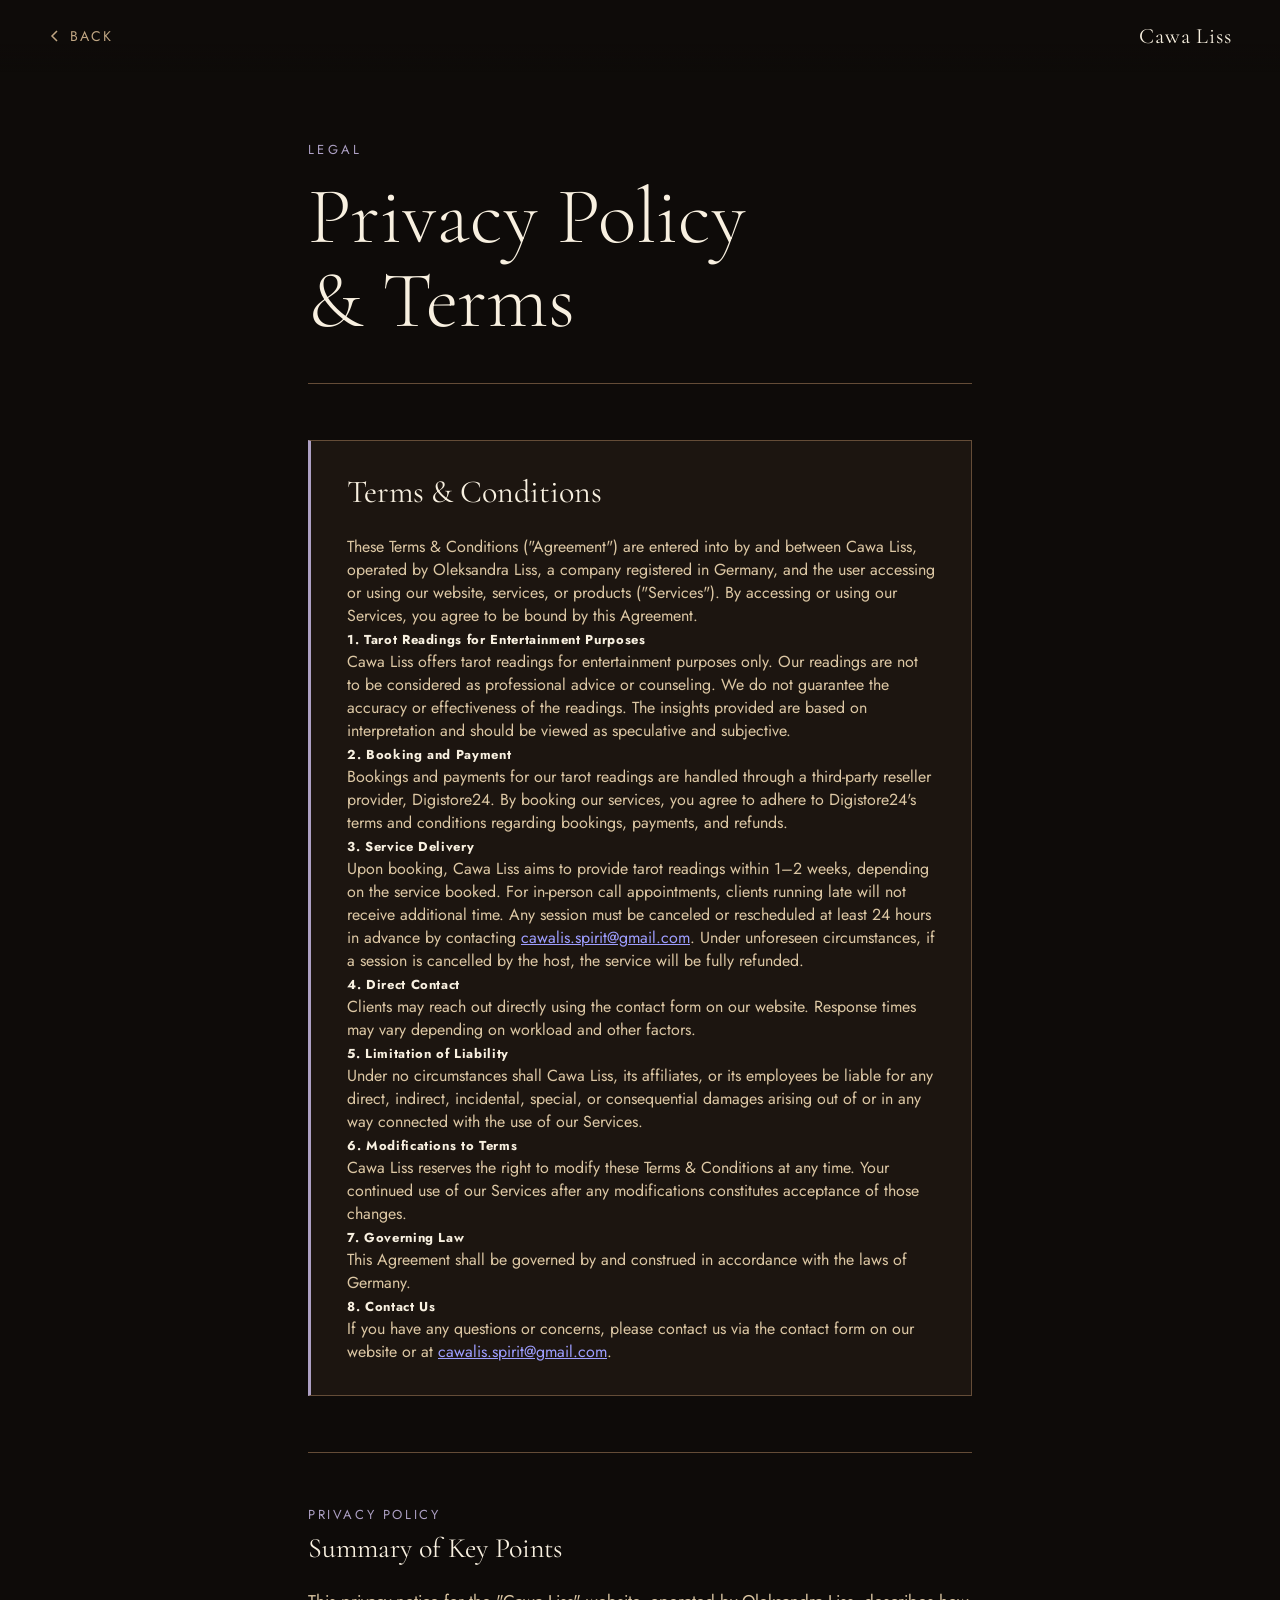
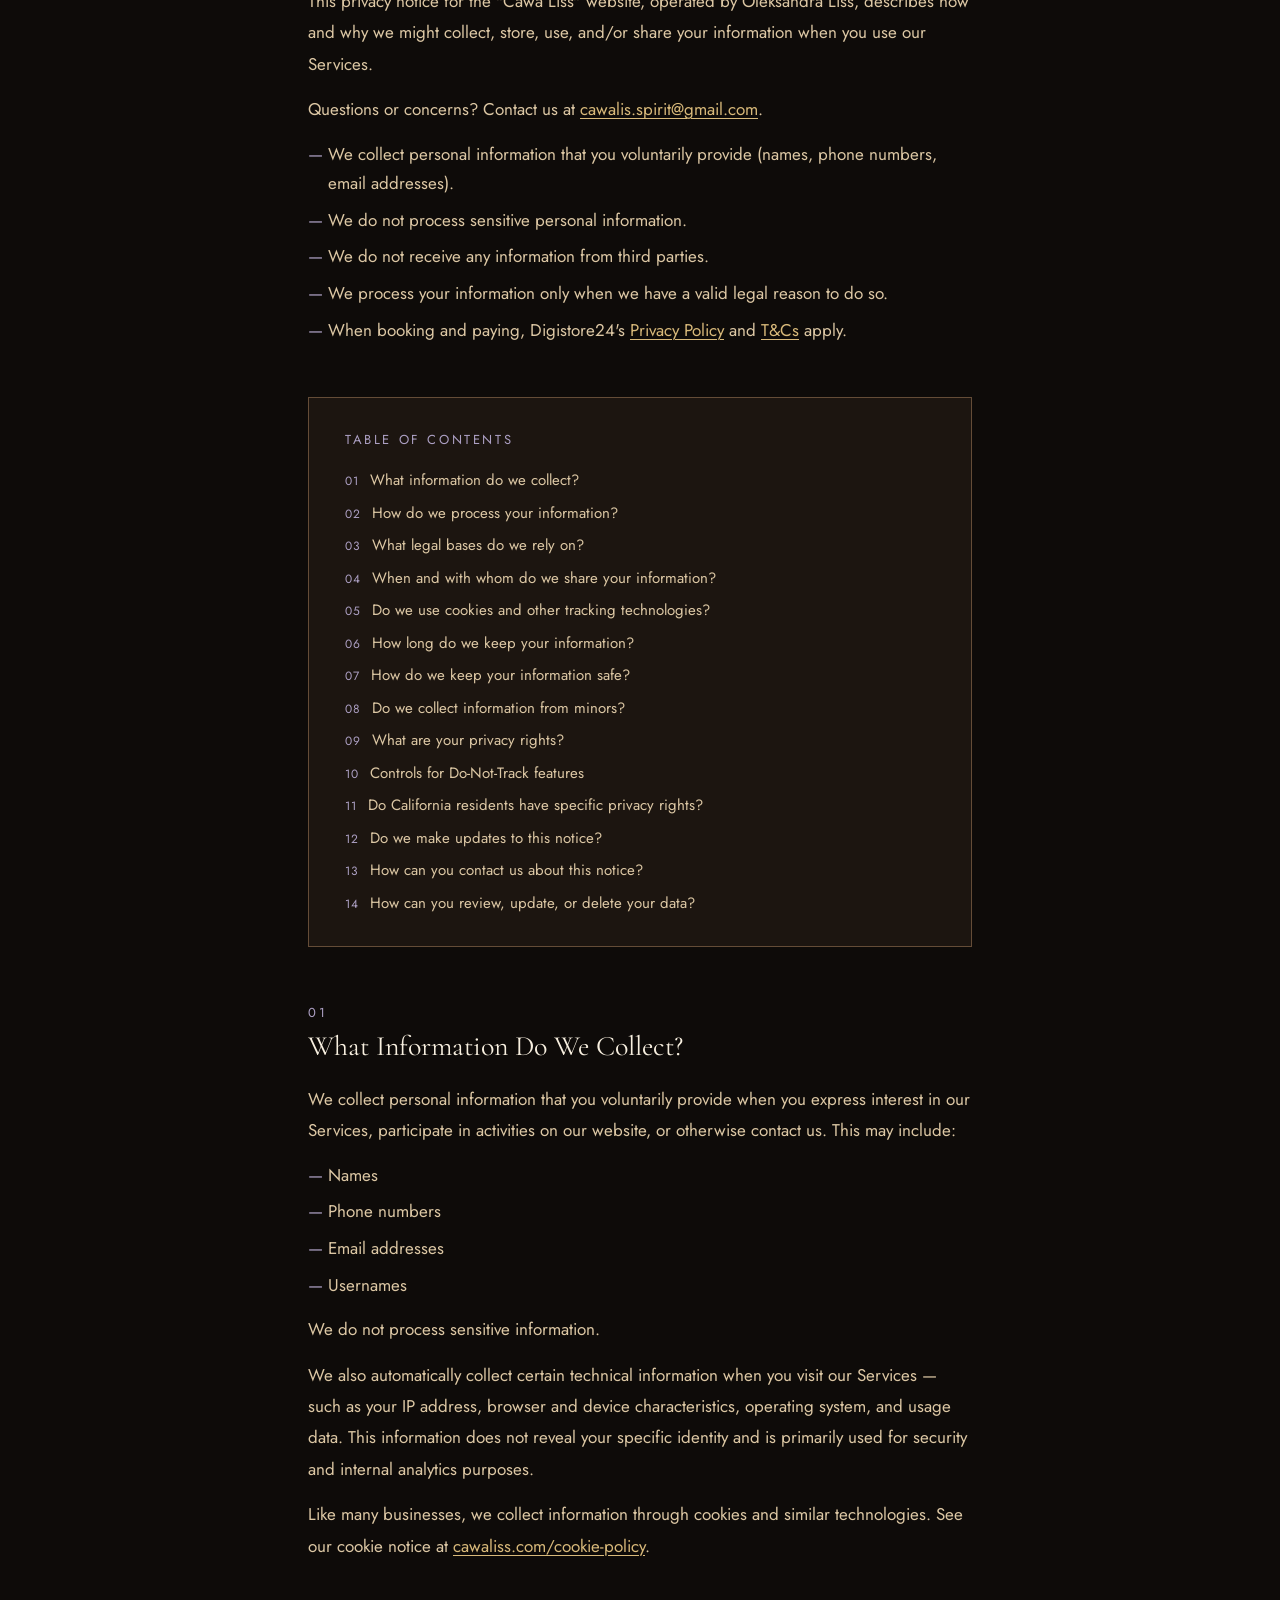
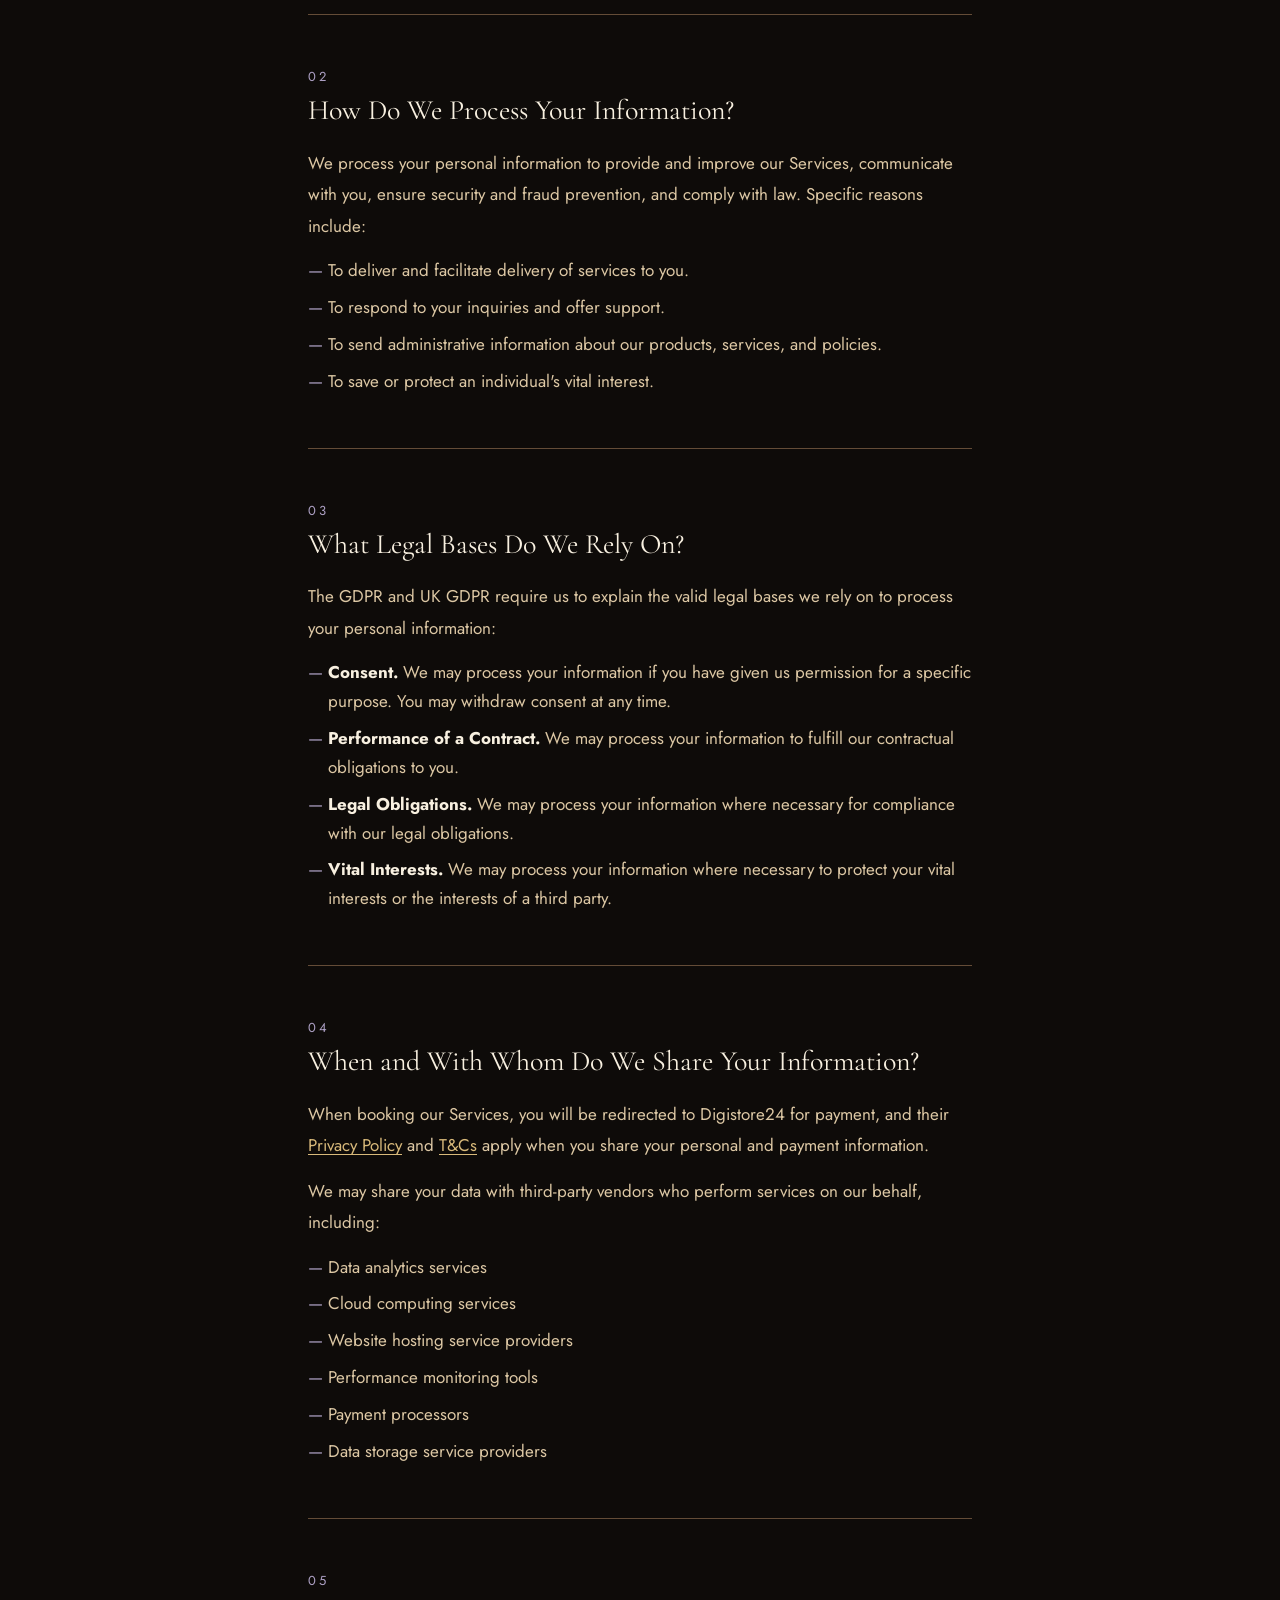
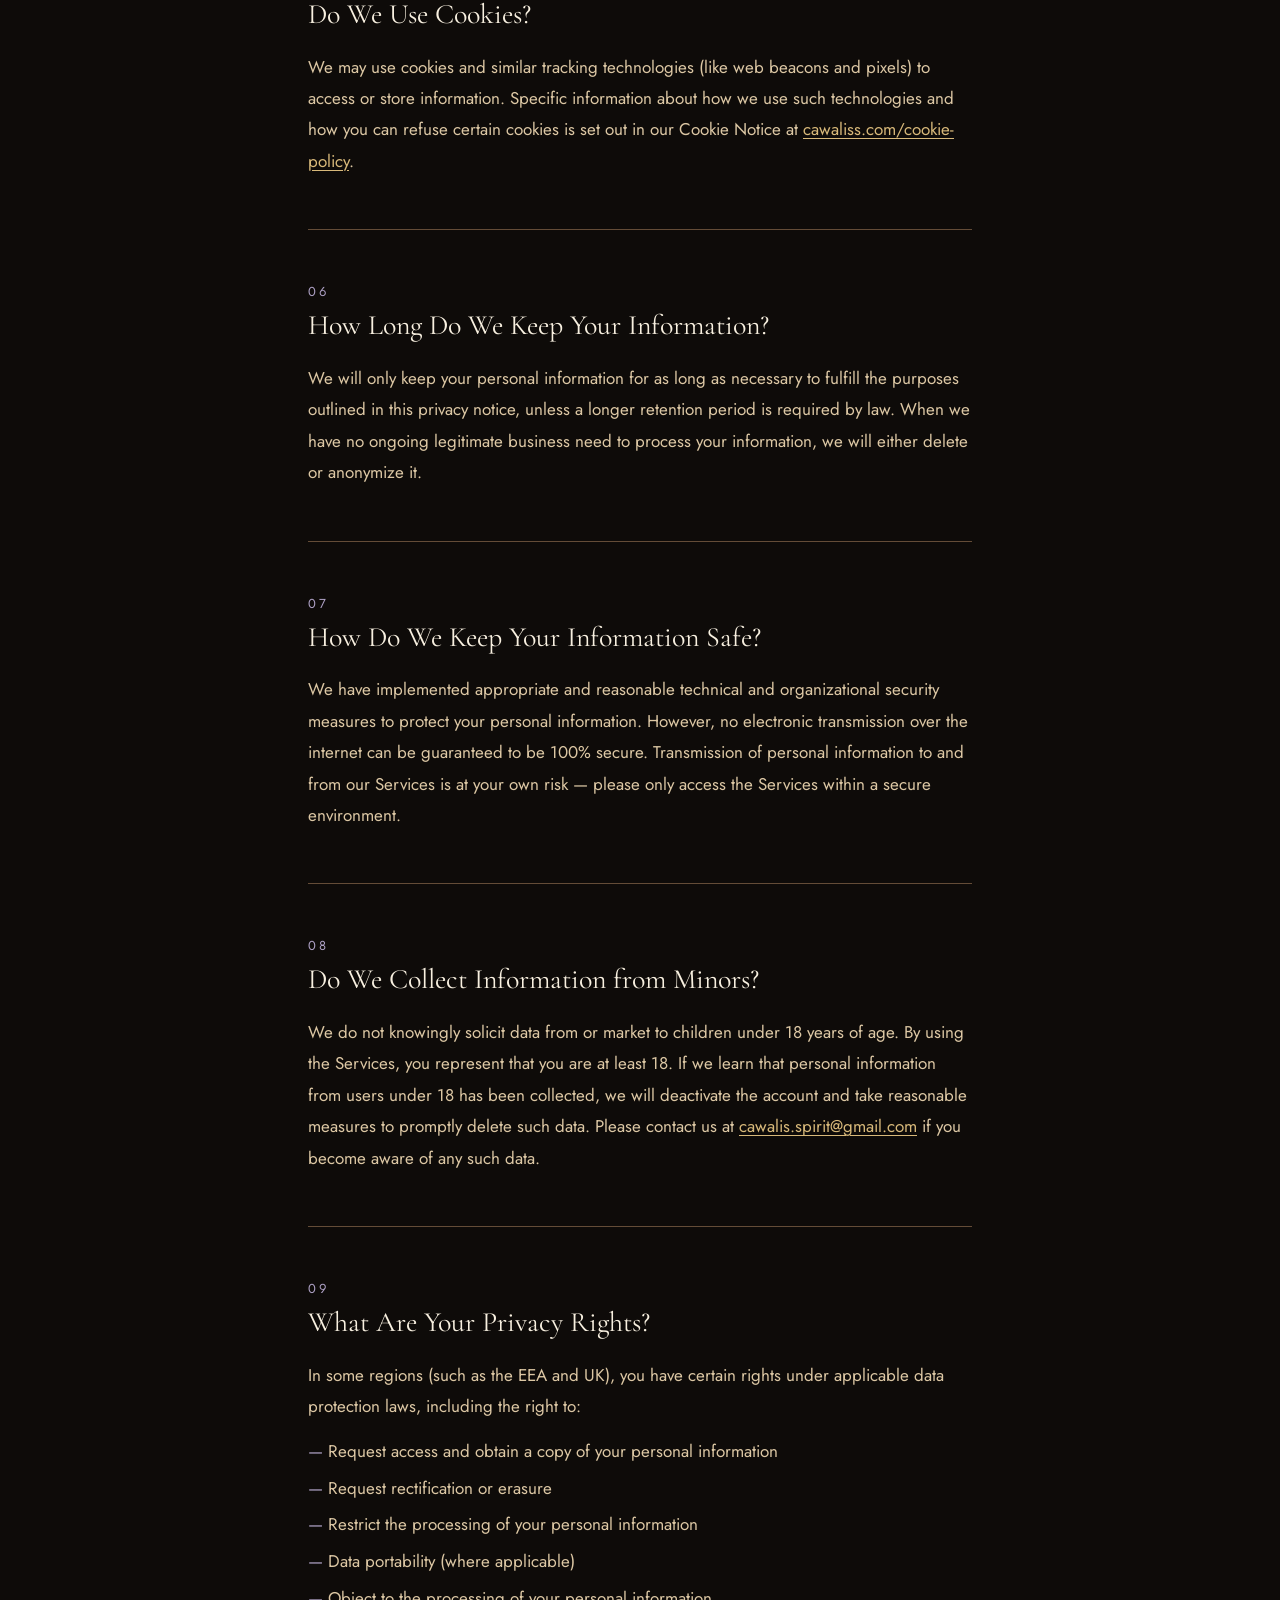
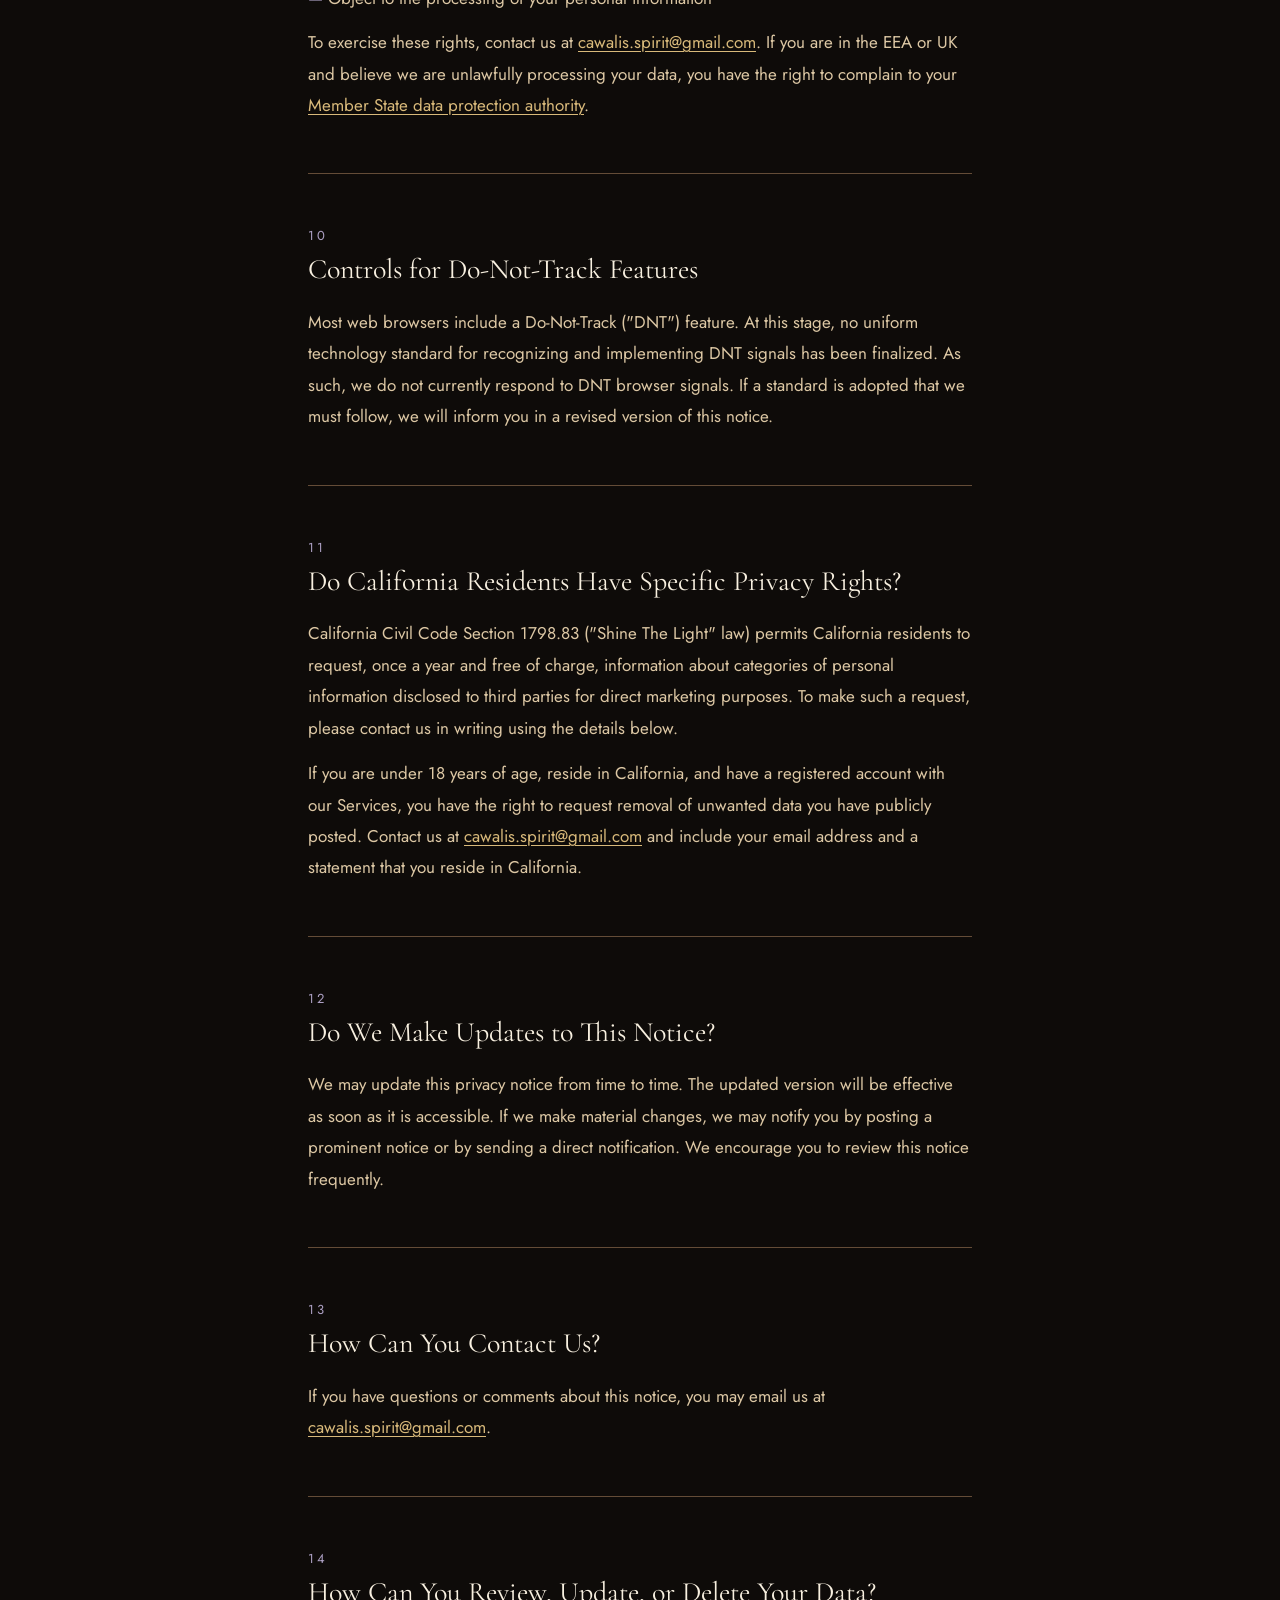
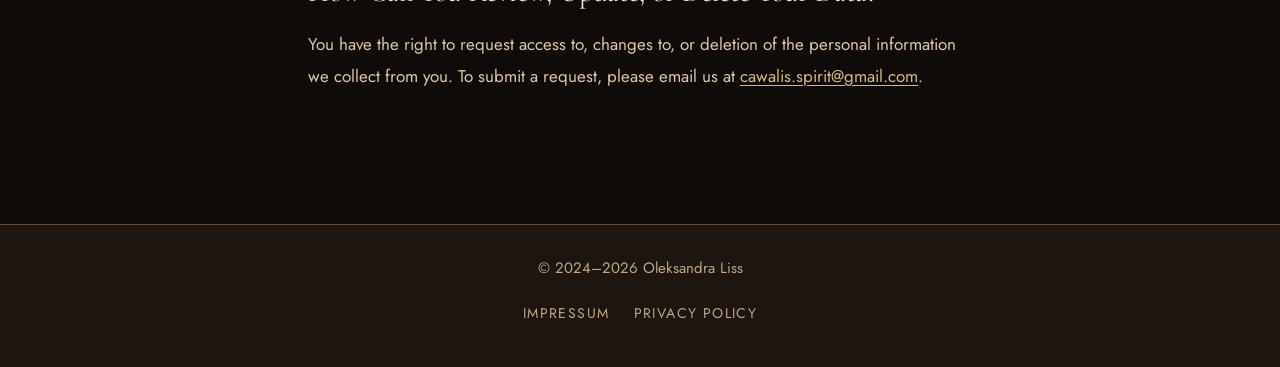
<file: privacy-policy.html>
<!DOCTYPE html>
<html lang="en">
<head>
<meta charset="UTF-8">
<meta name="viewport" content="width=device-width, initial-scale=1.0">
<title>Privacy Policy — Cawa Liss</title>
<meta name="description" content="Privacy Policy and Terms &amp; Conditions for Cawa Liss tarot readings.">
<meta name="theme-color" content="#0E0B09">
<meta name="color-scheme" content="dark">
<meta property="og:type" content="website">
<meta property="og:site_name" content="Cawa Liss">
<meta property="og:title" content="Privacy Policy — Cawa Liss">
<meta property="og:description" content="Privacy Policy and Terms &amp; Conditions for Cawa Liss tarot readings.">
<meta name="twitter:card" content="summary">
<link rel="apple-touch-icon" href="/assets/cawa_logo.png">
<link rel="icon" type="image/png" href="assets/cawa_logo.png">
<script src="assets/site.js"></script>
<link rel="preconnect" href="https://fonts.googleapis.com">
<link rel="preconnect" href="https://fonts.gstatic.com" crossorigin>
<link href="https://fonts.googleapis.com/css2?family=Cormorant+Garamond:ital,wght@0,300;0,400;1,300;1,400&family=Jost:wght@300;400;500;600&display=swap" rel="stylesheet">
<style>
*, *::before, *::after { margin: 0; padding: 0; box-sizing: border-box; }
html { scroll-behavior: smooth; font-size: 16px; }

:root {
  --obsidian:    #0E0B09;
  --dark-earth:  #1C1510;
  --soil:        #2E2318;
  --bark:        #4A3728;
  --clay:        #7A5C3E;
  --sand:        #C4A882;
  --gold:        #C9A96C;
  --gold-light:  #E2C98A;
  --gold-dim:    rgba(201,169,108,0.3);
  --cream:       #F0E4CC;
  --mist:        #8B7B9E;
  --font-display: 'Cormorant Garamond', Georgia, serif;
  --font-body:    'Jost', system-ui, sans-serif;
  --ease:        cubic-bezier(0.4, 0, 0.2, 1);
}

body {
  font-family: var(--font-body);
  background: var(--obsidian);
  color: var(--sand);
  -webkit-font-smoothing: antialiased;
  min-height: 100vh;
  min-height: 100svh;
  display: flex;
  flex-direction: column;
}

/* ── NAV ── */
nav {
  position: fixed;
  top: 0; left: 0; right: 0;
  z-index: 100;
  padding: 0 48px;
  height: 72px;
  display: flex;
  align-items: center;
  justify-content: space-between;
  background: linear-gradient(to bottom, var(--obsidian) 60%, transparent);
}
.nav-logo {
  display: grid;
  align-items: center;
  text-decoration: none;
}
.nav-logo img,
.nav-logo-name {
  grid-area: 1 / 1;
}
.nav-logo img {
  height: 36px;
  width: auto;
  opacity: 0;
  transform: scale(0.85);
  transition: opacity 0.5s var(--ease), transform 0.5s var(--ease);
}
.nav-logo-name {
  font-family: var(--font-display);
  font-size: 20px;
  font-weight: 400;
  color: var(--cream);
  letter-spacing: 0.04em;
  opacity: 1;
  transition: opacity 0.5s var(--ease);
}
.nav-logo.scrolled img {
  opacity: 1;
  transform: scale(1);
}
.nav-logo.scrolled .nav-logo-name {
  opacity: 0;
}
.nav-back {
  font-family: var(--font-body);
  font-size: 12px;
  letter-spacing: 0.15em;
  text-transform: uppercase;
  color: var(--clay);
  text-decoration: none;
  transition: color 0.3s;
  display: flex;
  align-items: center;
  gap: 8px;
}
@media (hover: hover) and (pointer: fine) { .nav-back:hover { color: var(--gold); } }
.nav-back svg { flex-shrink: 0; }

/* ── MAIN ── */
main {
  flex: 1;
  padding: 140px 48px 80px;
  max-width: 760px;
  margin: 0 auto;
  width: 100%;
}

.page-label {
  font-family: var(--font-body);
  font-size:12px;
  letter-spacing: 0.25em;
  text-transform: uppercase;
  color: var(--mist);
  margin-bottom: 16px;
}

.page-title {
  font-family: var(--font-display);
  font-size: clamp(42px, 6vw, 68px);
  font-weight: 300;
  color: var(--cream);
  line-height: 1.05;
  margin-bottom: 56px;
  border-bottom: 1px solid var(--bark);
  padding-bottom: 40px;
}

.toc {
  background: var(--dark-earth);
  border: 1px solid var(--bark);
  padding: 32px 36px;
  margin-bottom: 56px;
}
.toc-label {
  font-size:12px;
  letter-spacing: 0.2em;
  text-transform: uppercase;
  color: var(--mist);
  margin-bottom: 20px;
}
.toc ol {
  list-style: none;
  display: flex;
  flex-direction: column;
  gap: 10px;
  counter-reset: toc-counter;
}
.toc ol li {
  counter-increment: toc-counter;
  display: flex;
  gap: 12px;
  align-items: baseline;
}
.toc ol li::before {
  content: counter(toc-counter, decimal-leading-zero);
  font-size:12px;
  color: var(--mist);
  flex-shrink: 0;
  letter-spacing: 0.05em;
}
.toc ol li a {
  font-size: 13px;
  color: var(--sand);
  text-decoration: none;
  transition: color 0.3s;
  line-height: 1.5;
}
@media (hover: hover) and (pointer: fine) { .toc ol li a:hover { color: var(--gold); } }

.section {
  margin-bottom: 52px;
  scroll-margin-top: 100px;
}
.section-num {
  font-size:12px;
  letter-spacing: 0.2em;
  color: var(--mist);
  margin-bottom: 8px;
  text-transform: uppercase;
}
.section-title {
  font-family: var(--font-display);
  font-size: 28px;
  font-weight: 400;
  color: var(--cream);
  margin-bottom: 20px;
  line-height: 1.2;
}
.section p {
  font-size: 15px;
  line-height: 1.85;
  color: var(--sand);
  margin-bottom: 14px;
}
.section p:last-child { margin-bottom: 0; }
.section ul {
  margin: 12px 0 14px 0;
  padding-left: 0;
  list-style: none;
  display: flex;
  flex-direction: column;
  gap: 8px;
}
.section ul li {
  font-size: 15px;
  line-height: 1.7;
  color: var(--sand);
  padding-left: 20px;
  position: relative;
}
.section ul li::before {
  content: '—';
  position: absolute;
  left: 0;
  color: var(--mist);
}
.section a {
  color: var(--gold);
  text-decoration: none;
  transition: color 0.3s;
}
@media (hover: hover) and (pointer: fine) { .section a:hover { color: var(--gold-light); } }

.divider {
  border: none;
  border-top: 1px solid var(--bark);
  margin: 52px 0;
}

/* Terms section at top */
.terms-block {
  background: var(--dark-earth);
  border: 1px solid var(--bark);
  border-left: 3px solid var(--mist);
  padding: 32px 36px;
  margin-bottom: 56px;
}
.terms-block .section-title {
  font-size: 32px;
  margin-bottom: 24px;
}

/* ── FOOTER ── */
footer {
  background: var(--dark-earth);
  border-top: 1px solid var(--bark);
  padding: 32px 48px;
  text-align: center;
}
.footer-copy {
  font-size: 13px;
  color: var(--clay);
  margin-bottom: 12px;
}
.footer-links {
  display: flex;
  gap: 24px;
  justify-content: center;
}
.footer-links a {
  font-size: 12px;
  letter-spacing: 0.1em;
  text-transform: uppercase;
  color: var(--clay);
  text-decoration: none;
  transition: color 0.3s;
}
@media (hover: hover) and (pointer: fine) { .footer-links a:hover { color: var(--gold); } }

@media (max-width: 640px) {
  nav { padding: 0 24px; }
  main { padding: 120px 24px 60px; }
  footer { padding: 32px 24px; }
  .toc { padding: 24px; }
  .terms-block { padding: 24px; }
}
</style>
<link rel="stylesheet" href="assets/site.css">
</head>
<body>
<a class="skip-link" href="#main">Skip to content</a>

<nav>
  <a href="index.html" class="nav-back">
    <svg width="14" height="14" viewBox="0 0 14 14" fill="none" stroke="currentColor" stroke-width="1.5">
      <path d="M9 2L4 7l5 5"/>
    </svg>
    Back
  </a>
  <a href="index.html" class="nav-logo">
    <img src="assets/cawa_logo.png" width="240" height="240" alt="Cawa Liss">
    <span class="nav-logo-name">Cawa Liss</span>
  </a>
</nav>

<main id="main">
  <div class="page-label">Legal</div>
  <h1 class="page-title">Privacy Policy &amp; Terms</h1>

  <!-- Terms & Conditions -->
  <div class="terms-block">
    <h2 class="section-title">Terms &amp; Conditions</h2>
    <p>These Terms &amp; Conditions ("Agreement") are entered into by and between Cawa Liss, operated by Oleksandra Liss, a company registered in Germany, and the user accessing or using our website, services, or products ("Services"). By accessing or using our Services, you agree to be bound by this Agreement.</p>

    <p><strong style="color:var(--cream);font-size:13px;letter-spacing:0.05em;">1. Tarot Readings for Entertainment Purposes</strong><br>
    Cawa Liss offers tarot readings for entertainment purposes only. Our readings are not to be considered as professional advice or counseling. We do not guarantee the accuracy or effectiveness of the readings. The insights provided are based on interpretation and should be viewed as speculative and subjective.</p>

    <p><strong style="color:var(--cream);font-size:13px;letter-spacing:0.05em;">2. Booking and Payment</strong><br>
    Bookings and payments for our tarot readings are handled through a third-party reseller provider, Digistore24. By booking our services, you agree to adhere to Digistore24's terms and conditions regarding bookings, payments, and refunds.</p>

    <p><strong style="color:var(--cream);font-size:13px;letter-spacing:0.05em;">3. Service Delivery</strong><br>
    Upon booking, Cawa Liss aims to provide tarot readings within 1–2 weeks, depending on the service booked. For in-person call appointments, clients running late will not receive additional time. Any session must be canceled or rescheduled at least 24 hours in advance by contacting <a href="mailto:cawalis.spirit@gmail.com">cawalis.spirit@gmail.com</a>. Under unforeseen circumstances, if a session is cancelled by the host, the service will be fully refunded.</p>

    <p><strong style="color:var(--cream);font-size:13px;letter-spacing:0.05em;">4. Direct Contact</strong><br>
    Clients may reach out directly using the contact form on our website. Response times may vary depending on workload and other factors.</p>

    <p><strong style="color:var(--cream);font-size:13px;letter-spacing:0.05em;">5. Limitation of Liability</strong><br>
    Under no circumstances shall Cawa Liss, its affiliates, or its employees be liable for any direct, indirect, incidental, special, or consequential damages arising out of or in any way connected with the use of our Services.</p>

    <p><strong style="color:var(--cream);font-size:13px;letter-spacing:0.05em;">6. Modifications to Terms</strong><br>
    Cawa Liss reserves the right to modify these Terms &amp; Conditions at any time. Your continued use of our Services after any modifications constitutes acceptance of those changes.</p>

    <p><strong style="color:var(--cream);font-size:13px;letter-spacing:0.05em;">7. Governing Law</strong><br>
    This Agreement shall be governed by and construed in accordance with the laws of Germany.</p>

    <p><strong style="color:var(--cream);font-size:13px;letter-spacing:0.05em;">8. Contact Us</strong><br>
    If you have any questions or concerns, please contact us via the contact form on our website or at <a href="mailto:cawalis.spirit@gmail.com">cawalis.spirit@gmail.com</a>.</p>
  </div>

  <hr class="divider">

  <!-- Summary -->
  <div class="section" id="summary">
    <div class="section-num">Privacy Policy</div>
    <h2 class="section-title">Summary of Key Points</h2>
    <p>This privacy notice for the "Cawa Liss" website, operated by Oleksandra Liss, describes how and why we might collect, store, use, and/or share your information when you use our Services.</p>
    <p>Questions or concerns? Contact us at <a href="mailto:cawalis.spirit@gmail.com">cawalis.spirit@gmail.com</a>.</p>
    <ul>
      <li>We collect personal information that you voluntarily provide (names, phone numbers, email addresses).</li>
      <li>We do not process sensitive personal information.</li>
      <li>We do not receive any information from third parties.</li>
      <li>We process your information only when we have a valid legal reason to do so.</li>
      <li>When booking and paying, Digistore24's <a href="https://www.digistore24.com/de/home/extern/cms/page/frontend/legal/privacy" target="_blank" rel="noopener">Privacy Policy</a> and <a href="https://www.digistore24.com/page/terms" target="_blank" rel="noopener">T&amp;Cs</a> apply.</li>
    </ul>
  </div>

  <!-- TOC -->
  <div class="toc">
    <div class="toc-label">Table of Contents</div>
    <ol>
      <li><a href="#infocollect">What information do we collect?</a></li>
      <li><a href="#infouse">How do we process your information?</a></li>
      <li><a href="#legalbases">What legal bases do we rely on?</a></li>
      <li><a href="#whoshare">When and with whom do we share your information?</a></li>
      <li><a href="#cookies">Do we use cookies and other tracking technologies?</a></li>
      <li><a href="#inforetain">How long do we keep your information?</a></li>
      <li><a href="#infosafe">How do we keep your information safe?</a></li>
      <li><a href="#infominors">Do we collect information from minors?</a></li>
      <li><a href="#privacyrights">What are your privacy rights?</a></li>
      <li><a href="#DNT">Controls for Do-Not-Track features</a></li>
      <li><a href="#caresidents">Do California residents have specific privacy rights?</a></li>
      <li><a href="#policyupdates">Do we make updates to this notice?</a></li>
      <li><a href="#contact">How can you contact us about this notice?</a></li>
      <li><a href="#request">How can you review, update, or delete your data?</a></li>
    </ol>
  </div>

  <div class="section" id="infocollect">
    <div class="section-num">01</div>
    <h2 class="section-title">What Information Do We Collect?</h2>
    <p>We collect personal information that you voluntarily provide when you express interest in our Services, participate in activities on our website, or otherwise contact us. This may include:</p>
    <ul>
      <li>Names</li>
      <li>Phone numbers</li>
      <li>Email addresses</li>
      <li>Usernames</li>
    </ul>
    <p>We do not process sensitive information.</p>
    <p>We also automatically collect certain technical information when you visit our Services — such as your IP address, browser and device characteristics, operating system, and usage data. This information does not reveal your specific identity and is primarily used for security and internal analytics purposes.</p>
    <p>Like many businesses, we collect information through cookies and similar technologies. See our cookie notice at <a href="#">cawaliss.com/cookie-policy</a>.</p>
  </div>

  <hr class="divider">

  <div class="section" id="infouse">
    <div class="section-num">02</div>
    <h2 class="section-title">How Do We Process Your Information?</h2>
    <p>We process your personal information to provide and improve our Services, communicate with you, ensure security and fraud prevention, and comply with law. Specific reasons include:</p>
    <ul>
      <li>To deliver and facilitate delivery of services to you.</li>
      <li>To respond to your inquiries and offer support.</li>
      <li>To send administrative information about our products, services, and policies.</li>
      <li>To save or protect an individual's vital interest.</li>
    </ul>
  </div>

  <hr class="divider">

  <div class="section" id="legalbases">
    <div class="section-num">03</div>
    <h2 class="section-title">What Legal Bases Do We Rely On?</h2>
    <p>The GDPR and UK GDPR require us to explain the valid legal bases we rely on to process your personal information:</p>
    <ul>
      <li><strong style="color:var(--cream)">Consent.</strong> We may process your information if you have given us permission for a specific purpose. You may withdraw consent at any time.</li>
      <li><strong style="color:var(--cream)">Performance of a Contract.</strong> We may process your information to fulfill our contractual obligations to you.</li>
      <li><strong style="color:var(--cream)">Legal Obligations.</strong> We may process your information where necessary for compliance with our legal obligations.</li>
      <li><strong style="color:var(--cream)">Vital Interests.</strong> We may process your information where necessary to protect your vital interests or the interests of a third party.</li>
    </ul>
  </div>

  <hr class="divider">

  <div class="section" id="whoshare">
    <div class="section-num">04</div>
    <h2 class="section-title">When and With Whom Do We Share Your Information?</h2>
    <p>When booking our Services, you will be redirected to Digistore24 for payment, and their <a href="https://www.digistore24.com/de/home/extern/cms/page/frontend/legal/privacy" target="_blank" rel="noopener">Privacy Policy</a> and <a href="https://www.digistore24.com/page/terms" target="_blank" rel="noopener">T&amp;Cs</a> apply when you share your personal and payment information.</p>
    <p>We may share your data with third-party vendors who perform services on our behalf, including:</p>
    <ul>
      <li>Data analytics services</li>
      <li>Cloud computing services</li>
      <li>Website hosting service providers</li>
      <li>Performance monitoring tools</li>
      <li>Payment processors</li>
      <li>Data storage service providers</li>
    </ul>
  </div>

  <hr class="divider">

  <div class="section" id="cookies">
    <div class="section-num">05</div>
    <h2 class="section-title">Do We Use Cookies?</h2>
    <p>We may use cookies and similar tracking technologies (like web beacons and pixels) to access or store information. Specific information about how we use such technologies and how you can refuse certain cookies is set out in our Cookie Notice at <a href="#">cawaliss.com/cookie-policy</a>.</p>
  </div>

  <hr class="divider">

  <div class="section" id="inforetain">
    <div class="section-num">06</div>
    <h2 class="section-title">How Long Do We Keep Your Information?</h2>
    <p>We will only keep your personal information for as long as necessary to fulfill the purposes outlined in this privacy notice, unless a longer retention period is required by law. When we have no ongoing legitimate business need to process your information, we will either delete or anonymize it.</p>
  </div>

  <hr class="divider">

  <div class="section" id="infosafe">
    <div class="section-num">07</div>
    <h2 class="section-title">How Do We Keep Your Information Safe?</h2>
    <p>We have implemented appropriate and reasonable technical and organizational security measures to protect your personal information. However, no electronic transmission over the internet can be guaranteed to be 100% secure. Transmission of personal information to and from our Services is at your own risk — please only access the Services within a secure environment.</p>
  </div>

  <hr class="divider">

  <div class="section" id="infominors">
    <div class="section-num">08</div>
    <h2 class="section-title">Do We Collect Information from Minors?</h2>
    <p>We do not knowingly solicit data from or market to children under 18 years of age. By using the Services, you represent that you are at least 18. If we learn that personal information from users under 18 has been collected, we will deactivate the account and take reasonable measures to promptly delete such data. Please contact us at <a href="mailto:cawalis.spirit@gmail.com">cawalis.spirit@gmail.com</a> if you become aware of any such data.</p>
  </div>

  <hr class="divider">

  <div class="section" id="privacyrights">
    <div class="section-num">09</div>
    <h2 class="section-title">What Are Your Privacy Rights?</h2>
    <p>In some regions (such as the EEA and UK), you have certain rights under applicable data protection laws, including the right to:</p>
    <ul>
      <li>Request access and obtain a copy of your personal information</li>
      <li>Request rectification or erasure</li>
      <li>Restrict the processing of your personal information</li>
      <li>Data portability (where applicable)</li>
      <li>Object to the processing of your personal information</li>
    </ul>
    <p>To exercise these rights, contact us at <a href="mailto:cawalis.spirit@gmail.com">cawalis.spirit@gmail.com</a>. If you are in the EEA or UK and believe we are unlawfully processing your data, you have the right to complain to your <a href="https://ec.europa.eu/justice/data-protection/bodies/authorities/index_en.htm" target="_blank" rel="noopener">Member State data protection authority</a>.</p>
  </div>

  <hr class="divider">

  <div class="section" id="DNT">
    <div class="section-num">10</div>
    <h2 class="section-title">Controls for Do-Not-Track Features</h2>
    <p>Most web browsers include a Do-Not-Track ("DNT") feature. At this stage, no uniform technology standard for recognizing and implementing DNT signals has been finalized. As such, we do not currently respond to DNT browser signals. If a standard is adopted that we must follow, we will inform you in a revised version of this notice.</p>
  </div>

  <hr class="divider">

  <div class="section" id="caresidents">
    <div class="section-num">11</div>
    <h2 class="section-title">Do California Residents Have Specific Privacy Rights?</h2>
    <p>California Civil Code Section 1798.83 ("Shine The Light" law) permits California residents to request, once a year and free of charge, information about categories of personal information disclosed to third parties for direct marketing purposes. To make such a request, please contact us in writing using the details below.</p>
    <p>If you are under 18 years of age, reside in California, and have a registered account with our Services, you have the right to request removal of unwanted data you have publicly posted. Contact us at <a href="mailto:cawalis.spirit@gmail.com">cawalis.spirit@gmail.com</a> and include your email address and a statement that you reside in California.</p>
  </div>

  <hr class="divider">

  <div class="section" id="policyupdates">
    <div class="section-num">12</div>
    <h2 class="section-title">Do We Make Updates to This Notice?</h2>
    <p>We may update this privacy notice from time to time. The updated version will be effective as soon as it is accessible. If we make material changes, we may notify you by posting a prominent notice or by sending a direct notification. We encourage you to review this notice frequently.</p>
  </div>

  <hr class="divider">

  <div class="section" id="contact">
    <div class="section-num">13</div>
    <h2 class="section-title">How Can You Contact Us?</h2>
    <p>If you have questions or comments about this notice, you may email us at <a href="mailto:cawalis.spirit@gmail.com">cawalis.spirit@gmail.com</a>.</p>
  </div>

  <hr class="divider">

  <div class="section" id="request">
    <div class="section-num">14</div>
    <h2 class="section-title">How Can You Review, Update, or Delete Your Data?</h2>
    <p>You have the right to request access to, changes to, or deletion of the personal information we collect from you. To submit a request, please email us at <a href="mailto:cawalis.spirit@gmail.com">cawalis.spirit@gmail.com</a>.</p>
  </div>

</main>

<footer>
  <div class="footer-copy">© 2024–2026 Oleksandra Liss</div>
  <div class="footer-links">
    <a href="impressum.html">Impressum</a>
    <a href="privacy-policy.html">Privacy Policy</a>
  </div>
</footer>

<script>
  const logo = document.querySelector('.nav-logo');
  window.addEventListener('scroll', () => {
    logo.classList.toggle('scrolled', window.scrollY > 60);
  }, { passive: true });
</script>
</body>
</html>
</file>
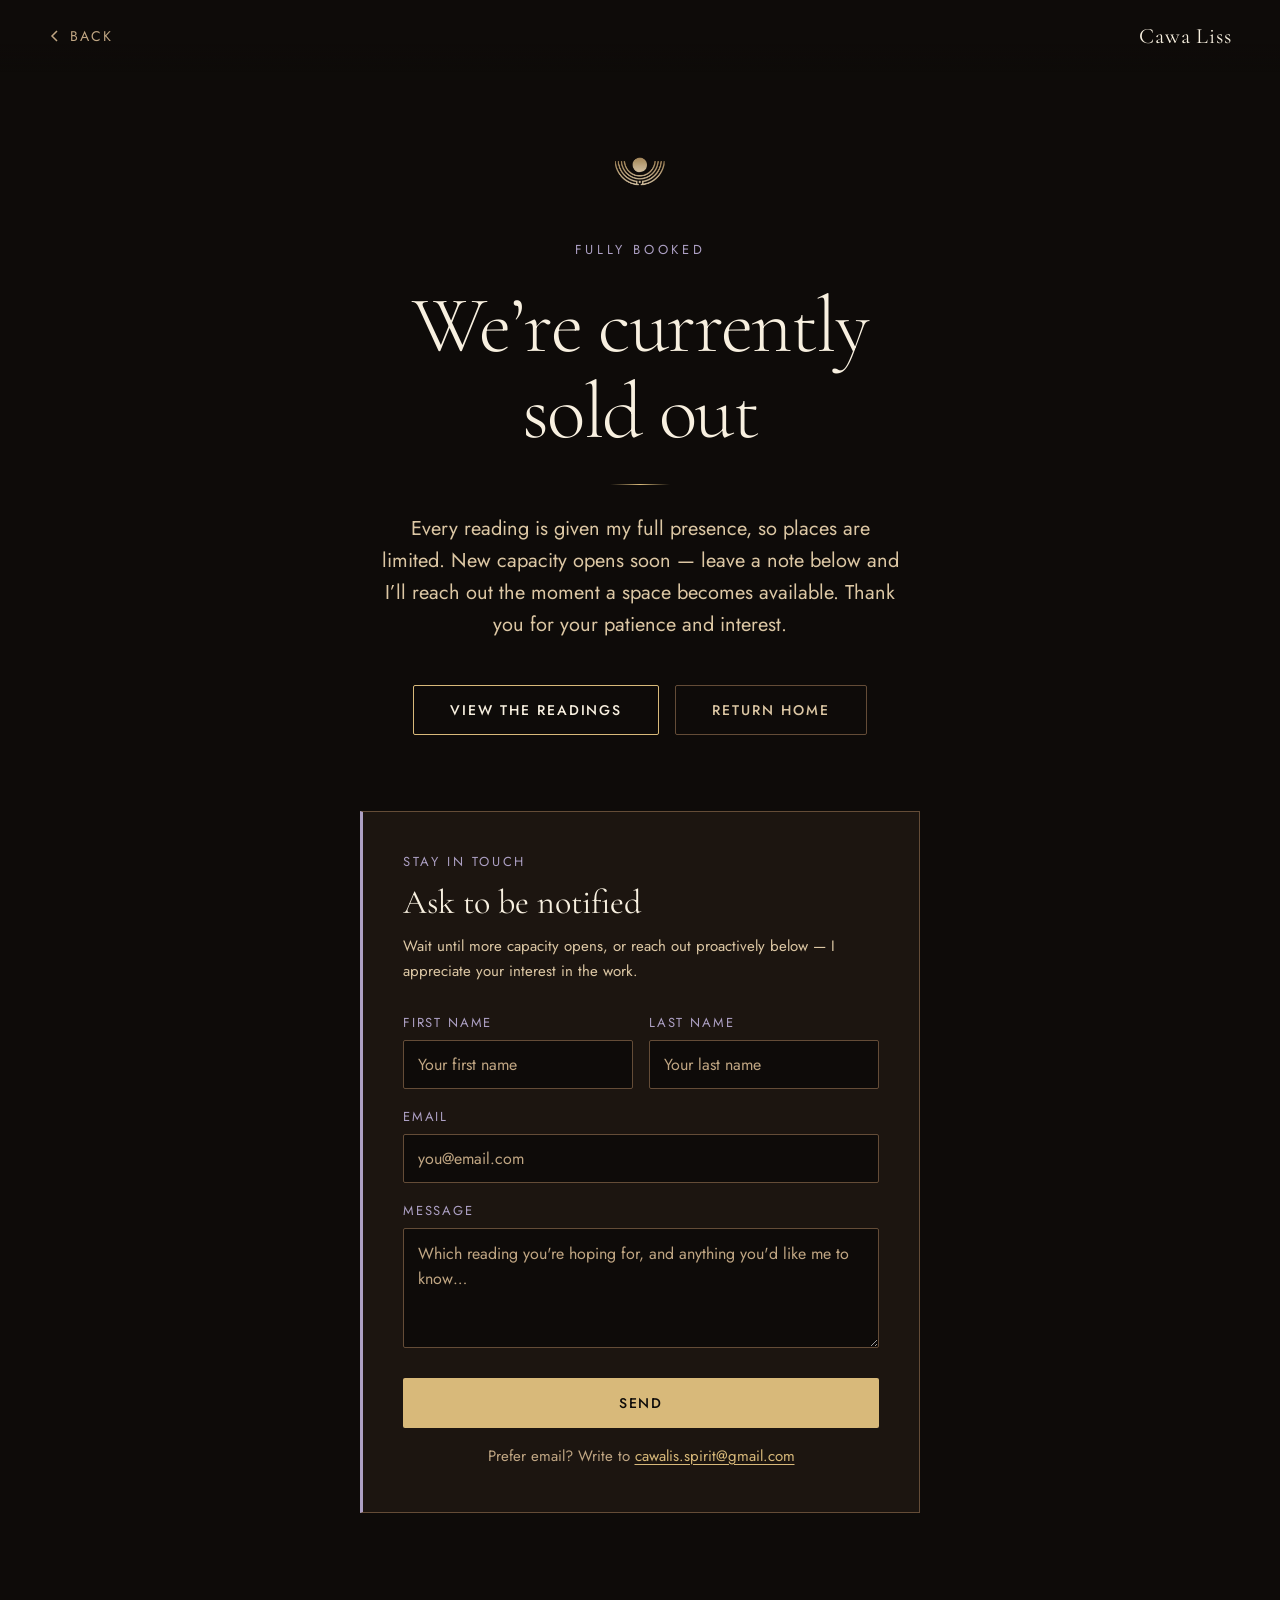
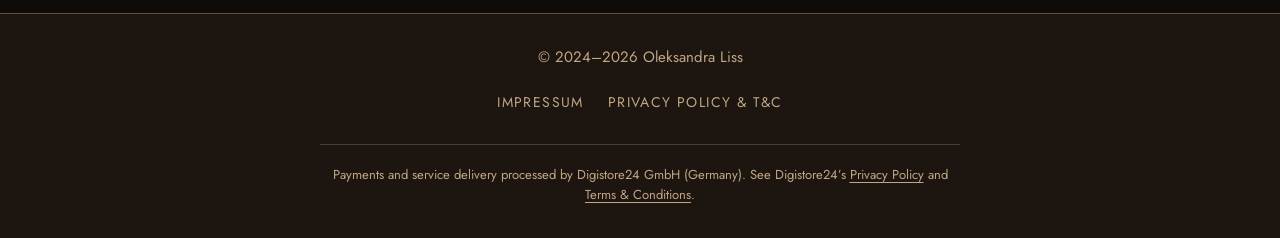
<file: sold-out.html>
<!DOCTYPE html>
<html lang="en">
<head>
<meta charset="UTF-8">
<meta name="viewport" content="width=device-width, initial-scale=1.0">
<title>Sold Out — Cawa Liss</title>
<meta name="description" content="Every reading is given full presence, so places are limited. Leave a note and Cawa will reach out when a space opens.">
<meta name="theme-color" content="#0E0B09">
<meta name="color-scheme" content="dark">
<meta property="og:type" content="website">
<meta property="og:site_name" content="Cawa Liss">
<meta property="og:title" content="Sold Out — Cawa Liss">
<meta property="og:description" content="Every reading is given full presence, so places are limited. Leave a note and Cawa will reach out when a space opens.">
<meta name="twitter:card" content="summary">
<link rel="apple-touch-icon" href="/assets/cawa_logo.png">
<link rel="icon" type="image/png" href="assets/cawa_logo.png">
<script src="assets/site.js"></script>
<link rel="preconnect" href="https://fonts.googleapis.com">
<link rel="preconnect" href="https://fonts.gstatic.com" crossorigin>
<link href="https://fonts.googleapis.com/css2?family=Cormorant+Garamond:ital,wght@0,300;0,400;1,300;1,400&family=Jost:wght@300;400;500;600&display=swap" rel="stylesheet">
<style>
*, *::before, *::after { margin: 0; padding: 0; box-sizing: border-box; }
html { scroll-behavior: smooth; font-size: 16px; }

:root {
  --obsidian:    #0E0B09;
  --dark-earth:  #1C1510;
  --soil:        #2E2318;
  --bark:        #4A3728;
  --clay:        #7A5C3E;
  --sand:        #C4A882;
  --gold:        #C9A96C;
  --gold-light:  #E2C98A;
  --gold-dim:    rgba(201,169,108,0.3);
  --cream:       #F0E4CC;
  --mist:        #8B7B9E;
  --font-display: 'Cormorant Garamond', Georgia, serif;
  --font-body:    'Jost', system-ui, sans-serif;
  --ease:        cubic-bezier(0.4, 0, 0.2, 1);
}

body {
  font-family: var(--font-body);
  background: var(--obsidian);
  color: var(--sand);
  -webkit-font-smoothing: antialiased;
  min-height: 100vh;
  min-height: 100svh;
  display: flex;
  flex-direction: column;
}

/* ── NAV ── */
nav {
  position: fixed;
  top: 0; left: 0; right: 0;
  z-index: 100;
  padding: 0 48px;
  height: 72px;
  display: flex;
  align-items: center;
  justify-content: space-between;
  background: linear-gradient(to bottom, var(--obsidian) 60%, transparent);
}
.nav-back {
  font-family: var(--font-body);
  font-size: 12px;
  letter-spacing: 0.15em;
  text-transform: uppercase;
  color: var(--clay);
  text-decoration: none;
  transition: color 0.3s;
  display: flex;
  align-items: center;
  gap: 8px;
}
@media (hover: hover) and (pointer: fine) { .nav-back:hover { color: var(--gold); } }
.nav-back svg { flex-shrink: 0; }
.nav-logo {
  display: grid;
  align-items: center;
  text-decoration: none;
}
.nav-logo img,
.nav-logo-name { grid-area: 1 / 1; }
.nav-logo img {
  height: 36px;
  width: auto;
  opacity: 0;
  transform: scale(0.85);
  transition: opacity 0.5s var(--ease), transform 0.5s var(--ease);
}
.nav-logo-name {
  font-family: var(--font-display);
  font-size: 20px;
  font-weight: 400;
  color: var(--cream);
  letter-spacing: 0.04em;
  opacity: 1;
  transition: opacity 0.5s var(--ease);
}
.nav-logo.scrolled img { opacity: 1; transform: scale(1); }
.nav-logo.scrolled .nav-logo-name { opacity: 0; }

/* ── MAIN ── */
main {
  flex: 1;
  display: flex;
  flex-direction: column;
  align-items: center;
  justify-content: center;
  text-align: center;
  padding: 140px 48px 100px;
  max-width: 720px;
  margin: 0 auto;
  width: 100%;
}

.mark {
  width: 64px;
  height: 64px;
  margin-bottom: 36px;
  opacity: 0.9;
}
.mark img { width: 100%; height: 100%; object-fit: contain; }

.page-label {
  font-family: var(--font-body);
  font-size:12px;
  letter-spacing: 0.28em;
  text-transform: uppercase;
  color: var(--mist);
  margin-bottom: 24px;
}
.sold-title {
  font-family: var(--font-display);
  font-size: clamp(40px, 7vw, 72px);
  font-weight: 300;
  color: var(--cream);
  line-height: 1.08;
  letter-spacing: -0.02em;
  text-wrap: pretty;
  margin-bottom: 28px;
}
.hero-divider {
  width: 60px;
  height: 1px;
  background: linear-gradient(to right, transparent, var(--gold), transparent);
  margin: 0 auto 28px;
}
.sold-sub {
  font-family: var(--font-body);
  font-size: clamp(15px, 1.7vw, 18px);
  font-weight: 300;
  color: var(--sand);
  line-height: 1.8;
  max-width: 520px;
  margin: 0 auto 44px;
}

.actions {
  display: flex;
  gap: 16px;
  flex-wrap: wrap;
  justify-content: center;
  margin-bottom: 12px;
}
.btn-ghost {
  display: inline-block;
  font-family: var(--font-body);
  font-size: 13px;
  font-weight: 500;
  letter-spacing: 0.14em;
  text-transform: uppercase;
  color: var(--cream);
  border: 1px solid var(--gold);
  padding: 14px 36px;
  border-radius: 2px;
  text-decoration: none;
  transition: all 0.35s var(--ease);
}
@media (hover: hover) and (pointer: fine) { .btn-ghost:hover {
  background: rgba(201,169,108,0.12);
  color: var(--gold-light);
} }
.btn-quiet {
  display: inline-block;
  font-family: var(--font-body);
  font-size: 13px;
  font-weight: 500;
  letter-spacing: 0.14em;
  text-transform: uppercase;
  color: var(--sand);
  border: 1px solid var(--bark);
  padding: 14px 36px;
  border-radius: 2px;
  text-decoration: none;
  transition: all 0.3s var(--ease);
}
@media (hover: hover) and (pointer: fine) { .btn-quiet:hover { border-color: var(--gold-dim); color: var(--gold-light); } }

/* ── CONTACT CARD ── */
.contact-card {
  width: 100%;
  max-width: 560px;
  margin: 64px auto 0;
  background: var(--dark-earth);
  border: 1px solid var(--bark);
  border-left: 3px solid var(--mist);
  padding: 40px 40px 44px;
  text-align: left;
}
.contact-label {
  font-family: var(--font-body);
  font-size:12px;
  letter-spacing: 0.2em;
  text-transform: uppercase;
  color: var(--mist);
  margin-bottom: 12px;
}
.contact-title {
  font-family: var(--font-display);
  font-size: 30px;
  font-weight: 400;
  color: var(--cream);
  line-height: 1.2;
  margin-bottom: 10px;
}
.contact-intro {
  font-size: 14px;
  line-height: 1.7;
  color: var(--sand);
  margin-bottom: 28px;
}
.field-row {
  display: grid;
  grid-template-columns: 1fr 1fr;
  gap: 16px;
}
.field { margin-bottom: 18px; }
.field label {
  display: block;
  font-family: var(--font-body);
  font-size:12px;
  letter-spacing: 0.14em;
  text-transform: uppercase;
  color: var(--mist);
  margin-bottom: 8px;
}
.field input,
.field textarea {
  width: 100%;
  font-family: var(--font-body);
  font-size: 15px;
  color: var(--cream);
  background: var(--obsidian);
  border: 1px solid var(--bark);
  border-radius: 2px;
  padding: 12px 14px;
  transition: border-color 0.3s var(--ease), box-shadow 0.3s var(--ease);
}
.field textarea { resize: vertical; min-height: 120px; line-height: 1.6; }
.field input::placeholder,
.field textarea::placeholder { color: var(--clay); }
.field input:focus-visible,
.field textarea:focus-visible {
  border-color: var(--gold);
  box-shadow: 0 0 0 3px rgba(201,169,108,0.18);
}
.btn-send {
  display: inline-flex;
  align-items: center;
  justify-content: center;
  width: 100%;
  font-family: var(--font-body);
  font-size: 13px;
  font-weight: 500;
  letter-spacing: 0.14em;
  text-transform: uppercase;
  color: var(--obsidian);
  background: var(--gold);
  border: none;
  cursor: pointer;
  padding: 15px 40px;
  border-radius: 2px;
  transition: all 0.3s var(--ease);
  margin-top: 6px;
}
@media (hover: hover) and (pointer: fine) { .btn-send:hover { background: var(--gold-light); transform: scale(0.99); } }
.form-note {
  font-size: 12px;
  color: var(--clay);
  line-height: 1.6;
  margin-top: 16px;
  text-align: center;
}
.form-note a { color: var(--gold); text-decoration: none; transition: color 0.3s; }
@media (hover: hover) and (pointer: fine) { .form-note a:hover { color: var(--gold-light); } }
.form-error {
  display: none;
  font-size: 13px;
  line-height: 1.6;
  color: #E0A489;
  background: rgba(224,164,137,0.08);
  border: 1px solid rgba(224,164,137,0.28);
  border-radius: 2px;
  padding: 12px 14px;
  margin-top: 16px;
}
.form-error.show { display: block; }
.form-error a { color: var(--gold-light); text-decoration: none; }
.btn-send:disabled { opacity: 0.6; cursor: default; transform: none; }
.thanks {
  display: none;
  text-align: center;
  padding: 20px 0 4px;
}
.thanks.show { display: block; }
.thanks-icon {
  font-family: var(--font-display);
  font-size: 44px;
  color: var(--gold);
  line-height: 1;
  margin-bottom: 16px;
}
.thanks p {
  font-size: 15px;
  line-height: 1.7;
  color: var(--sand);
}

/* ── FOOTER ── */
footer {
  background: var(--dark-earth);
  border-top: 1px solid var(--bark);
  padding: 32px 48px;
  text-align: center;
}
.footer-copy {
  font-family: var(--font-body);
  font-size: 13px;
  color: var(--clay);
  margin-bottom: 12px;
}
.footer-links {
  display: flex;
  gap: 24px;
  justify-content: center;
  margin-bottom: 20px;
}
.footer-links a {
  font-family: var(--font-body);
  font-size: 12px;
  letter-spacing: 0.1em;
  text-transform: uppercase;
  color: var(--clay);
  text-decoration: none;
  transition: color 0.3s;
}
@media (hover: hover) and (pointer: fine) { .footer-links a:hover { color: var(--gold); } }
.footer-smallprint {
  max-width: 640px;
  margin: 0 auto;
  padding-top: 20px;
  border-top: 1px solid rgba(100,76,55,0.7);
  font-family: var(--font-body);
  font-size:12px;
  color: var(--bark);
  line-height: 1.6;
}
.footer-smallprint a { color: var(--clay); text-decoration: none; }
@media (hover: hover) and (pointer: fine) { .footer-smallprint a:hover { color: var(--gold); } }

@media (max-width: 640px) {
  nav { padding: 0 24px; }
  main { padding: 120px 24px 72px; }
  footer { padding: 32px 24px; }
  .contact-card { padding: 32px 24px 36px; }
  .field-row { grid-template-columns: 1fr; gap: 0; }
}
</style>
<link rel="stylesheet" href="assets/site.css">
</head>
<body>
<a class="skip-link" href="#main">Skip to content</a>

<nav>
  <a href="index.html" class="nav-back">
    <svg width="14" height="14" viewBox="0 0 14 14" fill="none" stroke="currentColor" stroke-width="1.5">
      <path d="M9 2L4 7l5 5"/>
    </svg>
    Back
  </a>
  <a href="index.html" class="nav-logo">
    <img src="assets/cawa_logo.png" width="240" height="240" alt="Cawa Liss">
    <span class="nav-logo-name">Cawa Liss</span>
  </a>
</nav>

<main id="main">
  <div class="mark"><img src="assets/cawa_logo.png" width="240" height="240" alt=""></div>
  <div class="page-label">Fully Booked</div>
  <h1 class="sold-title">We’re currently sold out</h1>
  <div class="hero-divider"></div>
  <p class="sold-sub">Every reading is given my full presence, so places are limited. New capacity opens soon — leave a note below and I’ll reach out the moment a space becomes available. Thank you for your patience and interest.</p>

  <div class="actions">
    <a href="index.html#services" class="btn-ghost">View the Readings</a>
    <a href="index.html" class="btn-quiet">Return Home</a>
  </div>

  <div class="contact-card">
    <div class="contact-label">Stay in Touch</div>
    <div class="contact-title">Ask to be notified</div>
    <p class="contact-intro">Wait until more capacity opens, or reach out proactively below — I appreciate your interest in the work.</p>

    <form id="contact-form" novalidate>
      <div class="field-row">
        <div class="field">
          <label for="first">First Name</label>
          <input type="text" id="first" name="first" autocomplete="given-name" placeholder="Your first name" required>
        </div>
        <div class="field">
          <label for="last">Last Name</label>
          <input type="text" id="last" name="last" autocomplete="family-name" placeholder="Your last name" required>
        </div>
      </div>
      <div class="field">
        <label for="email">Email</label>
        <input type="email" id="email" name="email" autocomplete="email" placeholder="you@email.com" required>
      </div>
      <div class="field">
        <label for="message">Message</label>
        <textarea id="message" name="message" placeholder="Which reading you're hoping for, and anything you'd like me to know…" required></textarea>
      </div>
      <button type="submit" class="btn-send">Send</button>
      <div class="form-error" id="form-error" role="alert"></div>
      <p class="form-note">Prefer email? Write to <a href="mailto:cawalis.spirit@gmail.com">cawalis.spirit@gmail.com</a></p>
    </form>

    <div class="thanks" id="thanks" role="status" tabindex="-1">
      <div class="thanks-icon">✦</div>
      <p>Thanks for submitting — your message is on its way. I’ll be in touch as soon as a place opens.</p>
    </div>
  </div>
</main>

<footer>
  <div class="footer-copy">© 2024–2026 Oleksandra Liss</div>
  <div class="footer-links">
    <a href="impressum.html">Impressum</a>
    <a href="privacy-policy.html">Privacy Policy &amp; T&amp;C</a>
  </div>
  <div class="footer-smallprint">
    Payments and service delivery processed by Digistore24 GmbH (Germany). See Digistore24’s
    <a href="https://www.digistore24.com/de/home/extern/cms/page/frontend/legal/privacy" target="_blank" rel="noopener">Privacy Policy</a> and
    <a href="https://www.digistore24.com/page/terms" target="_blank" rel="noopener">Terms &amp; Conditions</a>.
  </div>
</footer>

<script>
  // Nav logo swap on scroll (matches the rest of the site)
  const logo = document.querySelector('.nav-logo');
  window.addEventListener('scroll', () => {
    logo.classList.toggle('scrolled', window.scrollY > 60);
  }, { passive: true });

  // Contact form → POSTs to the Vercel serverless function (/api/contact),
  // which emails the submission. Falls back to the visitor's mail client if the
  // function can't be reached (e.g. previewing the static file with no backend).
  const form = document.getElementById('contact-form');
  const thanks = document.getElementById('thanks');
  const errorBox = document.getElementById('form-error');
  const sendBtn = form.querySelector('.btn-send');

  function mailtoFallback(d) {
    const subject = encodeURIComponent('Notify me when a reading opens — ' + d.first + ' ' + d.last);
    const body = encodeURIComponent(d.message + '\n\n—\nFrom: ' + d.first + ' ' + d.last + '\nEmail: ' + d.email);
    window.location.href = 'mailto:cawalis.spirit@gmail.com?subject=' + subject + '&body=' + body;
  }

  form.addEventListener('submit', async (e) => {
    e.preventDefault();
    if (!form.checkValidity()) { form.reportValidity(); return; }

    const data = {
      first: document.getElementById('first').value.trim(),
      last: document.getElementById('last').value.trim(),
      email: document.getElementById('email').value.trim(),
      message: document.getElementById('message').value.trim(),
    };

    errorBox.classList.remove('show');
    sendBtn.disabled = true;
    sendBtn.textContent = 'Sending…';

    try {
      const res = await fetch('/api/contact', {
        method: 'POST',
        headers: { 'Content-Type': 'application/json' },
        body: JSON.stringify(data),
      });

      if (res.ok) {
        // Server-side email sent (Resend configured).
        form.style.display = 'none';
        thanks.classList.add('show'); thanks.focus();
        return;
      }

      if (res.status === 400) {
        // Genuine validation problem — show it inline, don't fall back.
        let msg = 'Please check your details and try again.';
        try { const j = await res.json(); if (j && j.error) msg = j.error; } catch (_) {}
        errorBox.innerHTML = msg + ' You can also email <a href="mailto:cawalis.spirit@gmail.com">cawalis.spirit@gmail.com</a>.';
        errorBox.classList.add('show');
        sendBtn.disabled = false;
        sendBtn.textContent = 'Send';
        return;
      }

      // Backend not configured / service error — fall back to the mail client
      // so the visitor can still reach out. (Auto-upgrades to server-side once
      // RESEND_API_KEY is set and the function returns 200.)
      mailtoFallback(data);
      form.style.display = 'none';
      thanks.classList.add('show'); thanks.focus();
    } catch (err) {
      // Network/function unreachable — fall back to the visitor's email client.
      mailtoFallback(data);
      form.style.display = 'none';
      thanks.classList.add('show'); thanks.focus();
    }
  });
</script>
</body>
</html>
</file>
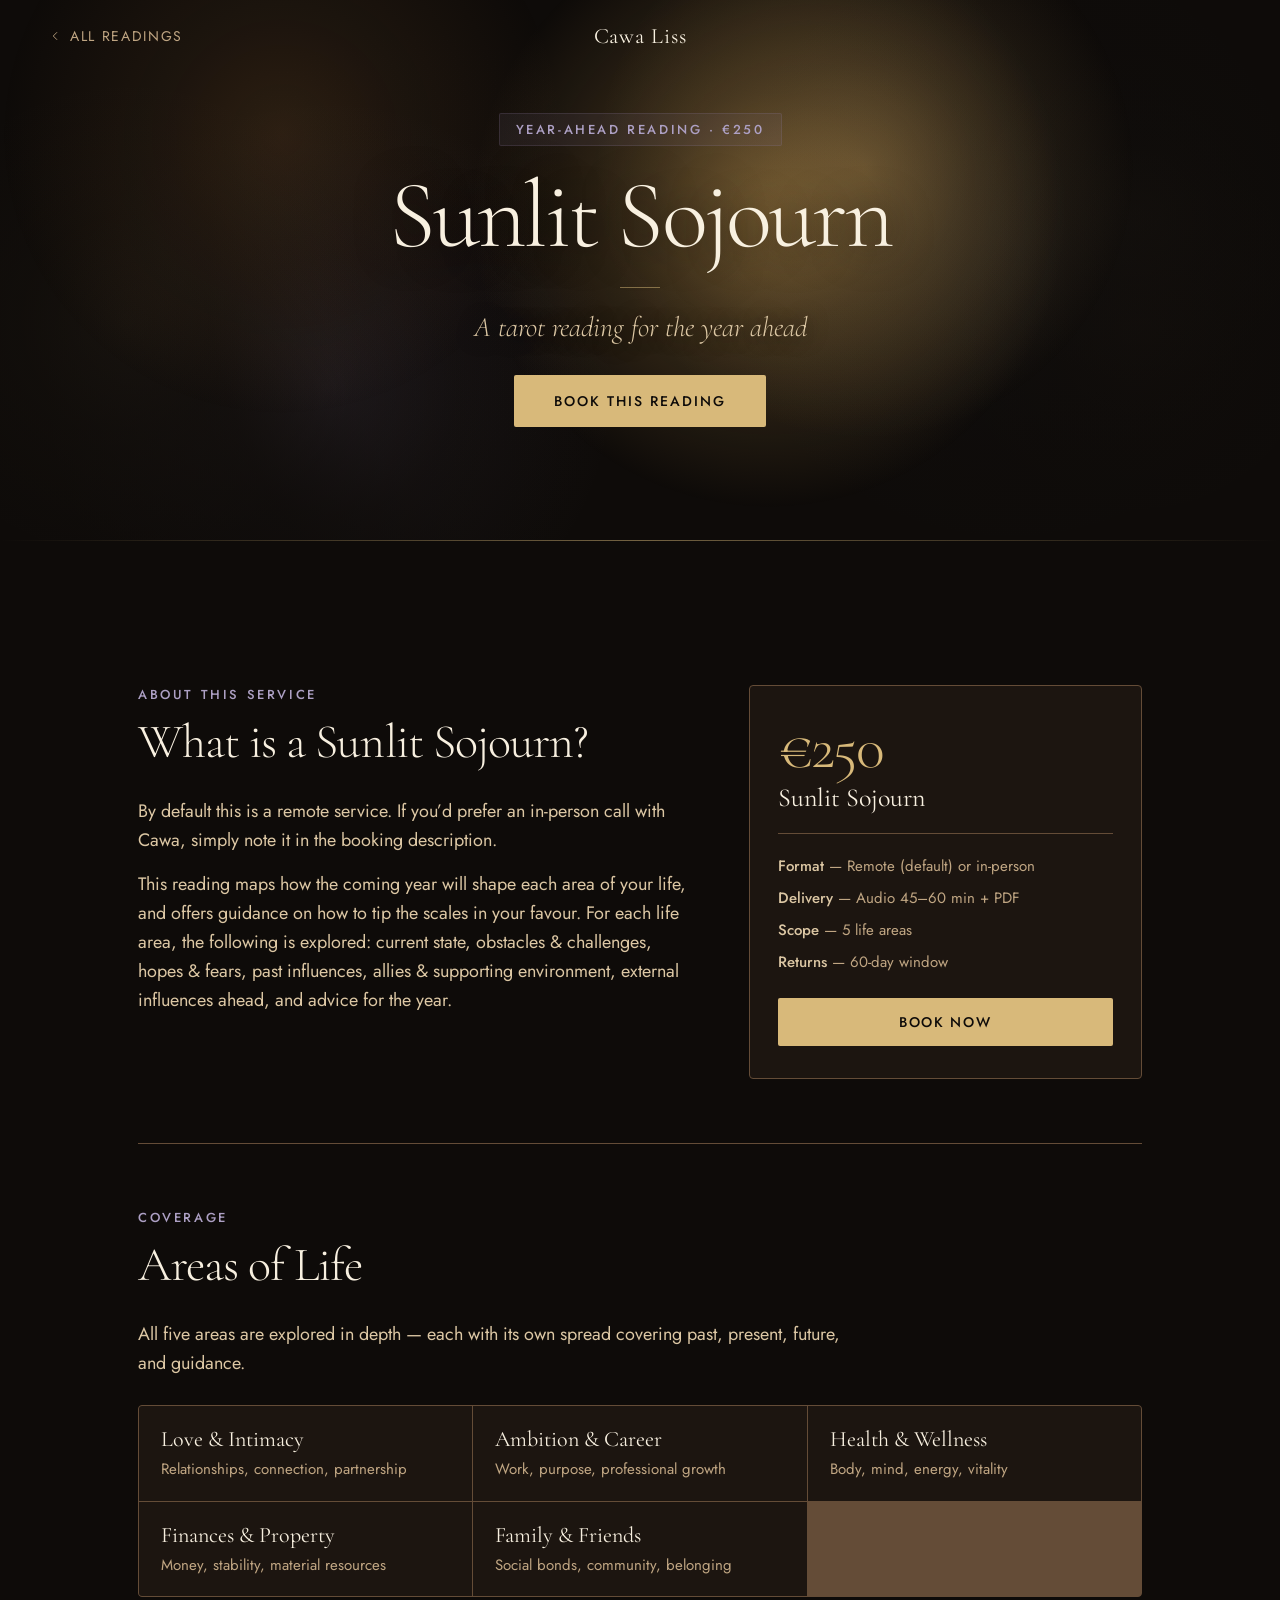
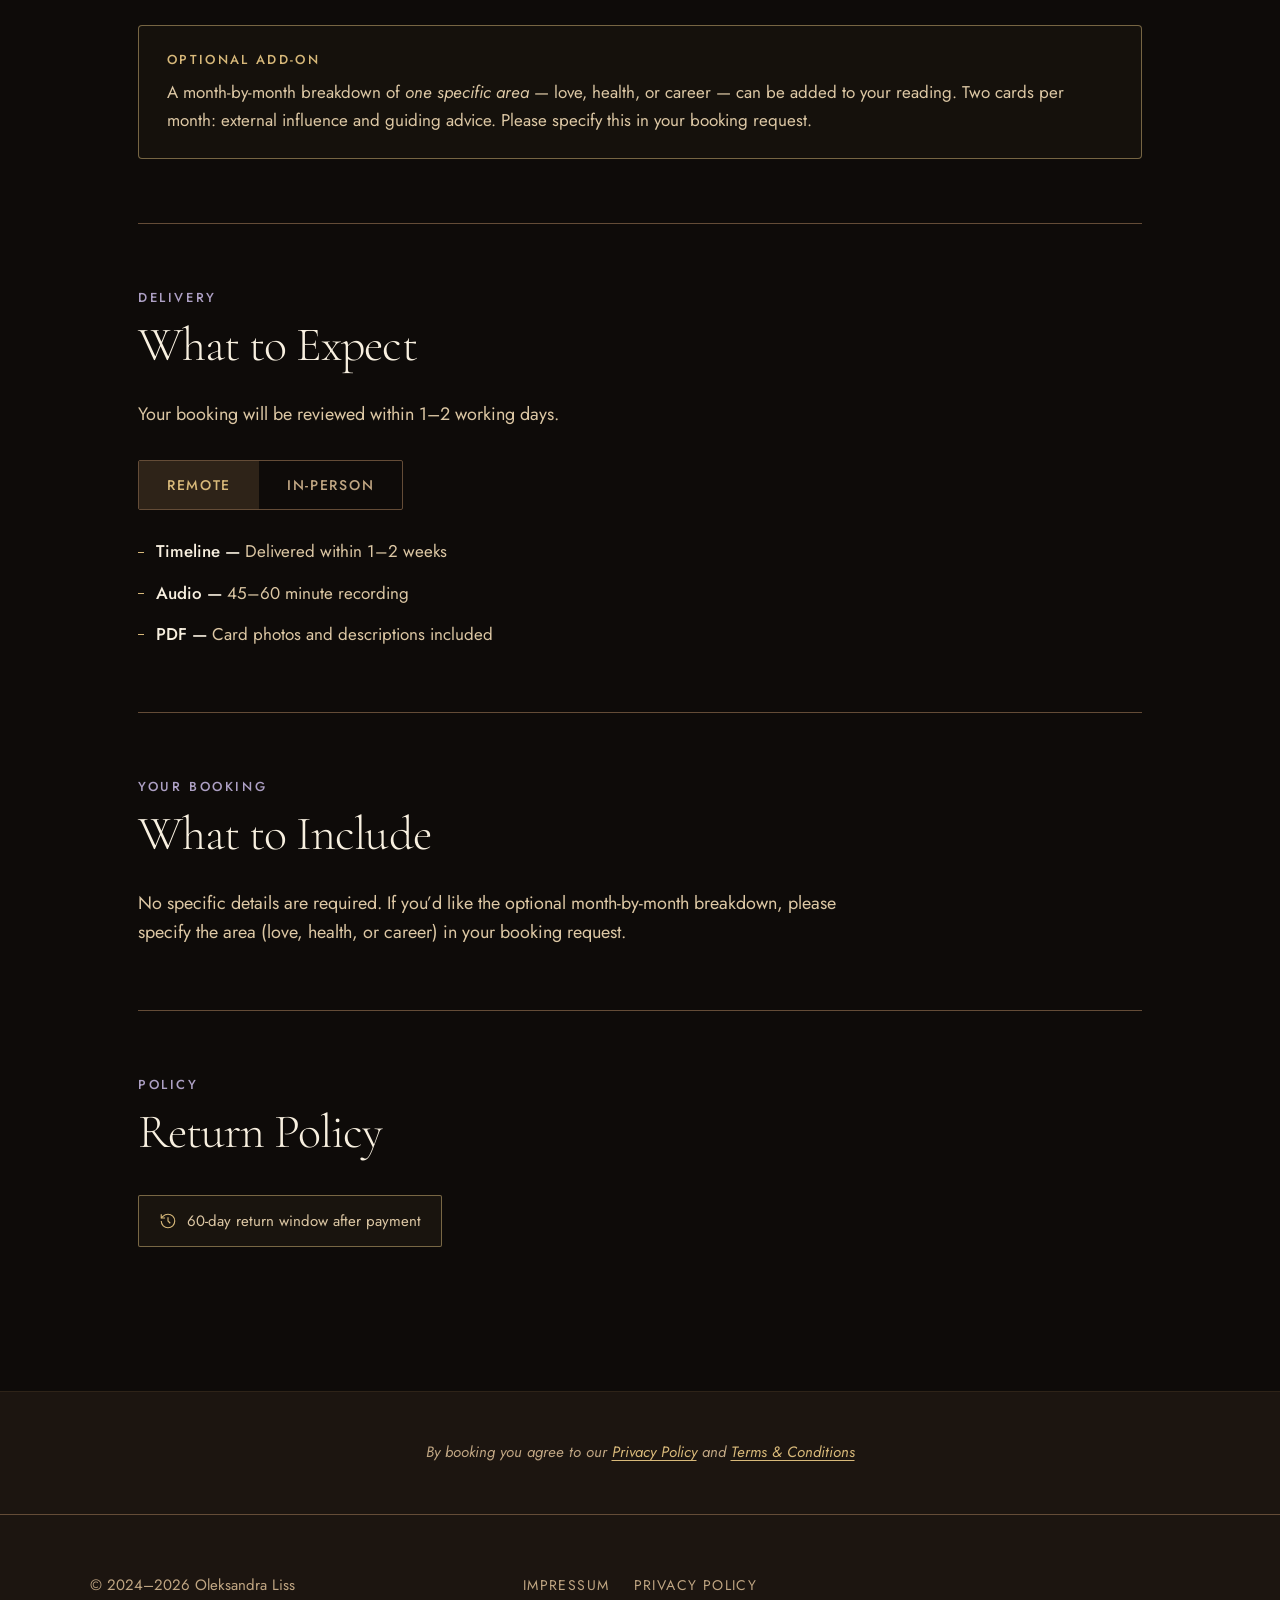
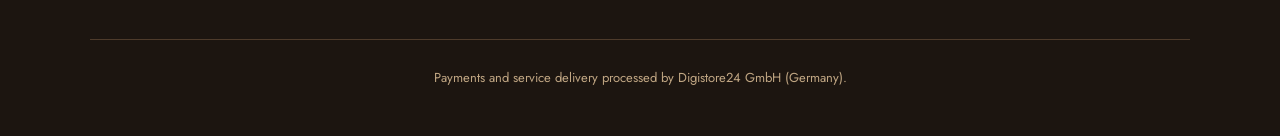
<file: sunlit-sojourn.html>
<!DOCTYPE html>
<html lang="en">
<head>
<meta charset="UTF-8">
<meta name="viewport" content="width=device-width, initial-scale=1.0">
<title>Sunlit Sojourn — Cawa Liss Tarot</title>
<meta name="description" content="A tarot reading for the year ahead across five areas of life. Year-ahead reading, €250, delivered as audio and PDF.">
<meta name="theme-color" content="#0E0B09">
<meta name="color-scheme" content="dark">
<meta property="og:type" content="website">
<meta property="og:site_name" content="Cawa Liss">
<meta property="og:title" content="Sunlit Sojourn — Cawa Liss Tarot">
<meta property="og:description" content="A tarot reading for the year ahead across five areas of life. Year-ahead reading, €250, delivered as audio and PDF.">
<meta name="twitter:card" content="summary">
<link rel="apple-touch-icon" href="/assets/cawa_logo.png">
<link rel="icon" type="image/png" href="/assets/cawa_logo.png">
<script src="/assets/site.js"></script>
<link rel="preconnect" href="https://fonts.googleapis.com">
<link rel="preconnect" href="https://fonts.gstatic.com" crossorigin>
<link href="https://fonts.googleapis.com/css2?family=Cormorant+Garamond:ital,wght@0,300;0,400;1,300;1,400&family=Jost:wght@300;400;500;600&display=swap" rel="stylesheet">
<link rel="stylesheet" href="/assets/service.css">
<style>
#hero{position:relative;width:100%;min-height:520px;height:60svh;max-height:680px;display:flex;flex-direction:column;align-items:center;justify-content:center;text-align:center;overflow:hidden;}
.hero-content{position:relative;z-index:2;display:flex;flex-direction:column;align-items:center;gap:20px;padding:0 24px;max-width:800px;}
.hero-price-tag{font-family:var(--font-body);font-size:12px;font-weight:500;letter-spacing:0.2em;text-transform:uppercase;color:var(--mist);background:rgba(139,123,158,0.1);border:1px solid rgba(139,123,158,0.2);padding:6px 16px;border-radius:2px;}
.hero-title{font-family:var(--font-display);font-size:clamp(40px,6.5vw,82px);font-weight:300;color:var(--cream);line-height:1;letter-spacing:-0.03em;text-shadow:0 2px 40px rgba(14,11,9,0.8);}
.hero-subtitle{font-family:var(--font-display);font-size:clamp(18px,2.5vw,26px);font-style:italic;font-weight:300;color:var(--sand);line-height:1.4;max-width:520px;text-shadow:0 1px 20px rgba(14,11,9,0.9);}
/* Life areas grid */
.areas-grid{display:grid;grid-template-columns:repeat(3,1fr);gap:1px;background:var(--bark);border:1px solid var(--bark);border-radius:4px;overflow:hidden;margin-top:28px;}
.area-cell{background:var(--dark-earth);padding:20px 22px;}
.area-name{font-family:var(--font-display);font-size:18px;font-weight:400;color:var(--cream);margin-bottom:6px;}
.area-detail{font-family:var(--font-body);font-size:12px;font-weight:300;color:var(--clay);line-height:1.5;}

/* Optional addon */
.addon-block{background:rgba(201,169,108,0.04);border:1px solid var(--gold-dim);border-radius:4px;padding:24px 28px;margin-top:28px;}
.addon-label{font-family:var(--font-body);font-size:12px;font-weight:500;letter-spacing:0.18em;text-transform:uppercase;color:var(--gold);margin-bottom:10px;}
.addon-text{font-family:var(--font-body);font-size:15px;font-weight:300;color:var(--sand);line-height:1.75;}

.return-badge{display:inline-flex;align-items:center;gap:10px;background:rgba(201,169,108,0.06);border:1px solid var(--gold-dim);border-radius:2px;padding:14px 20px;margin-top:8px;}
.return-badge svg{width:18px;height:18px;stroke:var(--gold);fill:none;stroke-width:1.5;flex-shrink:0;}
.return-badge span{font-family:var(--font-body);font-size:14px;font-weight:300;color:var(--sand);}
@media(max-width:860px){.areas-grid{grid-template-columns:repeat(2,1fr);}}
@media(max-width:480px){.areas-grid{grid-template-columns:1fr;}}
</style>
<link rel="stylesheet" href="/assets/site.css">
</head>
<body>
<a class="skip-link" href="#main">Skip to content</a>

<nav id="main-nav">
  <a href="/" class="nav-back">
    <svg viewBox="0 0 24 24" aria-hidden="true"><polyline points="15 18 9 12 15 6"/></svg>
    All readings
  </a>
  <a href="/" class="nav-logo">
    <img src="/assets/cawa_logo.png" width="240" height="240" alt="Cawa Liss">
    <span class="nav-logo-name">Cawa Liss</span>
  </a>
  <a href="/" class="nav-cta">Home</a>
</nav>

<main id="main">
<section id="hero">
  <canvas id="smoke-canvas"></canvas>
  <canvas class="hero-glow" id="hero-glow-canvas"></canvas>
  <div class="hero-content">
    <div class="hero-price-tag">Year-Ahead Reading · €250</div>
    <h1 class="hero-title">Sunlit Sojourn</h1>
    <div class="hero-divider"></div>
    <p class="hero-subtitle">A tarot reading for the year ahead</p>
    <a href="https://www.checkout-ds24.com/product/540824" target="_blank" rel="noopener" class="btn-book">Book This Reading</a>
  </div>
</section>

<div class="section-divider"></div>

<div class="page-content">

  <div class="content-section two-col wide-left">
    <div>
      <div class="section-label">About this service</div>
      <h2 class="section-heading">What is a Sunlit Sojourn?</h2>
      <p class="body-text">By default this is a remote service. If you’d prefer an in-person call with Cawa, simply note it in the booking description.</p>
      <p class="body-text">This reading maps how the coming year will shape each area of your life, and offers guidance on how to tip the scales in your favour. For each life area, the following is explored: current state, obstacles &amp; challenges, hopes &amp; fears, past influences, allies &amp; supporting environment, external influences ahead, and advice for the year.</p>
    </div>
    <div>
      <div class="info-card">
        <div class="info-card-price">€250</div>
        <div class="info-card-name">Sunlit Sojourn</div>
        <div class="info-card-divider"></div>
        <div class="info-card-detail"><strong>Format</strong> — Remote (default) or in-person</div>
        <div class="info-card-detail"><strong>Delivery</strong> — Audio 45–60 min + PDF</div>
        <div class="info-card-detail"><strong>Scope</strong> — 5 life areas</div>
        <div class="info-card-detail"><strong>Returns</strong> — 60-day window</div>
        <a href="https://www.checkout-ds24.com/product/540824" target="_blank" rel="noopener" class="btn-book-card">Book Now</a>
      </div>
    </div>
  </div>

  <div class="content-section">
    <div class="section-label">Coverage</div>
    <h2 class="section-heading">Areas of Life</h2>
    <p class="body-text">All five areas are explored in depth — each with its own spread covering past, present, future, and guidance.</p>
    <div class="areas-grid">
      <div class="area-cell">
        <div class="area-name">Love &amp; Intimacy</div>
        <div class="area-detail">Relationships, connection, partnership</div>
      </div>
      <div class="area-cell">
        <div class="area-name">Ambition &amp; Career</div>
        <div class="area-detail">Work, purpose, professional growth</div>
      </div>
      <div class="area-cell">
        <div class="area-name">Health &amp; Wellness</div>
        <div class="area-detail">Body, mind, energy, vitality</div>
      </div>
      <div class="area-cell">
        <div class="area-name">Finances &amp; Property</div>
        <div class="area-detail">Money, stability, material resources</div>
      </div>
      <div class="area-cell">
        <div class="area-name">Family &amp; Friends</div>
        <div class="area-detail">Social bonds, community, belonging</div>
      </div>
    </div>
    <div class="addon-block">
      <div class="addon-label">Optional add-on</div>
      <p class="addon-text">A month-by-month breakdown of <em>one specific area</em> — love, health, or career — can be added to your reading. Two cards per month: external influence and guiding advice. Please specify this in your booking request.</p>
    </div>
  </div>

  <div class="content-section">
    <div class="section-label">Delivery</div>
    <h2 class="section-heading">What to Expect</h2>
    <p class="body-text">Your booking will be reviewed within 1–2 working days.</p>
    <div class="tab-toggle">
      <div class="tab-buttons">
        <button class="tab-btn active" data-tab="remote">Remote</button>
        <button class="tab-btn" data-tab="inperson">In-Person</button>
      </div>
      <div class="tab-pane active" id="tab-remote">
        <ul class="delivery-list">
          <li><span class="delivery-item-label">Timeline —</span> Delivered within 1–2 weeks</li>
          <li><span class="delivery-item-label">Audio —</span> 45–60 minute recording</li>
          <li><span class="delivery-item-label">PDF —</span> Card photos and descriptions included</li>
        </ul>
      </div>
      <div class="tab-pane" id="tab-inperson">
        <ul class="delivery-list">
          <li><span class="delivery-item-label">Booking —</span> Call booking link sent within 1–2 working days</li>
          <li><span class="delivery-item-label">After the call —</span> Recording and PDF provided</li>
        </ul>
        <p class="body-text" style="margin-top:16px;font-size:15px;">To request in-person, specify this in your booking description.</p>
      </div>
    </div>
  </div>

  <div class="content-section">
    <div class="section-label">Your booking</div>
    <h2 class="section-heading">What to Include</h2>
    <p class="body-text">No specific details are required. If you’d like the optional month-by-month breakdown, please specify the area (love, health, or career) in your booking request.</p>
  </div>

  <div class="content-section">
    <div class="section-label">Policy</div>
    <h2 class="section-heading">Return Policy</h2>
    <div class="return-badge">
      <svg viewBox="0 0 24 24"><path d="M3 12a9 9 0 1 0 9-9 9.75 9.75 0 0 0-6.74 2.74L3 8"/><path d="M3 3v5h5"/><polyline points="12 7 12 12 15 15"/></svg>
      <span>60-day return window after payment</span>
    </div>
  </div>

</div>
</main>

<div class="bottom-cta">
  <p class="bottom-cta-text"><em>By booking you agree to our <a href="/privacy-policy">Privacy Policy</a> and <a href="/privacy-policy">Terms &amp; Conditions</a></em></p>
</div>

<footer>
  <div class="footer-inner">
    <div class="footer-copy">© 2024–2026 Oleksandra Liss</div>
    <div class="footer-links"><a href="/impressum">Impressum</a><a href="/privacy-policy">Privacy Policy</a></div>
    <div></div>
  </div>
  <div class="footer-smallprint">Payments and service delivery processed by Digistore24 GmbH (Germany).</div>
</footer>

<script src="/assets/service.js"></script>
</body>
</html>
</file>
<file: assets/site.css>
/* site.css — shared accessibility & polish layer.
   Linked after each page's own <style>, so it wins on equal specificity. */

:root {
  /* Higher-contrast palette. Backgrounds are unchanged; every text, accent and
     line token is lifted. Ratios on --obsidian / --dark-earth / --soil:
     cream 17.3/15.9/13.5 · sand 11.9/11.0/9.3 · clay 8.4/7.8/6.6
     mist 8.0/7.4/6.3 · gold 10.4/9.6/8.1 · bark (borders) 2.5/2.3/1.9 */
  --cream:      #F8F0E0;
  --sand:       #DCC7A4;  /* body text */
  --clay:       #C0A683;  /* secondary text */
  --mist:       #ADA0C4;  /* eyebrow labels */
  --gold:       #D8B97A;
  --gold-light: #EED79F;
  --gold-dim:   rgba(216,185,122,0.5);  /* dividers, numerals */
  --bark:       #644C37;  /* borders */
  --ease-out: cubic-bezier(0.23, 1, 0.32, 1);
}

html { font-synthesis: none; color-scheme: dark; -webkit-text-size-adjust: 100%; }
a, button, input, select, textarea { touch-action: manipulation; } /* no double-tap-zoom delay */
button { user-select: none; -webkit-user-select: none; }
body { -moz-osx-font-smoothing: grayscale; }
::selection { background: rgba(201,169,108,0.3); color: var(--cream); }
[id] { scroll-margin-top: 80px; } /* clear the fixed 72px nav on anchor jumps */
#smoke-canvas { pointer-events: none; }
h1, h2, h3, .hero-headline, .sold-title { text-wrap: balance; }
.hero-title { line-height: 1.05; }
.footer-smallprint { color: var(--clay); }

/* ── SKIP LINK ── */
.skip-link {
  position: fixed;
  top: 8px; left: 8px;
  z-index: 200;
  padding: 12px 20px;
  background: var(--gold);
  color: var(--obsidian);
  font: 500 13px/1 var(--font-body);
  letter-spacing: 0.1em;
  text-transform: uppercase;
  text-decoration: none;
  border-radius: 2px;
  transform: translateY(-200%);
}
.skip-link:focus { transform: none; }

/* ── FOCUS ── */
:focus-visible {
  outline: 2px solid #fff; /* neutral: coloured outlines clash with the interface */
  outline-offset: 3px;
}
.field input:focus-visible,
.field textarea:focus-visible {
  outline: 2px solid #fff;
  outline-offset: 2px;
  border-color: var(--gold);
  box-shadow: none;
}
.field input, .field textarea { font-size: 16px; } /* <16px makes iOS zoom on focus */

/* ── TAP TARGETS (44px) ── */
.tab-btn { min-height: 44px; padding-block: 14px; }
.btn-primary, .btn-outline { padding-block: 14px; }
.btn-book-card { min-height: 44px; }
.social-link { width: 44px; height: 44px; }
.nav-back { min-height: 44px; }
.nav-cta { padding-block: 14px; }
.nav-links a,
.footer-links a { display: inline-flex; align-items: center; min-height: 44px; }
.mobile-menu a { display: flex; align-items: center; min-height: 44px; }
.hamburger {
  width: 44px; height: 44px;
  padding: 0;
  align-items: center;
  justify-content: center;
}

/* ── TRANSITIONS (named properties instead of `all`) ── */
.nav-cta {
  transition: background-color 0.15s ease-out, border-color 0.15s ease-out, color 0.15s ease-out,
              opacity 0.4s var(--ease-out);
}
.btn-book, .btn-book-card, .btn-primary, .btn-outline, .btn-ghost, .btn-quiet,
.btn-send, .tab-btn, .social-link {
  transition: background-color 0.15s ease-out, border-color 0.15s ease-out, color 0.15s ease-out,
              box-shadow 0.15s ease-out, transform 0.15s var(--ease-out);
}
.hamburger span {
  transition: transform 0.25s var(--ease-out), opacity 0.2s ease;
}

@media (hover: hover) and (pointer: fine) { /* Press feedback replaces the hover shrink, which looked like a press on hover. */
.btn-book:hover, .btn-primary:hover, .btn-send:hover { transform: none; } }
.btn-book:active, .btn-book-card:active, .btn-primary:active, .btn-outline:active,
.btn-ghost:active, .btn-quiet:active, .btn-send:not(:disabled):active, .nav-cta:active {
  transform: scale(0.96);
}

/* ── REDUCED MOTION: keep fades, drop movement ── */
@media (prefers-reduced-motion: reduce) {
  html { scroll-behavior: auto; }
  .scroll-line { animation: none; }
  .nav-logo img { transform: none; }
  .btn-book:active, .btn-book-card:active, .btn-primary:active, .btn-outline:active,
  .btn-ghost:active, .btn-quiet:active, .btn-send:not(:disabled):active, .nav-cta:active {
    transform: none;
  }
}

/* ── TYPE: leading, measure, wrapping ── */
.body-text, .about-text p, .service-desc, .addon-text, .delivery-list li,
.philosophy-list li, .testimonial-quote, .sold-sub { line-height: 1.6; }
.body-text { max-width: 65ch; }
.service-desc, .hero-sub, .hero-subtitle, .sold-sub, .testimonial-quote, .addon-text {
  text-wrap: pretty;
}

/* ── INLINE LINKS: underline from the font's own metrics, not colour alone ── */
.bottom-cta-text a, .form-note a, .form-error a, .footer-smallprint a, .section a {
  text-decoration: underline;
  text-decoration-thickness: from-font;
  text-underline-offset: 0.2em;
  text-decoration-skip-ink: auto;
}

/* ── TYPE SCALE ──
   One step up for every role, and body copy moves from Jost 300 to 400.
   The display face stays light (300/400) — that contrast is the look. */
:root {
  --text-label:  13px;  /* tracked uppercase eyebrows, badges */
  --text-ui:     14px;  /* buttons, nav and footer links */
  --text-detail: 15px;  /* card rows, captions, notes */
  --text-desc:   17px;  /* card descriptions, lists, legal copy */
  --text-body:   18px;  /* reading paragraphs */
}

.section-label, .examples-label, .addon-label, .featured-badge, .hero-price-tag,
.testimonial-name, .testimonial-location, .page-label, .contact-label, .field label,
.hero-scroll-hint span, .footer-smallprint, .toc-label, .section-num {
  font-size: var(--text-label);
}

.nav-links a, .nav-cta, .nav-back, .btn-primary, .btn-outline, .btn-book, .btn-book-card,
.btn-ghost, .btn-quiet, .btn-send, .tab-btn, .footer-links a {
  font-size: var(--text-ui);
}
.mobile-menu a { font-size: 16px; }
.btn-primary, .btn-outline { white-space: nowrap; }
.service-actions { flex-wrap: wrap; } /* the two card buttons stack when they can't share a row */

.info-card-detail, .blueprint-detail, .area-detail, .footer-copy, .avoid-block p,
.return-badge span, .bottom-cta-text, .form-note, .contact-intro, .form-error,
.toc ol li a, .stand {
  font-size: var(--text-detail);
  font-weight: 400;
}

.service-desc, .delivery-list li, .addon-text, .required-block p, .thanks p,
.section p, .section ul li {
  font-size: var(--text-desc);
  font-weight: 400;
}
.hero-sub, .sold-sub { font-size: clamp(17px, 1.8vw, 20px); font-weight: 400; }

.body-text, .about-text p, .philosophy-list li {
  font-size: var(--text-body);
  font-weight: 400;
}

/* Labels inside rows were 400 against 300 text; keep them a step heavier. */
.info-card-detail strong, .avoid-block strong, .delivery-item-label { font-weight: 500; }

/* Display */
.hero-headline { font-size: clamp(42px, 7vw, 84px); }
.hero-title    { font-size: clamp(48px, 7.5vw, 96px); }
.hero-subtitle { font-size: clamp(20px, 2.6vw, 28px); }
.page-title    { font-size: clamp(48px, 7vw, 80px); }
.sold-title    { font-size: clamp(44px, 7.5vw, 80px); }
.section-inner .section-title { font-size: clamp(36px, 4.5vw, 60px); }
.section-heading { font-size: clamp(32px, 4vw, 48px); }
.service-name, .philosophy-col-title { font-size: 32px; }
.contact-title { font-size: 34px; }
.info-card-name { font-size: 26px; }
.area-name, .blueprint-name, .blueprint-num, .nav-logo-name { font-size: 22px; }
.testimonial-quote, .example-item, .note-block p { font-size: 20px; }
.service-price { font-size: 44px; }
.info-card-price { font-size: 60px; }

/* List dashes: centre on the first line at any size (was a fixed 10px). */
.delivery-list li::before, .philosophy-list li::before { top: 0.8em; }

/* Contrast stragglers that used the dimmest tokens */
.blueprint-num { color: var(--gold); }
.content-section { border-bottom-color: var(--bark); }
.content-section:last-of-type { border-bottom: none; }
</file>
<file: assets/hero/hero.css>
/* hero.css — homepage hero scene: video jungle, fireflies, wind, lantern, embers.
   Values that are tuned (tint, grain, fades) come in as custom properties set by hero.js
   from hero-config.js; the defaults here only matter before the script runs. */

#hero {
  --tint: 0.1;
  --grain: 0.01;
  --fade-start: 65%;
  --top-start: 0.05;
  --top-len: 29%;
  --focus-x: 83%;
  position: relative;
  min-height: 100svh;
  max-height: 900px;
  overflow: hidden;
  isolation: isolate;
  /* same black as the section below, so the video fades straight into it */
  background: var(--obsidian);
}

/* ── video + WebGL layer ── */
.hero-media {
  position: absolute;
  inset: 0;
  z-index: 0;
  /* decorative: pointer events fall through to #hero, which handles taps on the fire */
  pointer-events: none;
  user-select: none;
  --fade-mask: linear-gradient(to bottom,
    #000 0%, #000 72%,
    rgba(0,0,0,0.9) 78%,
    rgba(0,0,0,0.7) 84%,
    rgba(0,0,0,0.45) 89%,
    rgba(0,0,0,0.22) 94%,
    rgba(0,0,0,0.07) 98%,
    transparent 100%);
  -webkit-mask-image: var(--fade-mask);
  mask-image: var(--fade-mask);
}
.hero-media video,
.hero-media canvas {
  position: absolute;
  inset: 0;
  width: 100%;
  height: 100%;
  display: block;
  filter: sepia(var(--tint)) saturate(1.15) brightness(0.92);
}
.hero-media video { object-fit: cover; object-position: 68% 50%; }
#hero.gl-on .hero-media video { opacity: 0; }

/* desktop: shade behind the text column, lifted where the lantern shines */
.hero-media::after {
  content: "";
  position: absolute;
  inset: 0;
  background: linear-gradient(90deg,
    rgba(14,11,9,0.96) 0%,
    rgba(14,11,9,0.9) 18%,
    rgba(14,11,9,0.65) 30%,
    rgba(14,11,9,0.3) 40%,
    rgba(14,11,9,0.08) 50%,
    rgba(14,11,9,0) 58%);
  -webkit-mask-image: radial-gradient(circle var(--lr, 260px) at var(--lx, -999px) var(--ly, -999px),
    rgba(0,0,0,calc(1 - var(--lon, 0) * var(--lreveal, 0.25))) 0%,
    rgba(0,0,0,calc(1 - var(--lon, 0) * var(--lreveal, 0.25))) 30%, #000 100%);
  mask-image: radial-gradient(circle var(--lr, 260px) at var(--lx, -999px) var(--ly, -999px),
    rgba(0,0,0,calc(1 - var(--lon, 0) * var(--lreveal, 0.25))) 0%,
    rgba(0,0,0,calc(1 - var(--lon, 0) * var(--lreveal, 0.25))) 30%, #000 100%);
}

/* ── overlays: grain, lantern, fireflies + embers ── */
.hero-grain {
  position: absolute;
  inset: 0;
  z-index: 1;
  pointer-events: none;
  opacity: var(--grain);
  mix-blend-mode: overlay;
  background-image: url("data:image/svg+xml,%3Csvg xmlns='http://www.w3.org/2000/svg' width='200' height='200'%3E%3Cfilter id='n'%3E%3CfeTurbulence type='fractalNoise' baseFrequency='0.9' numOctaves='2' stitchTiles='stitch'/%3E%3C/filter%3E%3Crect width='100%25' height='100%25' filter='url(%23n)'/%3E%3C/svg%3E");
}
.hero-lantern { position: absolute; inset: 0; z-index: 1; pointer-events: none; opacity: 0; }
.hero-lantern-dim {
  position: absolute;
  inset: 0;
  background: radial-gradient(circle var(--lr, 260px) at var(--lx, 50%) var(--ly, 50%),
    rgba(14,11,9,0) 0%, rgba(14,11,9,0) 30%, rgba(14,11,9,var(--ldim, 0.05)) 100%);
  /* the fire is a light source: never darken it */
  -webkit-mask-image: radial-gradient(circle 170px at var(--fx, -999px) var(--fy, -999px), transparent 0%, transparent 35%, #000 100%);
  mask-image: radial-gradient(circle 170px at var(--fx, -999px) var(--fy, -999px), transparent 0%, transparent 35%, #000 100%);
}
.hero-lantern-glow {
  position: absolute;
  inset: 0;
  mix-blend-mode: overlay;
  background: radial-gradient(circle calc(var(--lr, 260px) * 0.85) at var(--lx, 50%) var(--ly, 50%),
    rgba(244,196,120,var(--lwarm, 0)) 0%, rgba(226,170,90,calc(var(--lwarm, 0) * 0.45)) 45%, rgba(226,170,90,0) 100%);
}
.hero-sparks { position: absolute; inset: 0; width: 100%; height: 100%; z-index: 1; pointer-events: none; }

/* ── content ── */
.hero-inner {
  position: relative;
  z-index: 2;
  min-height: 100svh;
  max-height: 900px;
  width: min(460px, 38vw);
  padding: 48px 0 56px 72px;
  display: flex;
  flex-direction: column;
}
.hero-brand {
  display: flex;
  align-items: center;
  gap: 20px;
  font-family: var(--font-display);
  font-size: 24px;
  letter-spacing: 0.04em;
  color: var(--cream);
  text-decoration: none;
}
.hero-brand img { height: 56px; width: auto; filter: drop-shadow(0 0 18px rgba(201,169,108,0.45)); }
.hero-brand-text { display: flex; flex-direction: column; gap: 2px; }
.hero-brand-sub {
  font-family: var(--font-body);
  font-size: 11px;
  letter-spacing: 0.32em;
  text-transform: uppercase;
  color: var(--gold);
}
.hero-menu-btn { display: none; }
.hero-body {
  margin-block: auto;
  display: flex;
  flex-direction: column;
  gap: 40px;
}
/* upright Cormorant, unlike the italic headings elsewhere on the page */
#hero .hero-heading {
  font-family: var(--font-display);
  font-style: normal !important;
  font-weight: 500 !important;
  font-size: clamp(48px, 5.2vw, 84px);
  line-height: 1.02;
  letter-spacing: -0.01em !important;
  color: var(--cream);
  text-wrap: balance;
}
.btn-gold {
  display: inline-block;
  align-self: flex-start;
  background: var(--gold);
  color: var(--obsidian);
  font-family: var(--font-body);
  font-size: 14px;
  font-weight: 500;
  letter-spacing: 0.16em;
  text-transform: uppercase;
  text-decoration: none;
  padding: 18px 40px;
  border-radius: 2px;
  transition-property: background-color, transform;
  transition-duration: 150ms;
  transition-timing-function: ease-out;
}
@media (hover: hover) and (pointer: fine) { .btn-gold:hover { background: var(--gold-light); } }
.btn-gold:active { transform: scale(0.96); }
/* star chart: the links hang on a thin gold thread, each marked by a star that lights on hover */
.hero-links {
  position: relative;
  padding-top: 4px;
  padding-left: 28px;
  list-style: none;
  display: flex;
  flex-direction: column;
  gap: 3px;
}
.hero-links::before {
  content: "";
  position: absolute;
  left: 4px;
  top: 26px;
  bottom: 22px;
  width: 1px;
  background: linear-gradient(to bottom, rgba(201,169,108,0.5), rgba(201,169,108,0.15));
}
/* 12px padding top and bottom gives each link a 44px target */
.hero-links a {
  position: relative;
  display: inline-block;
  padding-block: 12px;
  font-family: var(--font-body);
  font-size: 14px;
  letter-spacing: 0.18em;
  text-transform: uppercase;
  color: var(--sand);
  text-decoration: none;
  transition: color 150ms ease-out;
}
.hero-links a::before {
  content: "";
  position: absolute;
  left: -28px;
  top: 50%;
  width: 9px;
  height: 9px;
  margin-top: -4.5px;
  border-radius: 50%;
  border: 1px solid var(--gold);
  background: var(--obsidian);
  transition-property: transform, background-color, box-shadow;
  transition-duration: 200ms;
  transition-timing-function: ease-out;
}
.hero-links a:focus-visible::before { background: var(--gold-light); box-shadow: 0 0 12px 3px rgba(226,201,138,0.5); }
@media (hover: hover) and (pointer: fine) {
  .hero-links a:hover { color: var(--gold-light); }
  .hero-links a:hover::before { transform: scale(1.35); background: var(--gold-light); box-shadow: 0 0 12px 3px rgba(226,201,138,0.5); }
}

/* main nav stays out of the way while the hero (which has its own brand + links) is on screen */
nav#main-nav { transition: transform 0.4s var(--ease), background 0.4s var(--ease), backdrop-filter 0.4s var(--ease), border-color 0.4s var(--ease); }
nav#main-nav.over-hero { transform: translateY(-100%); }

/* open menu: a dimmed, blurred layer over the whole page below the header.
   --menu-top is set by hero.js: under the hero's logo row, or under the nav once scrolled. */
.mobile-menu { top: var(--menu-top, 72px); }
.mobile-menu.open { bottom: 0; background: rgba(14,11,9,0.9); }

/* ── star menu button (hero + main nav): three stars on a diagonal;
      opened, two more appear on the other diagonal and the five form an X ── */
.hero-menu-btn,
nav#main-nav .hamburger {
  position: relative;
  width: 44px;
  height: 44px;
  padding: 0;
  background: none;
  border: 0;
  cursor: pointer;
  touch-action: manipulation;
}
.hero-menu-btn span,
nav#main-nav .hamburger span,
.hero-menu-btn::before,
.hero-menu-btn::after,
nav#main-nav .hamburger::before,
nav#main-nav .hamburger::after {
  content: "";
  position: absolute;
  left: 50%;
  top: 50%;
  width: 4px;
  height: 4px;
  margin: -2px 0 0 -2px;
  border-radius: 50%;
  background: var(--cream);
  box-shadow: 0 0 6px 1px rgba(240,228,204,0.6), 0 0 8px 1px rgba(14,11,9,0.9);
  opacity: 1;
  transition-property: transform, opacity;
  transition-duration: 250ms;
  transition-timing-function: cubic-bezier(0.23, 1, 0.32, 1);
}
.hero-menu-btn span:nth-child(1), nav#main-nav .hamburger span:nth-child(1) { transform: translate(-6px, -8px); }
.hero-menu-btn span:nth-child(2), nav#main-nav .hamburger span:nth-child(2) { transform: none; }
.hero-menu-btn span:nth-child(3), nav#main-nav .hamburger span:nth-child(3) { transform: translate(6px, 8px); }
.hero-menu-btn::before, nav#main-nav .hamburger::before { transform: translate(7px, -7px) scale(0); opacity: 0; }
.hero-menu-btn::after, nav#main-nav .hamburger::after { transform: translate(-7px, 7px) scale(0); opacity: 0; }
.hero-menu-btn[aria-expanded="true"] span:nth-child(1),
nav#main-nav .hamburger[aria-expanded="true"] span:nth-child(1) { transform: translate(-7px, -7px); }
.hero-menu-btn[aria-expanded="true"] span:nth-child(3),
nav#main-nav .hamburger[aria-expanded="true"] span:nth-child(3) { transform: translate(7px, 7px); }
.hero-menu-btn[aria-expanded="true"]::before,
nav#main-nav .hamburger[aria-expanded="true"]::before { transform: translate(7px, -7px); opacity: 1; }
.hero-menu-btn[aria-expanded="true"]::after,
nav#main-nav .hamburger[aria-expanded="true"]::after { transform: translate(-7px, 7px); opacity: 1; }

/* ── phones ── */
@media (max-width: 760px) {
  .hero-media {
    bottom: auto;
    height: 78svh;
    /* short top fade so the logo + menu sit on near-black, then the long bottom fade */
    --fade-mask: linear-gradient(to bottom,
      rgba(0,0,0,var(--top-start)) 0%,
      rgba(0,0,0,calc(var(--top-start) + (1 - var(--top-start)) * 0.18)) calc(var(--top-len) * 0.26),
      rgba(0,0,0,calc(var(--top-start) + (1 - var(--top-start)) * 0.5)) calc(var(--top-len) * 0.53),
      rgba(0,0,0,calc(var(--top-start) + (1 - var(--top-start)) * 0.83)) calc(var(--top-len) * 0.79),
      #000 var(--top-len), #000 var(--fade-start),
      rgba(0,0,0,0.88) calc(var(--fade-start) + 5%),
      rgba(0,0,0,0.66) calc(var(--fade-start) + 11%),
      rgba(0,0,0,0.42) calc(var(--fade-start) + 17%),
      rgba(0,0,0,0.2) calc(var(--fade-start) + 23%),
      rgba(0,0,0,0.06) calc(var(--fade-start) + 29%),
      transparent calc(var(--fade-start) + 34%));
  }
  .hero-media video { object-position: var(--focus-x) 50%; }
  .hero-media::after { display: none; }
  #hero { max-height: none; }
  .hero-inner {
    width: 100%;
    max-height: none;
    padding: max(16px, env(safe-area-inset-top)) 20px max(40px, env(safe-area-inset-bottom));
  }
  .hero-brand { min-height: 44px; gap: 12px; font-size: 20px; text-shadow: 0 0 12px rgba(14,11,9,0.95), 0 0 24px rgba(14,11,9,0.8); }
  .hero-brand img { height: 40px; filter: drop-shadow(0 0 10px rgba(14,11,9,0.95)) drop-shadow(0 0 18px rgba(201,169,108,0.35)); }
  .hero-top { display: flex; align-items: center; justify-content: space-between; }
  .hero-menu-btn { display: block; }
  .hero-brand-sub { font-size: 10px; letter-spacing: 0.28em; }
  .hero-body { margin-top: auto; margin-bottom: 0; gap: 28px; }
  #hero .hero-heading { font-size: clamp(44px, 13vw, 60px); text-align: center; text-shadow: 0 2px 24px rgba(14,11,9,0.85); }
  .btn-gold { align-self: stretch; text-align: center; padding: 18px 20px; }
  .hero-links { display: none; }
}

/* ── tune mode (?tune): paint the wind map ── */
#hero.painting { touch-action: none; cursor: none; }
#hero.painting .hero-inner { pointer-events: none; opacity: 0.15; }
#hero.painting .hero-media { -webkit-mask-image: none; mask-image: none; }
#hero.painting .hero-media::after,
#hero.painting .hero-sparks,
#hero.painting .hero-grain,
#hero.painting .hero-lantern { display: none; }

@media (prefers-reduced-motion: reduce) {
  nav#main-nav { transition: none; }
  .btn-gold:active { transform: none; }
  .hero-menu-btn span, nav#main-nav .hamburger span,
  .hero-menu-btn::before, .hero-menu-btn::after,
  nav#main-nav .hamburger::before, nav#main-nav .hamburger::after { transition: none; }
}
</file>
<file: assets/service.css>
/* service.css — shared styles for the three service pages. Page-specific rules stay inline. */
*,*::before,*::after{margin:0;padding:0;box-sizing:border-box;}
html{scroll-behavior:smooth;font-size:16px;}

:root{
  --obsidian:#0E0B09;
  --dark-earth:#1C1510;
  --soil:#2E2318;
  --bark:#4A3728;
  --clay:#7A5C3E;
  --sand:#C4A882;
  --gold:#C9A96C;
  --gold-light:#E2C98A;
  --gold-dim:rgba(201,169,108,0.3);
  --cream:#F0E4CC;
  --midnight:#07101F;
  --mist:#8B7B9E;
  --font-display:'Cormorant Garamond',Georgia,serif;
  --font-body:'Jost',system-ui,sans-serif;
  --ease:cubic-bezier(0.4,0,0.2,1);
}

body{font-family:var(--font-body);background:var(--obsidian);color:var(--sand);-webkit-font-smoothing:antialiased;overflow-x:hidden;}

/* NAV */
nav{position:fixed;top:0;left:0;right:0;z-index:100;display:grid;grid-template-columns:1fr auto 1fr;align-items:center;padding:0 48px;height:72px;transition:background 0.4s var(--ease),backdrop-filter 0.4s var(--ease);border-bottom:1px solid transparent;}
nav.scrolled{background:rgba(14,11,9,0.88);backdrop-filter:blur(18px);-webkit-backdrop-filter:blur(18px);border-color:rgba(100,76,55,0.7);}
.nav-logo{display:grid;align-items:center;text-decoration:none;justify-self:center;}
.nav-logo img,.nav-logo-name{grid-area:1/1;}
.nav-logo img{height:32px;width:auto;opacity:0;transform:scale(0.85);transition:opacity 0.5s var(--ease),transform 0.5s var(--ease);}
.nav-logo-name{font-family:var(--font-display);font-size:20px;font-weight:400;color:var(--cream);letter-spacing:0.04em;opacity:1;transition:opacity 0.5s var(--ease);}
.nav-logo.scrolled img{opacity:1;transform:scale(1);}
.nav-logo.scrolled .nav-logo-name{opacity:0;}
.nav-back{font-family:var(--font-body);font-size:12px;font-weight:400;letter-spacing:0.12em;text-transform:uppercase;color:var(--clay);text-decoration:none;display:flex;align-items:center;gap:8px;transition:color 0.3s;justify-self:start;}
@media (hover: hover) and (pointer: fine) { .nav-back:hover{color:var(--gold);} }
.nav-back svg{width:14px;height:14px;stroke:currentColor;fill:none;stroke-width:1.5;stroke-linecap:round;stroke-linejoin:round;}
.nav-cta{font-family:var(--font-body);font-size:12px;font-weight:500;letter-spacing:0.12em;text-transform:uppercase;color:var(--obsidian);background:var(--gold);padding:10px 24px;border-radius:2px;text-decoration:none;transition:all 0.3s var(--ease);opacity:0;pointer-events:none;justify-self:end;}
.nav-cta.visible{opacity:1;pointer-events:auto;}
@media (hover: hover) and (pointer: fine) { .nav-cta:hover{background:var(--gold-light);} }

#smoke-canvas{position:absolute;inset:0;width:100%;height:100%;}
.hero-glow{position:absolute;inset:0;width:100%;height:100%;pointer-events:none;z-index:1;}
.btn-book{display:inline-flex;align-items:center;justify-content:center;font-family:var(--font-body);font-size:13px;font-weight:500;letter-spacing:0.14em;text-transform:uppercase;color:var(--obsidian);background:var(--gold);padding:16px 40px;border-radius:2px;text-decoration:none;transition:all 0.3s var(--ease);margin-top:8px;}
@media (hover: hover) and (pointer: fine) { .btn-book:hover{background:var(--gold-light);transform:scale(0.98);} }
.hero-divider{width:40px;height:1px;background:var(--gold-dim);}
/* CONTENT */
.page-content{max-width:1100px;margin:0 auto;padding:80px 48px;}
.section-divider{width:100%;height:1px;background:linear-gradient(90deg,transparent,var(--gold-dim),transparent);}
.content-section{padding:64px 0;border-bottom:1px solid var(--soil);}
.content-section:last-of-type{border-bottom:none;}
.section-label{font-family:var(--font-body);font-size:12px;font-weight:500;letter-spacing:0.2em;text-transform:uppercase;color:var(--mist);margin-bottom:12px;}
.section-heading{font-family:var(--font-display);font-size:clamp(28px,3.5vw,42px);font-weight:300;color:var(--cream);line-height:1.1;letter-spacing:-0.02em;margin-bottom:28px;}
.body-text{font-family:var(--font-body);font-size:16px;font-weight:300;color:var(--sand);line-height:1.85;max-width:68ch;}
.body-text+.body-text{margin-top:16px;}
.body-text em{color:var(--cream);font-style:italic;}

/* 2-COL LAYOUT */
.two-col{display:grid;grid-template-columns:1fr 1fr;gap:60px;align-items:start;}
.two-col.wide-left{grid-template-columns:1.4fr 1fr;}

/* TAB TOGGLE */
.tab-toggle{margin-top:32px;}
.tab-buttons{display:flex;border:1px solid var(--bark);border-radius:2px;overflow:hidden;width:fit-content;margin-bottom:28px;}
.tab-btn{font-family:var(--font-body);font-size:12px;font-weight:500;letter-spacing:0.12em;text-transform:uppercase;color:var(--clay);background:none;border:none;padding:10px 28px;cursor:pointer;transition:all 0.3s var(--ease);}
.tab-btn.active{background:var(--soil);color:var(--gold);}
@media (hover: hover) and (pointer: fine) { .tab-btn:hover:not(.active){color:var(--sand);} }
.tab-pane{display:none;}
.tab-pane.active{display:block;}
.delivery-list{list-style:none;display:flex;flex-direction:column;gap:14px;margin-top:8px;}
.delivery-list li{font-family:var(--font-body);font-size:15px;font-weight:300;color:var(--sand);line-height:1.7;padding-left:18px;position:relative;}
.delivery-list li::before{content:'';position:absolute;left:0;top:10px;width:6px;height:1px;background:var(--gold);}
.delivery-item-label{color:var(--cream);font-weight:400;}

/* SIDEBAR CARD */
.info-card{background:var(--dark-earth);border:1px solid var(--bark);border-radius:4px;padding:32px 28px;position:sticky;top:100px;}
.info-card-price{font-family:var(--font-display);font-size:52px;font-weight:300;color:var(--gold);letter-spacing:-0.03em;line-height:1;margin-bottom:4px;}
.info-card-name{font-family:var(--font-display);font-size:22px;font-weight:400;color:var(--cream);margin-bottom:20px;}
.info-card-divider{height:1px;background:var(--bark);margin:20px 0;}
.info-card-detail{font-family:var(--font-body);font-size:13px;font-weight:300;color:var(--clay);line-height:1.6;margin-bottom:8px;}
.info-card-detail strong{color:var(--sand);font-weight:400;}
.btn-book-card{display:flex;align-items:center;justify-content:center;font-family:var(--font-body);font-size:12px;font-weight:500;letter-spacing:0.12em;text-transform:uppercase;color:var(--obsidian);background:var(--gold);padding:14px 24px;border-radius:2px;text-decoration:none;transition:all 0.3s var(--ease);margin-top:24px;width:100%;}
@media (hover: hover) and (pointer: fine) { .btn-book-card:hover{background:var(--gold-light);} }

/* BOTTOM CTA */
.bottom-cta{background:var(--dark-earth);border-top:1px solid var(--soil);padding:48px;text-align:center;}
.bottom-cta-text{font-family:var(--font-body);font-size:12px;font-weight:300;color:var(--clay);line-height:1.7;}
.bottom-cta-text a{color:var(--gold);text-decoration:none;transition:color 0.3s;}
@media (hover: hover) and (pointer: fine) { .bottom-cta-text a:hover{color:var(--gold);} }

/* FOOTER */
footer{background:var(--dark-earth);border-top:1px solid var(--bark);padding:48px;}
.footer-inner{max-width:1100px;margin:0 auto;display:grid;grid-template-columns:1fr auto 1fr;gap:32px;align-items:center;margin-bottom:32px;}
.footer-copy{font-family:var(--font-body);font-size:13px;color:var(--clay);}
.footer-links{display:flex;gap:24px;justify-content:center;}
.footer-links a{font-family:var(--font-body);font-size:12px;letter-spacing:0.1em;text-transform:uppercase;color:var(--clay);text-decoration:none;transition:color 0.3s;}
@media (hover: hover) and (pointer: fine) { .footer-links a:hover{color:var(--gold);} }
.footer-smallprint{max-width:1100px;margin:0 auto;padding-top:28px;border-top:1px solid rgba(100,76,55,0.7);font-family:var(--font-body);font-size:12px;color:var(--bark);text-align:center;line-height:1.6;}

/* REVEAL */

/* RESPONSIVE */
@media(max-width:860px){
  nav{padding:0 24px;}
  .page-content{padding:60px 24px;}
  .two-col,.two-col.wide-left{grid-template-columns:1fr;}
  .info-card{position:static;margin-top:32px;}
  .footer-inner{grid-template-columns:1fr;text-align:center;gap:16px;}
  .footer-links{flex-wrap:wrap;justify-content:center;}
  .bottom-cta{padding:36px 24px;}
}
@media(max-width:480px){
  .page-content{padding:48px 20px;}
  .content-section{padding:48px 0;}
}
</file>
